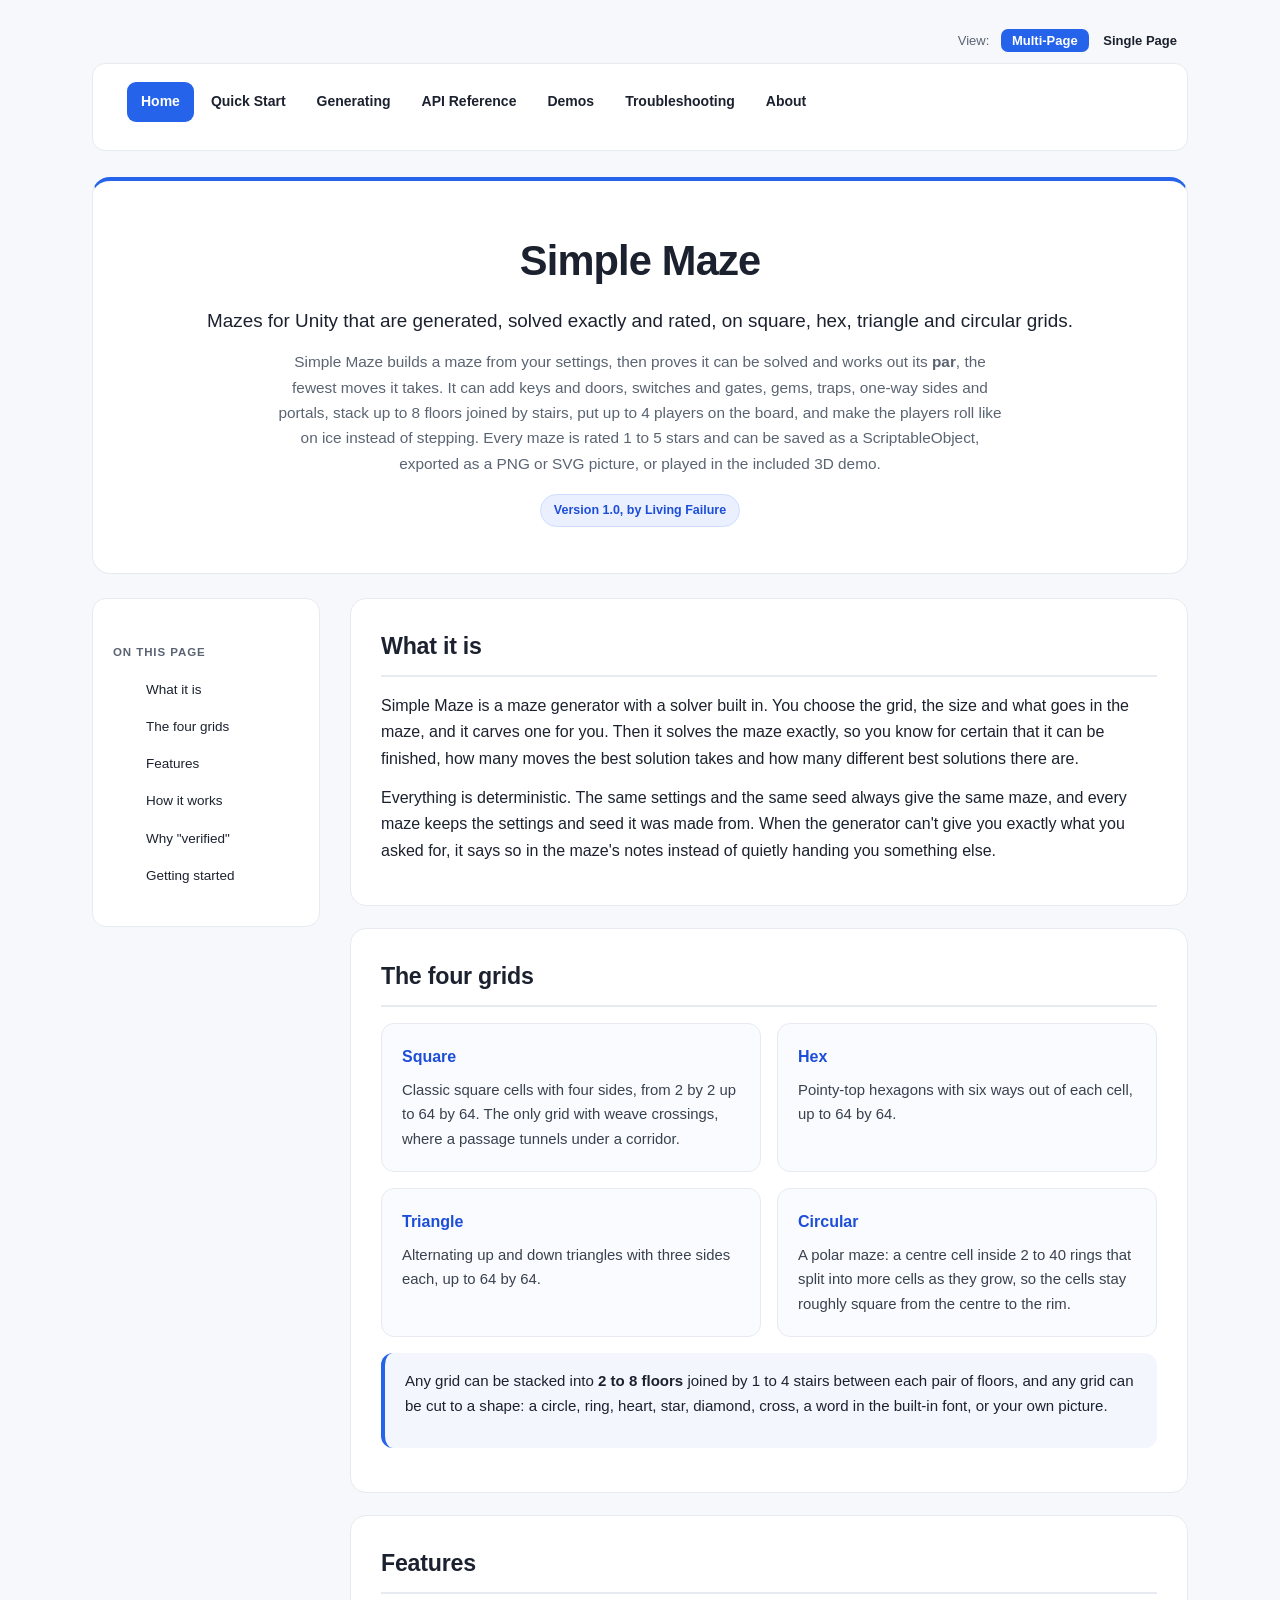
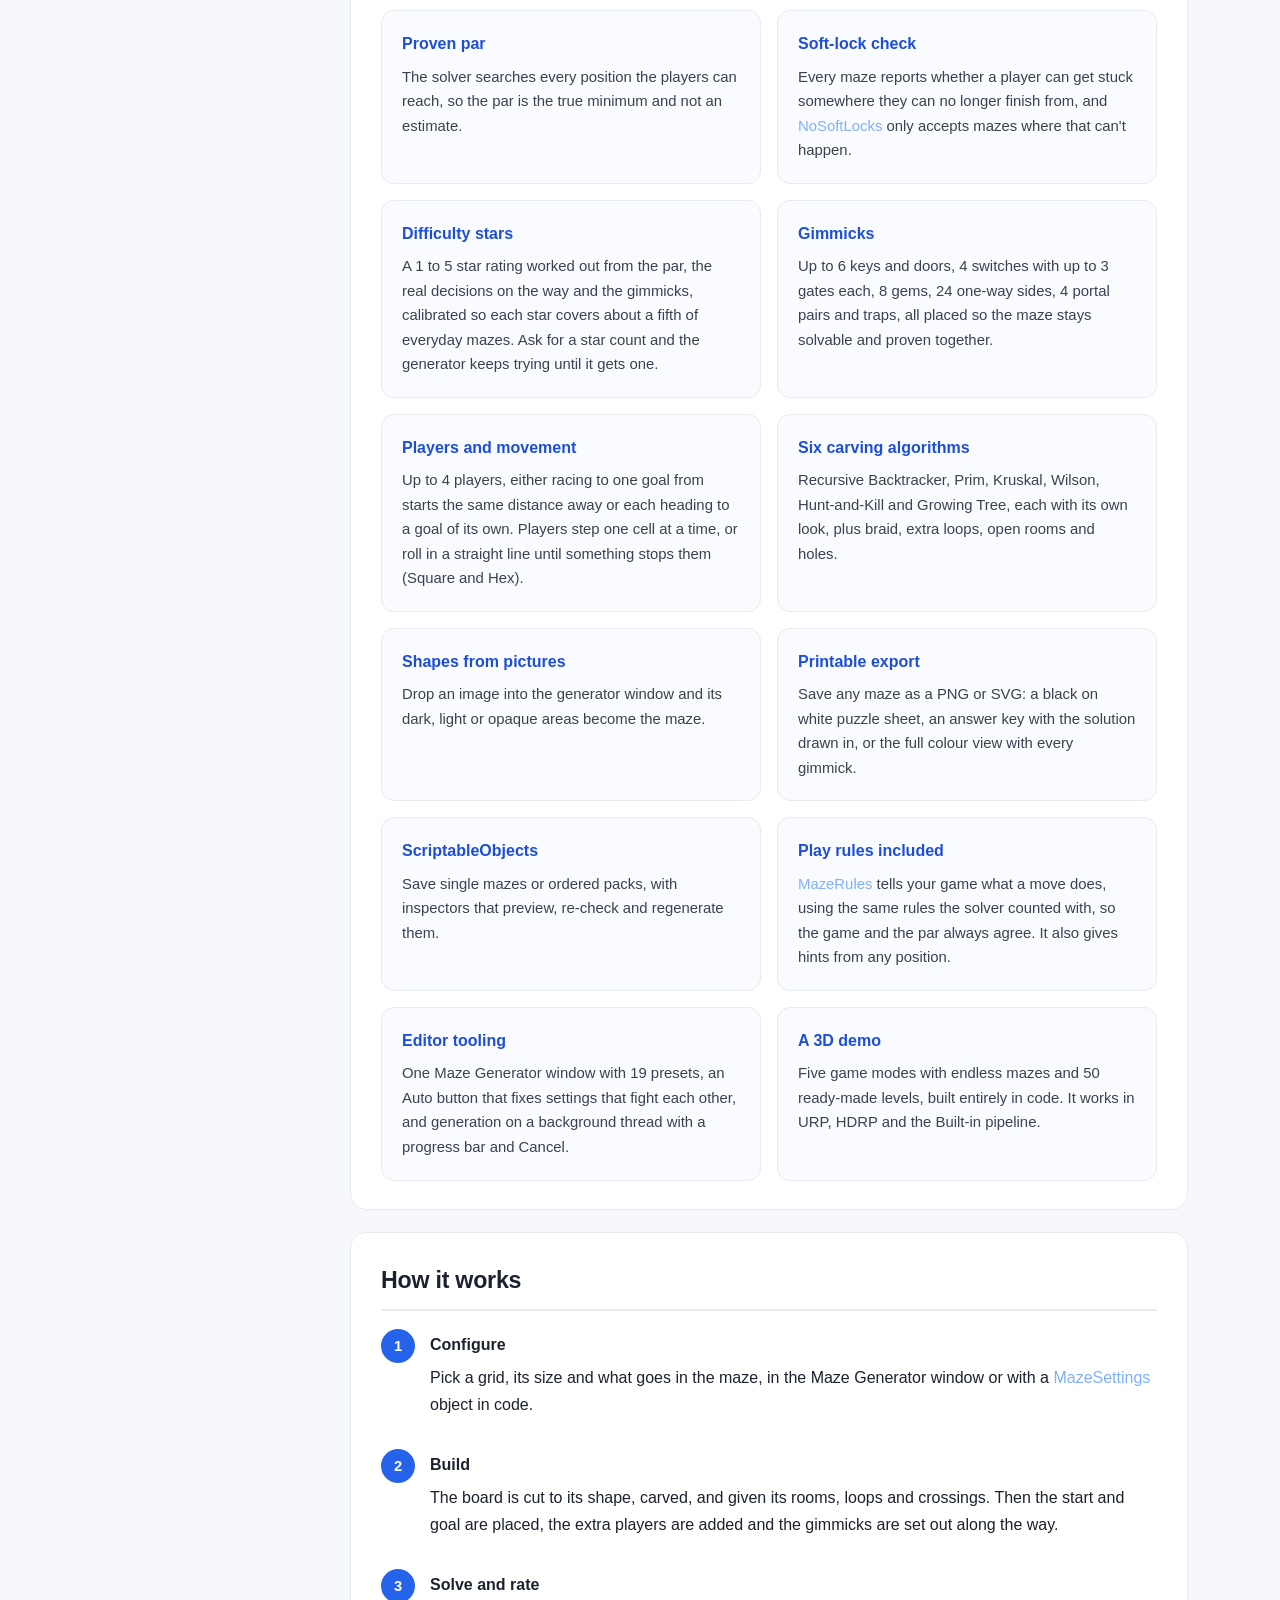
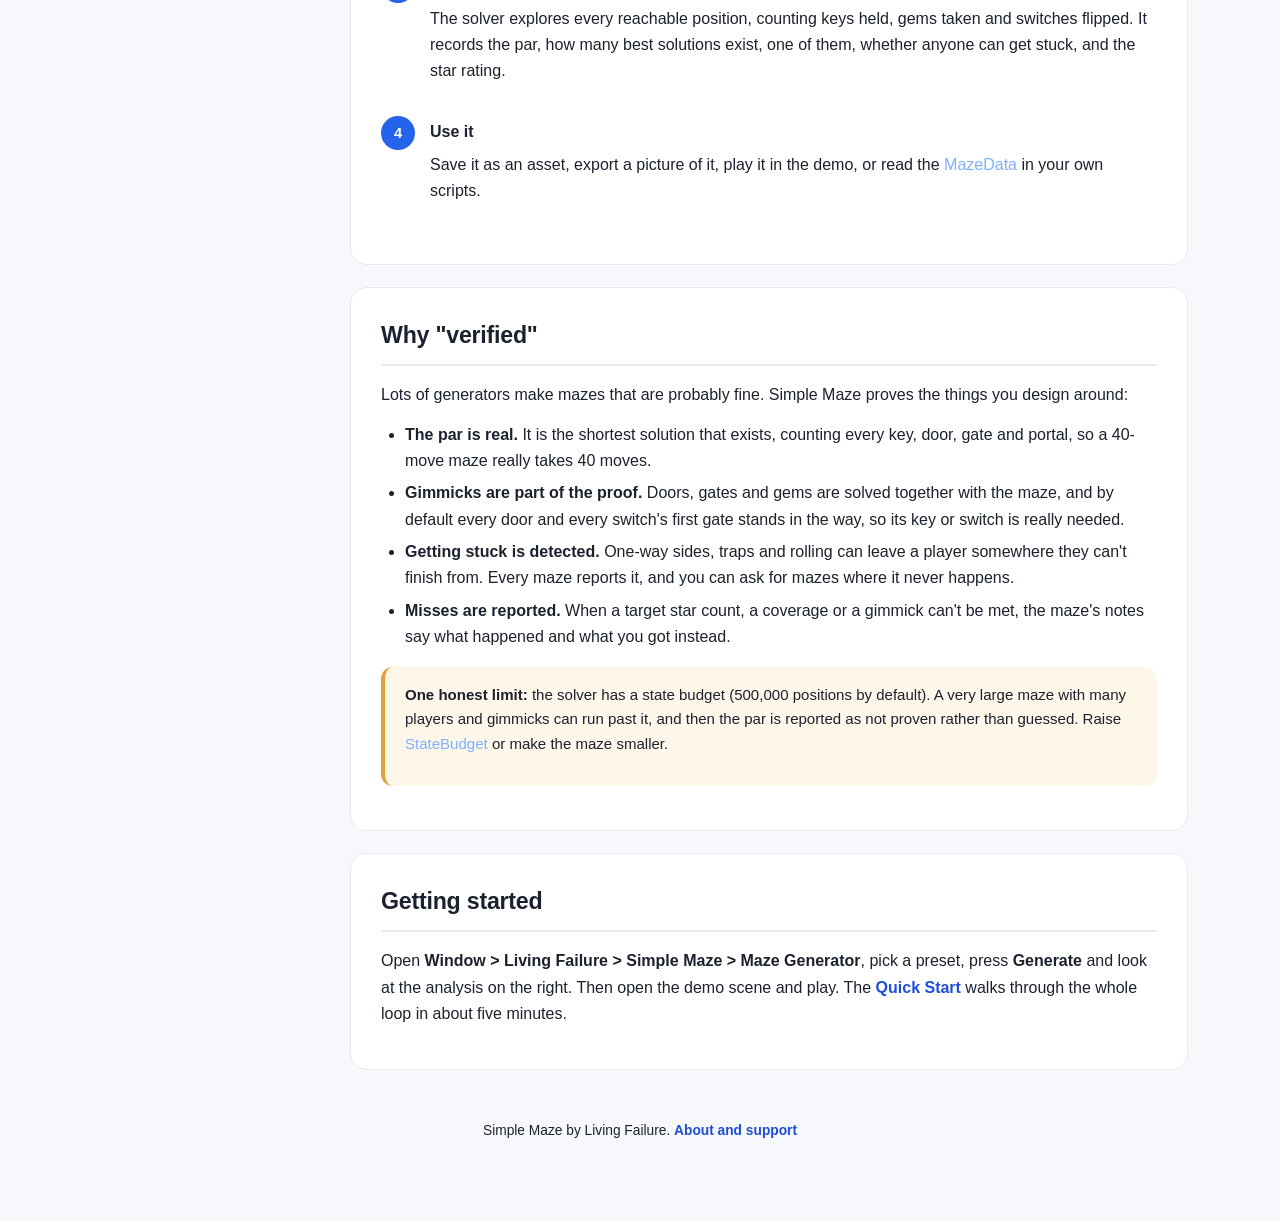
<file: index.html>
<!DOCTYPE html>
<html lang="en">
<head>
<meta charset="UTF-8">
<meta name="viewport" content="width=device-width, initial-scale=1.0">
<title>Simple Maze - Documentation</title>
<link rel="stylesheet" href="assets/styles.css">
</head>
<body>
<div class="page-wrap">

  <div class="format-selector" id="top">
    <span class="format-label">View:</span>
    <a href="index.html" class="format-link active">Multi-Page</a>
    <a href="single-page.html" class="format-link">Single Page</a>
  </div>

  <nav class="navbar"><ul>
    <li><a href="index.html" class="active">Home</a></li>
    <li><a href="quick-start.html">Quick Start</a></li>
    <li><a href="generating.html">Generating</a></li>
    <li><a href="api-reference.html">API Reference</a></li>
    <li><a href="demos.html">Demos</a></li>
    <li><a href="troubleshooting.html">Troubleshooting</a></li>
    <li><a href="about.html">About</a></li>
  </ul></nav>

  <div class="hero">
    <h1>Simple Maze</h1>
    <p class="tagline">Mazes for Unity that are generated, solved exactly and rated, on square, hex, triangle and circular grids.</p>
    <p class="sub-tagline">Simple Maze builds a maze from your settings, then proves it can be solved and works out its
      <strong>par</strong>, the fewest moves it takes. It can add keys and doors, switches and gates, gems, traps,
      one-way sides and portals, stack up to 8 floors joined by stairs, put up to 4 players on the board, and make
      the players roll like on ice instead of stepping. Every maze is rated 1 to 5 stars and can be saved as a
      ScriptableObject, exported as a PNG or SVG picture, or played in the included 3D demo.</p>
    <div class="pill">Version 1.0, by Living Failure</div>
  </div>

  <div class="page-layout">
    <aside class="toc">
      <h3>On this page</h3>
      <ul>
        <li><a href="#what">What it is</a></li>
        <li><a href="#grids">The four grids</a></li>
        <li><a href="#features">Features</a></li>
        <li><a href="#how">How it works</a></li>
        <li><a href="#verified">Why "verified"</a></li>
        <li><a href="#start">Getting started</a></li>
      </ul>
    </aside>
    <main class="content">

      <div class="section">
        <h2 id="what">What it is</h2>
        <p>Simple Maze is a maze generator with a solver built in. You choose the grid, the size and what goes in the
          maze, and it carves one for you. Then it solves the maze exactly, so you know for certain that it can be
          finished, how many moves the best solution takes and how many different best solutions there are.</p>
        <p>Everything is deterministic. The same settings and the same seed always give the same maze, and every
          maze keeps the settings and seed it was made from. When the generator can't give you exactly what you
          asked for, it says so in the maze's notes instead of quietly handing you something else.</p>
      </div>

      <div class="section">
        <h2 id="grids">The four grids</h2>
        <div class="feature-grid">
          <div class="feature-card"><h4>Square</h4><p>Classic square cells with four sides, from 2 by 2 up to
            64 by 64. The only grid with weave crossings, where a passage tunnels under a corridor.</p></div>
          <div class="feature-card"><h4>Hex</h4><p>Pointy-top hexagons with six ways out of each cell, up to
            64 by 64.</p></div>
          <div class="feature-card"><h4>Triangle</h4><p>Alternating up and down triangles with three sides
            each, up to 64 by 64.</p></div>
          <div class="feature-card"><h4>Circular</h4><p>A polar maze: a centre cell inside 2 to 40 rings that
            split into more cells as they grow, so the cells stay roughly square from the centre to the rim.</p></div>
        </div>
        <div class="callout info"><p>Any grid can be stacked into <strong>2 to 8 floors</strong> joined by 1 to 4
          stairs between each pair of floors, and any grid can be cut to a shape: a circle, ring, heart, star,
          diamond, cross, a word in the built-in font, or your own picture.</p></div>
      </div>

      <div class="section">
        <h2 id="features">Features</h2>
        <div class="feature-grid">
          <div class="feature-card"><h4>Proven par</h4><p>The solver searches every position the players can
            reach, so the par is the true minimum and not an estimate.</p></div>
          <div class="feature-card"><h4>Soft-lock check</h4><p>Every maze reports whether a player can get stuck
            somewhere they can no longer finish from, and <span class="k">NoSoftLocks</span> only accepts mazes
            where that can't happen.</p></div>
          <div class="feature-card"><h4>Difficulty stars</h4><p>A 1 to 5 star rating worked out from the par,
            the real decisions on the way and the gimmicks, calibrated so each star covers about a fifth of
            everyday mazes. Ask for a star count and the generator keeps trying until it gets one.</p></div>
          <div class="feature-card"><h4>Gimmicks</h4><p>Up to 6 keys and doors, 4 switches with up to 3 gates
            each, 8 gems, 24 one-way sides, 4 portal pairs and traps, all placed so the maze stays solvable and
            proven together.</p></div>
          <div class="feature-card"><h4>Players and movement</h4><p>Up to 4 players, either racing to one goal
            from starts the same distance away or each heading to a goal of its own. Players step one cell at a
            time, or roll in a straight line until something stops them (Square and Hex).</p></div>
          <div class="feature-card"><h4>Six carving algorithms</h4><p>Recursive Backtracker, Prim, Kruskal,
            Wilson, Hunt-and-Kill and Growing Tree, each with its own look, plus braid, extra loops, open rooms
            and holes.</p></div>
          <div class="feature-card"><h4>Shapes from pictures</h4><p>Drop an image into the generator window and
            its dark, light or opaque areas become the maze.</p></div>
          <div class="feature-card"><h4>Printable export</h4><p>Save any maze as a PNG or SVG: a black on white
            puzzle sheet, an answer key with the solution drawn in, or the full colour view with every
            gimmick.</p></div>
          <div class="feature-card"><h4>ScriptableObjects</h4><p>Save single mazes or ordered packs, with
            inspectors that preview, re-check and regenerate them.</p></div>
          <div class="feature-card"><h4>Play rules included</h4><p><span class="k">MazeRules</span> tells your
            game what a move does, using the same rules the solver counted with, so the game and the par always
            agree. It also gives hints from any position.</p></div>
          <div class="feature-card"><h4>Editor tooling</h4><p>One Maze Generator window with 19 presets, an Auto
            button that fixes settings that fight each other, and generation on a background thread with a
            progress bar and Cancel.</p></div>
          <div class="feature-card"><h4>A 3D demo</h4><p>Five game modes with endless mazes and 50 ready-made
            levels, built entirely in code. It works in URP, HDRP and the Built-in pipeline.</p></div>
        </div>
      </div>

      <div class="section">
        <h2 id="how">How it works</h2>
        <div class="step"><div class="step-number">1</div><div class="step-content">
          <h4>Configure</h4><p>Pick a grid, its size and what goes in the maze, in the Maze Generator window or
          with a <span class="k">MazeSettings</span> object in code.</p></div></div>
        <div class="step"><div class="step-number">2</div><div class="step-content">
          <h4>Build</h4><p>The board is cut to its shape, carved, and given its rooms, loops and crossings. Then
          the start and goal are placed, the extra players are added and the gimmicks are set out along the
          way.</p></div></div>
        <div class="step"><div class="step-number">3</div><div class="step-content">
          <h4>Solve and rate</h4><p>The solver explores every reachable position, counting keys held, gems taken
          and switches flipped. It records the par, how many best solutions exist, one of them, whether anyone can
          get stuck, and the star rating.</p></div></div>
        <div class="step"><div class="step-number">4</div><div class="step-content">
          <h4>Use it</h4><p>Save it as an asset, export a picture of it, play it in the demo, or read the
          <span class="k">MazeData</span> in your own scripts.</p></div></div>
      </div>

      <div class="section">
        <h2 id="verified">Why "verified"</h2>
        <p>Lots of generators make mazes that are probably fine. Simple Maze proves the things you design
          around:</p>
        <ul>
          <li><strong>The par is real.</strong> It is the shortest solution that exists, counting every key, door,
            gate and portal, so a 40-move maze really takes 40 moves.</li>
          <li><strong>Gimmicks are part of the proof.</strong> Doors, gates and gems are solved together with the
            maze, and by default every door and every switch's first gate stands in the way, so its key or switch
            is really needed.</li>
          <li><strong>Getting stuck is detected.</strong> One-way sides, traps and rolling can leave a player
            somewhere they can't finish from. Every maze reports it, and you can ask for mazes where it never
            happens.</li>
          <li><strong>Misses are reported.</strong> When a target star count, a coverage or a gimmick can't be
            met, the maze's notes say what happened and what you got instead.</li>
        </ul>
        <div class="callout warning"><p><strong>One honest limit:</strong> the solver has a state budget (500,000
          positions by default). A very large maze with many players and gimmicks can run past it, and then the
          par is reported as not proven rather than guessed. Raise <span class="k">StateBudget</span> or make the
          maze smaller.</p></div>
      </div>

      <div class="section">
        <h2 id="start">Getting started</h2>
        <p>Open <strong>Window &gt; Living Failure &gt; Simple Maze &gt; Maze Generator</strong>, pick a preset,
          press <strong>Generate</strong> and look at the analysis on the right. Then open the demo scene and play.
          The <a href="quick-start.html">Quick Start</a> walks through the whole loop in about five minutes.</p>
      </div>

    </main>
  </div>

  <div class="footer">
    <p>Simple Maze by Living Failure. <a href="about.html">About and support</a></p>
  </div>

</div>
</body>
</html>
</file>
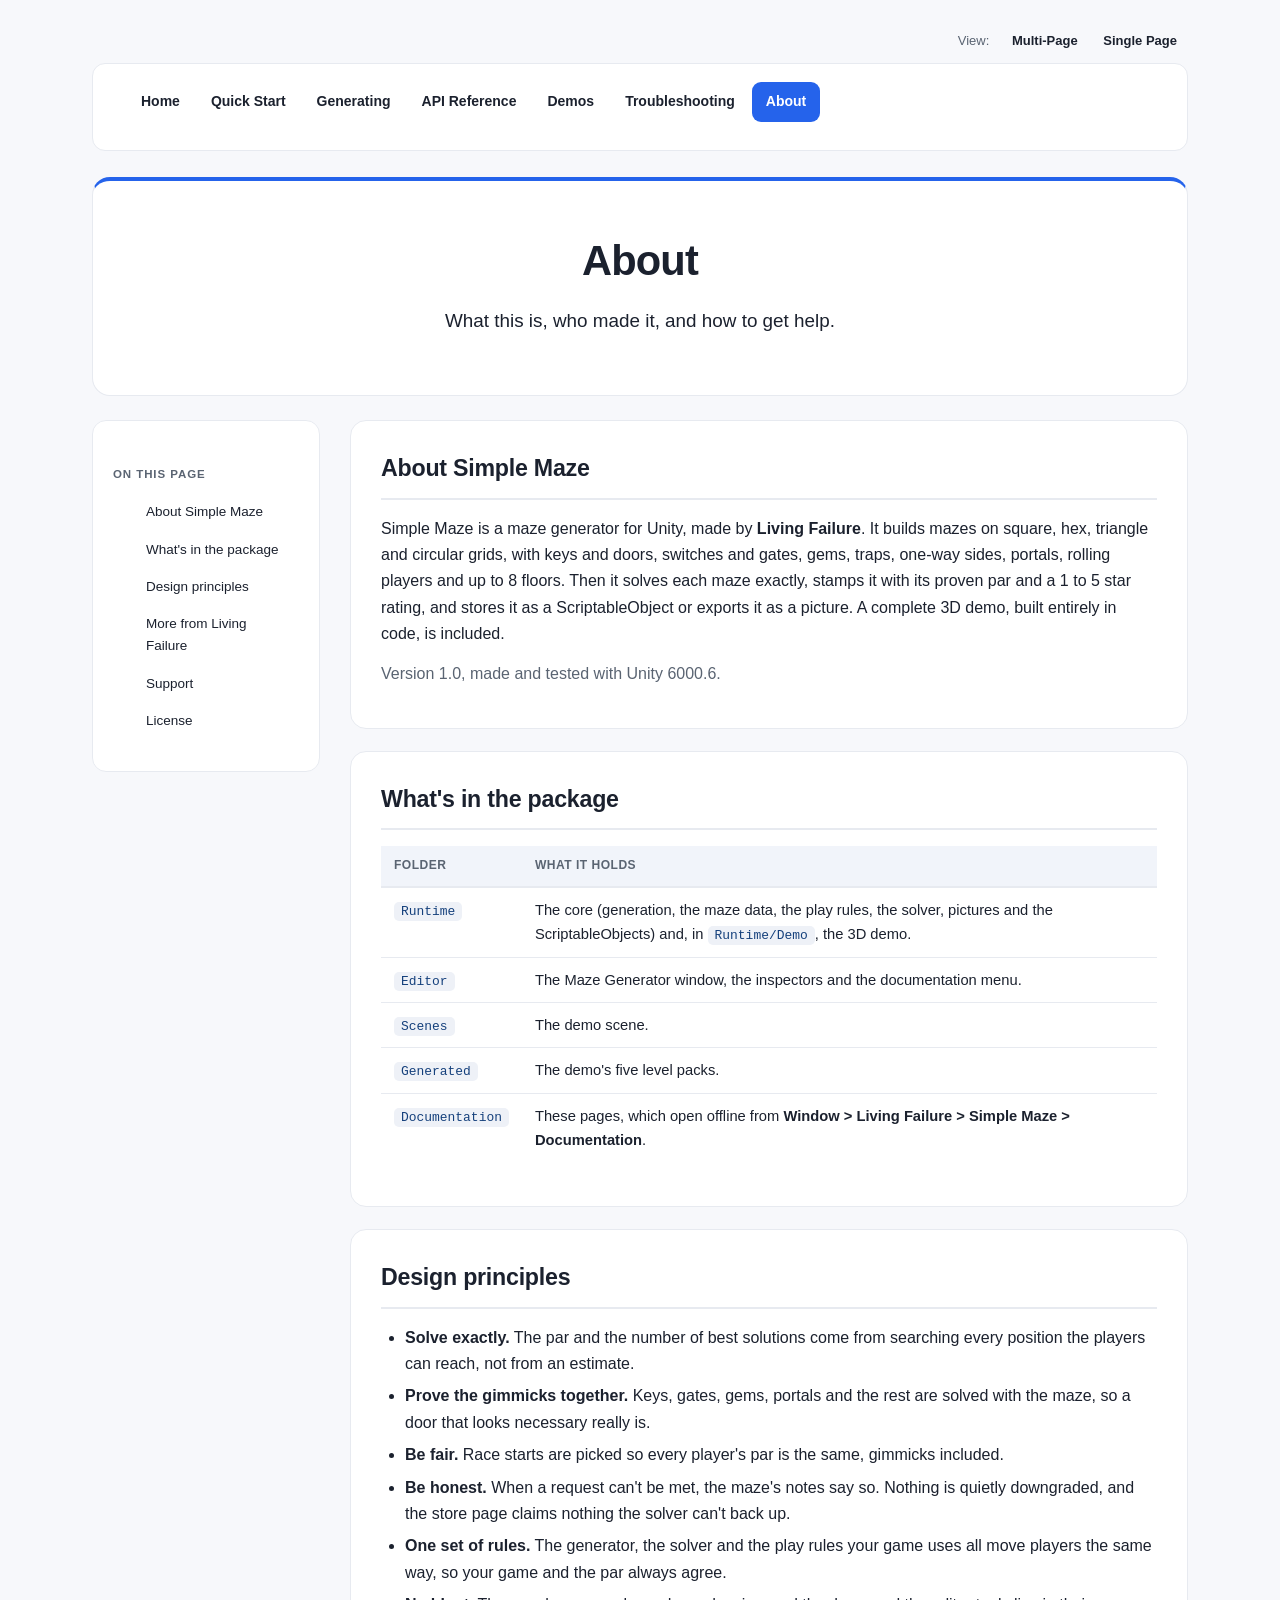
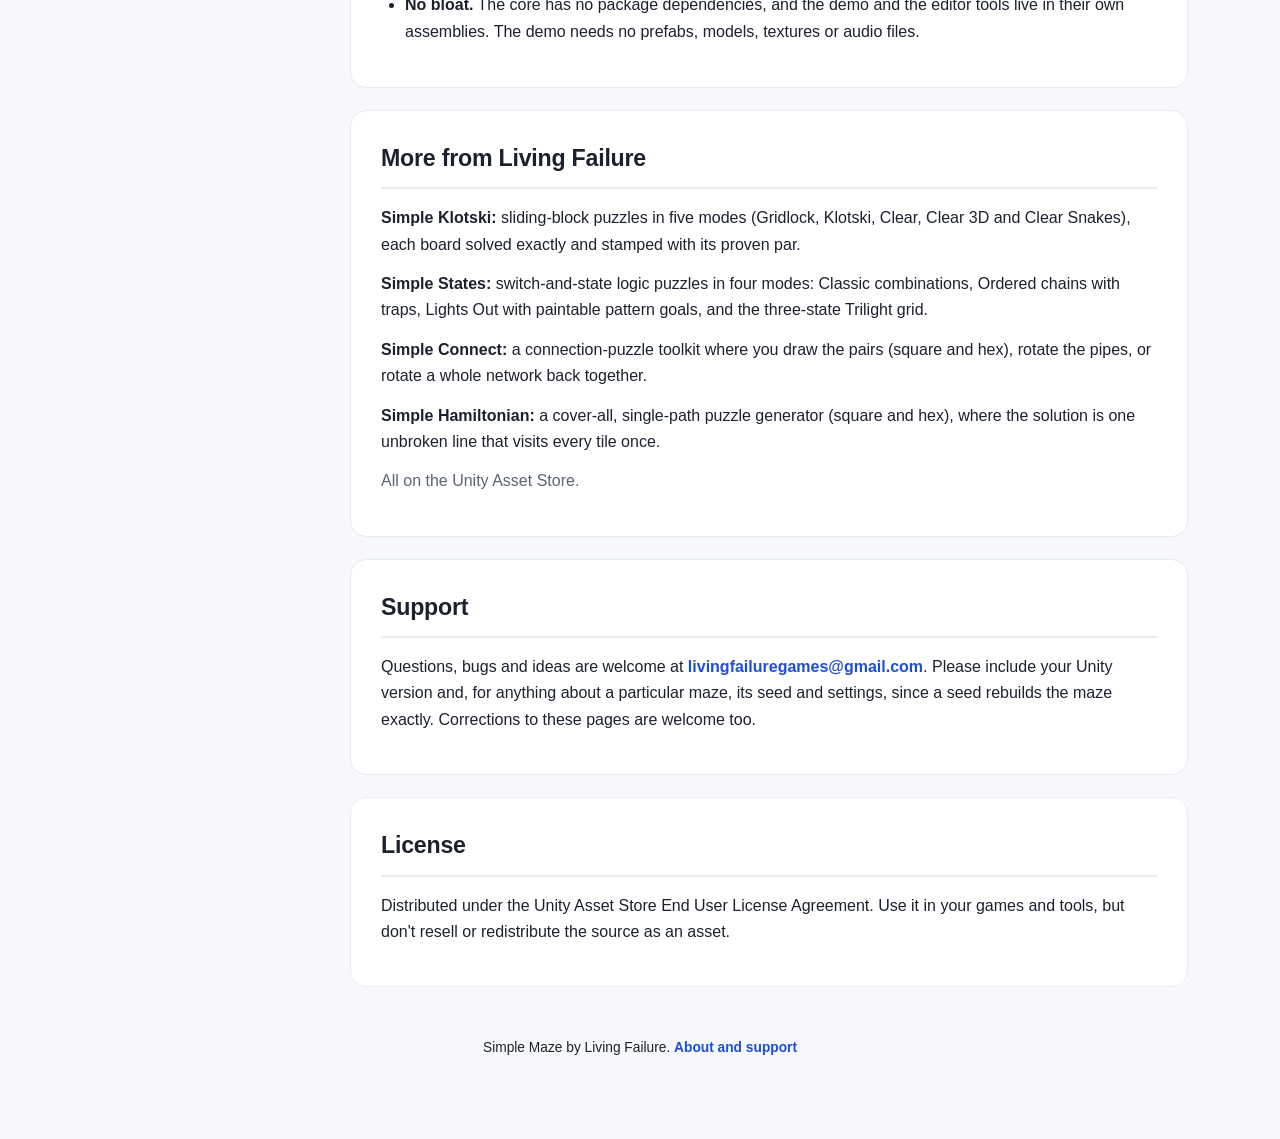
<file: about.html>
<!DOCTYPE html>
<html lang="en">
<head>
<meta charset="UTF-8">
<meta name="viewport" content="width=device-width, initial-scale=1.0">
<title>Simple Maze - About</title>
<link rel="stylesheet" href="assets/styles.css">
</head>
<body>
<div class="page-wrap">

  <div class="format-selector" id="top">
    <span class="format-label">View:</span>
    <a href="index.html" class="format-link">Multi-Page</a>
    <a href="single-page.html" class="format-link">Single Page</a>
  </div>

  <nav class="navbar"><ul>
    <li><a href="index.html">Home</a></li>
    <li><a href="quick-start.html">Quick Start</a></li>
    <li><a href="generating.html">Generating</a></li>
    <li><a href="api-reference.html">API Reference</a></li>
    <li><a href="demos.html">Demos</a></li>
    <li><a href="troubleshooting.html">Troubleshooting</a></li>
    <li><a href="about.html" class="active">About</a></li>
  </ul></nav>

  <div class="hero">
    <h1>About</h1>
    <p class="tagline">What this is, who made it, and how to get help.</p>
  </div>

  <div class="page-layout">
    <aside class="toc">
      <h3>On this page</h3>
      <ul>
        <li><a href="#about">About Simple Maze</a></li>
        <li><a href="#inside">What's in the package</a></li>
        <li><a href="#design">Design principles</a></li>
        <li><a href="#more">More from Living Failure</a></li>
        <li><a href="#support">Support</a></li>
        <li><a href="#license">License</a></li>
      </ul>
    </aside>
    <main class="content">

      <div class="section">
        <h2 id="about">About Simple Maze</h2>
        <p>Simple Maze is a maze generator for Unity, made by <strong>Living Failure</strong>. It builds mazes on square,
          hex, triangle and circular grids, with keys and doors, switches and gates, gems, traps, one-way sides, portals,
          rolling players and up to 8 floors. Then it solves each maze exactly, stamps it with its proven par and a 1 to 5
          star rating, and stores it as a ScriptableObject or exports it as a picture. A complete 3D demo, built entirely
          in code, is included.</p>
        <p class="muted">Version 1.0, made and tested with Unity 6000.6.</p>
      </div>

      <div class="section">
        <h2 id="inside">What's in the package</h2>
        <table>
          <tr><th>Folder</th><th>What it holds</th></tr>
          <tr><td><code>Runtime</code></td><td>The core (generation, the maze data, the play rules, the solver, pictures and
            the ScriptableObjects) and, in <code>Runtime/Demo</code>, the 3D demo.</td></tr>
          <tr><td><code>Editor</code></td><td>The Maze Generator window, the inspectors and the documentation
            menu.</td></tr>
          <tr><td><code>Scenes</code></td><td>The demo scene.</td></tr>
          <tr><td><code>Generated</code></td><td>The demo's five level packs.</td></tr>
          <tr><td><code>Documentation</code></td><td>These pages, which open offline from <strong>Window &gt; Living
            Failure &gt; Simple Maze &gt; Documentation</strong>.</td></tr>
        </table>
      </div>

      <div class="section">
        <h2 id="design">Design principles</h2>
        <ul>
          <li><strong>Solve exactly.</strong> The par and the number of best solutions come from searching every position
            the players can reach, not from an estimate.</li>
          <li><strong>Prove the gimmicks together.</strong> Keys, gates, gems, portals and the rest are solved with the
            maze, so a door that looks necessary really is.</li>
          <li><strong>Be fair.</strong> Race starts are picked so every player's par is the same, gimmicks
            included.</li>
          <li><strong>Be honest.</strong> When a request can't be met, the maze's notes say so. Nothing is quietly
            downgraded, and the store page claims nothing the solver can't back up.</li>
          <li><strong>One set of rules.</strong> The generator, the solver and the play rules your game uses all move
            players the same way, so your game and the par always agree.</li>
          <li><strong>No bloat.</strong> The core has no package dependencies, and the demo and the editor tools live in
            their own assemblies. The demo needs no prefabs, models, textures or audio files.</li>
        </ul>
      </div>

      <div class="section">
        <h2 id="more">More from Living Failure</h2>
        <p><strong>Simple Klotski:</strong> sliding-block puzzles in five modes (Gridlock, Klotski, Clear, Clear 3D and
          Clear Snakes), each board solved exactly and stamped with its proven par.</p>
        <p><strong>Simple States:</strong> switch-and-state logic puzzles in four modes: Classic combinations, Ordered
          chains with traps, Lights Out with paintable pattern goals, and the three-state Trilight grid.</p>
        <p><strong>Simple Connect:</strong> a connection-puzzle toolkit where you draw the pairs (square and hex), rotate
          the pipes, or rotate a whole network back together.</p>
        <p><strong>Simple Hamiltonian:</strong> a cover-all, single-path puzzle generator (square and hex), where the
          solution is one unbroken line that visits every tile once.</p>
        <p class="muted">All on the Unity Asset Store.</p>
      </div>

      <div class="section">
        <h2 id="support">Support</h2>
        <p>Questions, bugs and ideas are welcome at
          <a href="mailto:livingfailuregames@gmail.com">livingfailuregames@gmail.com</a>. Please include your Unity version
          and, for anything about a particular maze, its seed and settings, since a seed rebuilds the maze exactly.
          Corrections to these pages are welcome too.</p>
      </div>

      <div class="section">
        <h2 id="license">License</h2>
        <p>Distributed under the Unity Asset Store End User License Agreement. Use it in your games and tools, but don't
          resell or redistribute the source as an asset.</p>
      </div>

    </main>
  </div>

  <div class="footer">
    <p>Simple Maze by Living Failure. <a href="about.html">About and support</a></p>
  </div>

</div>
</body>
</html>
</file>
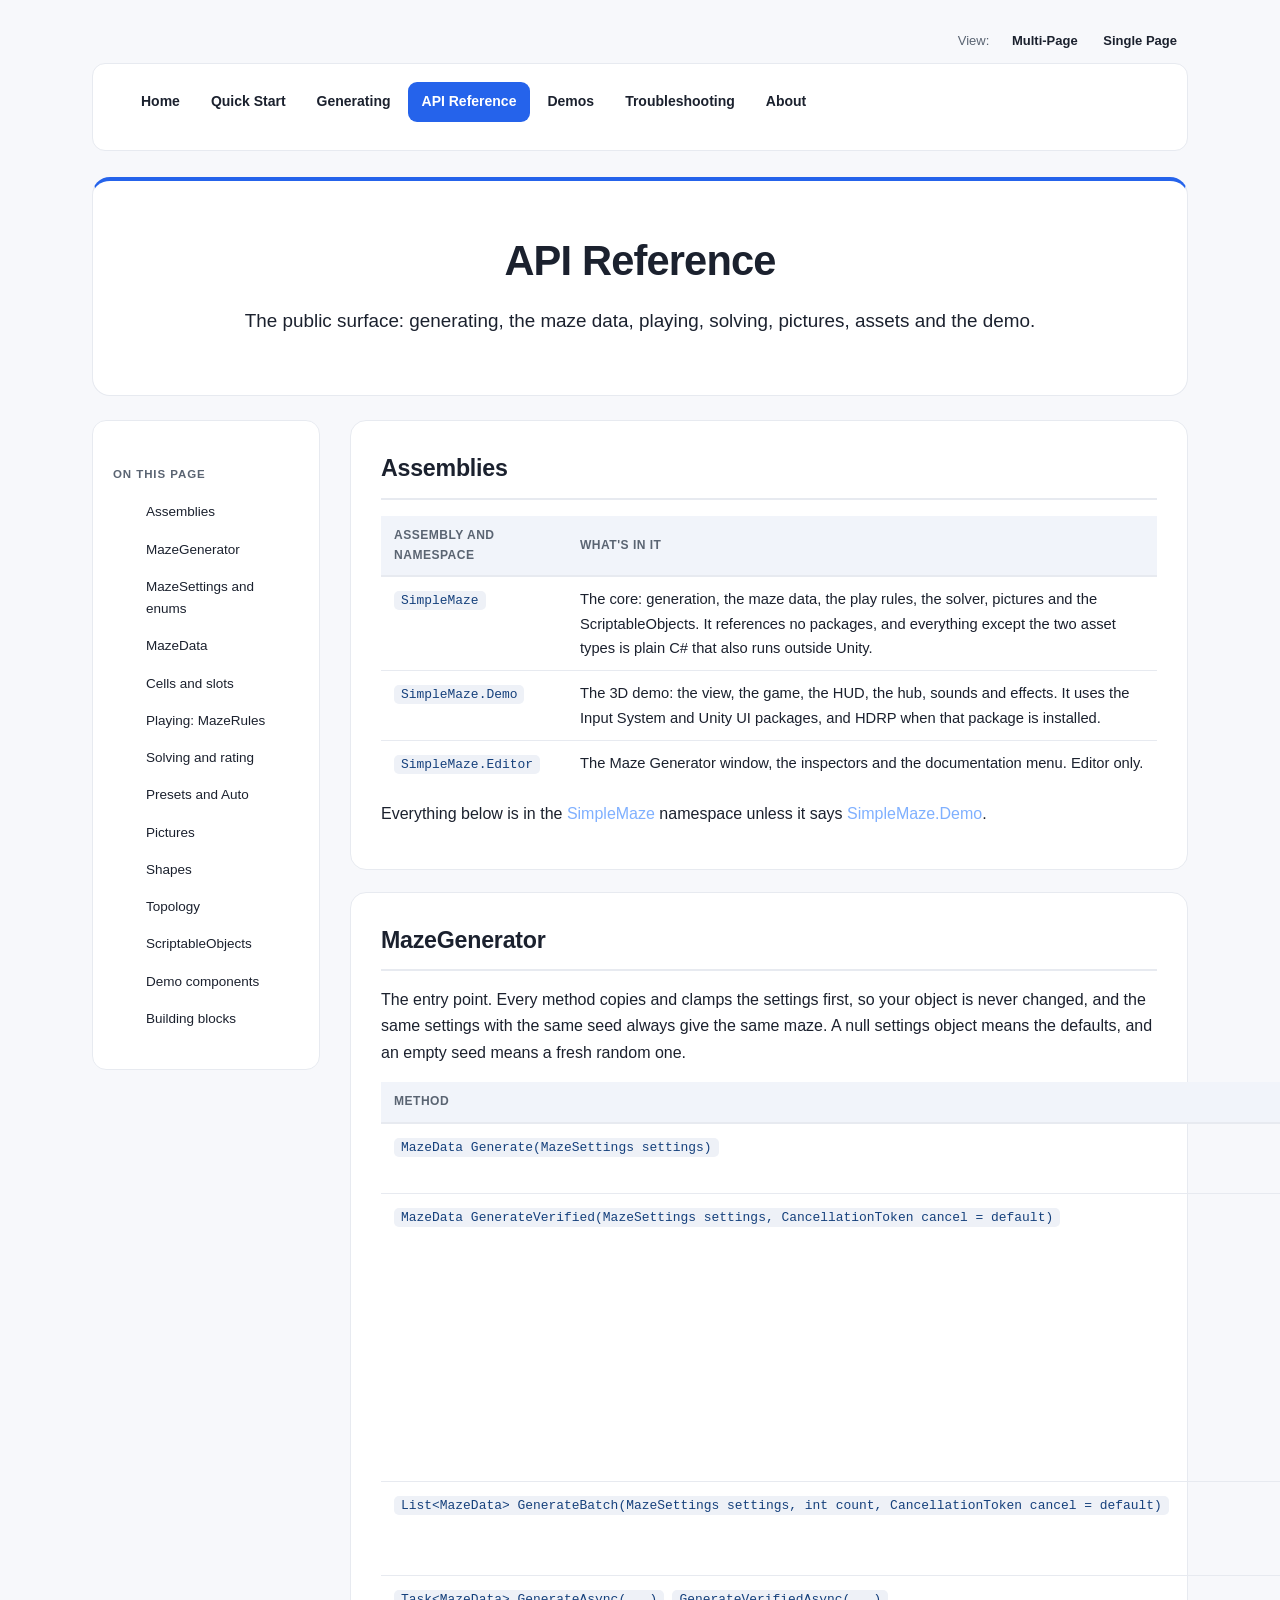
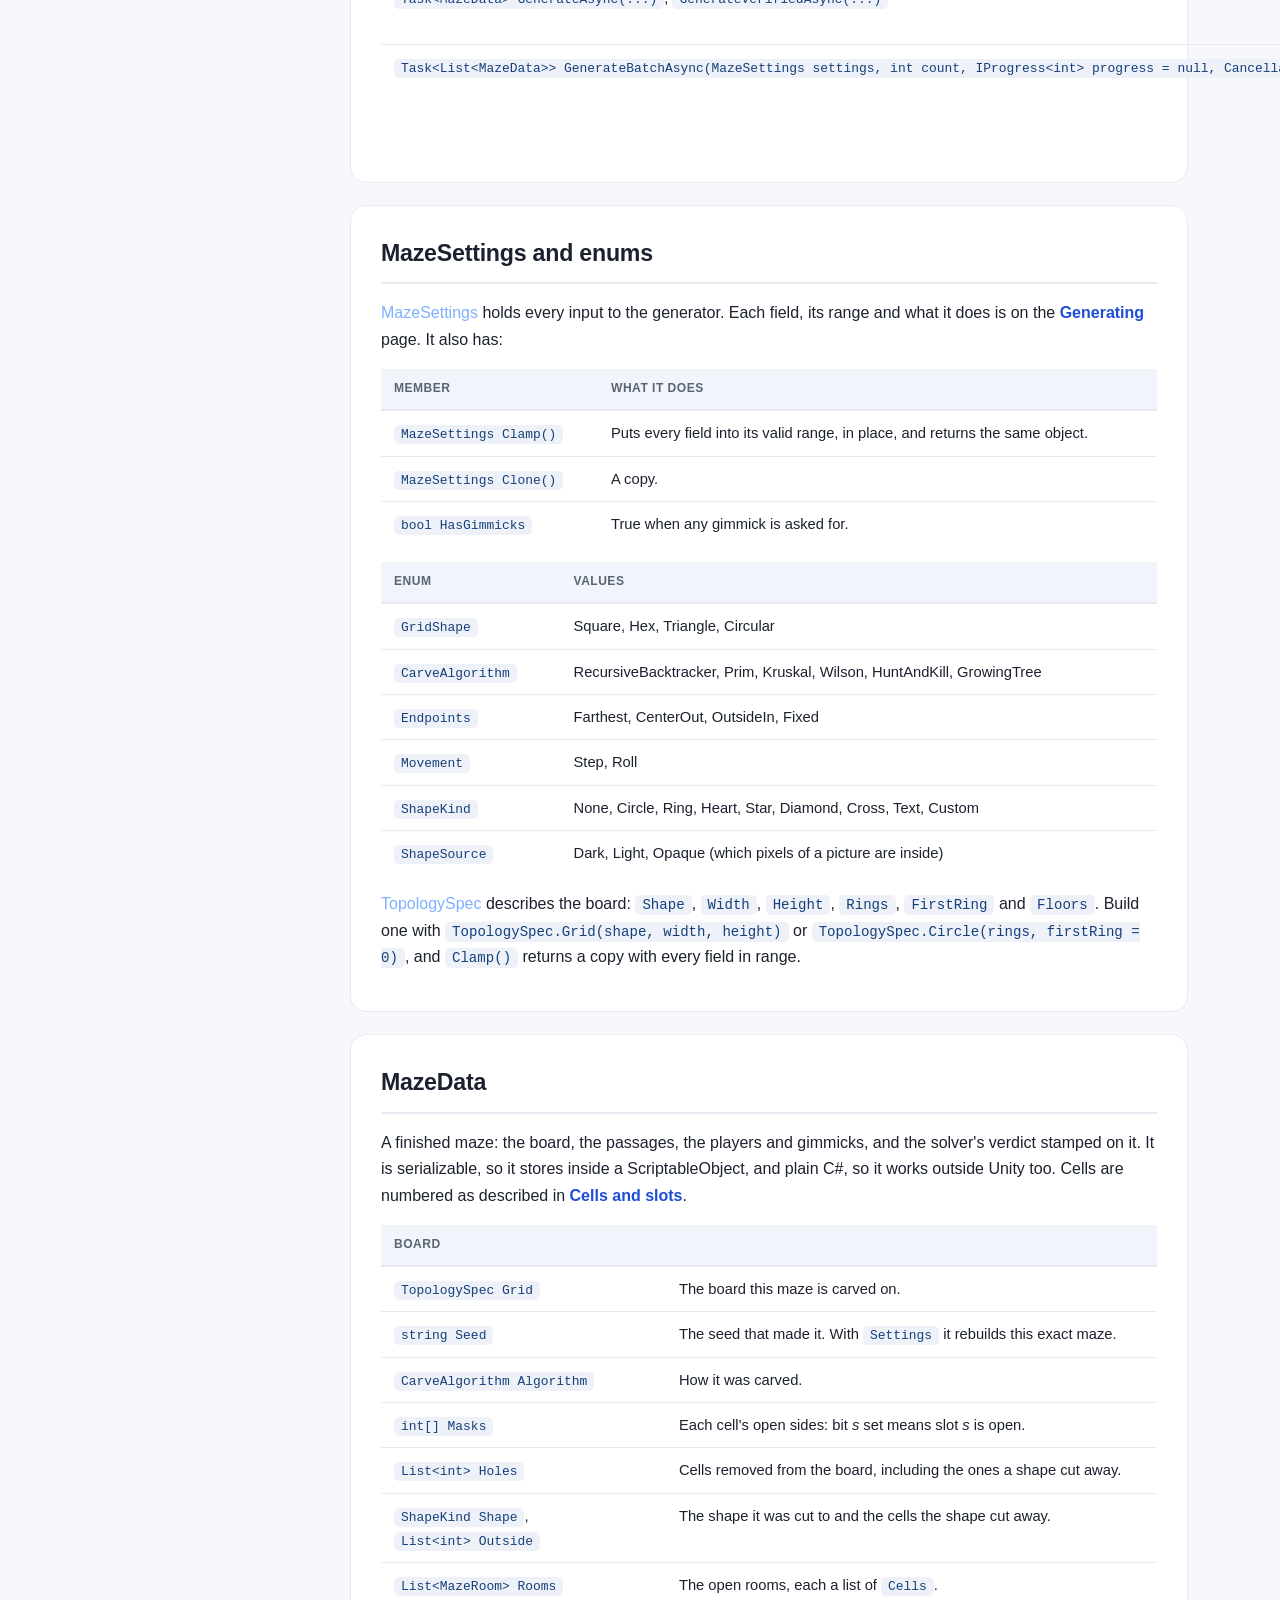
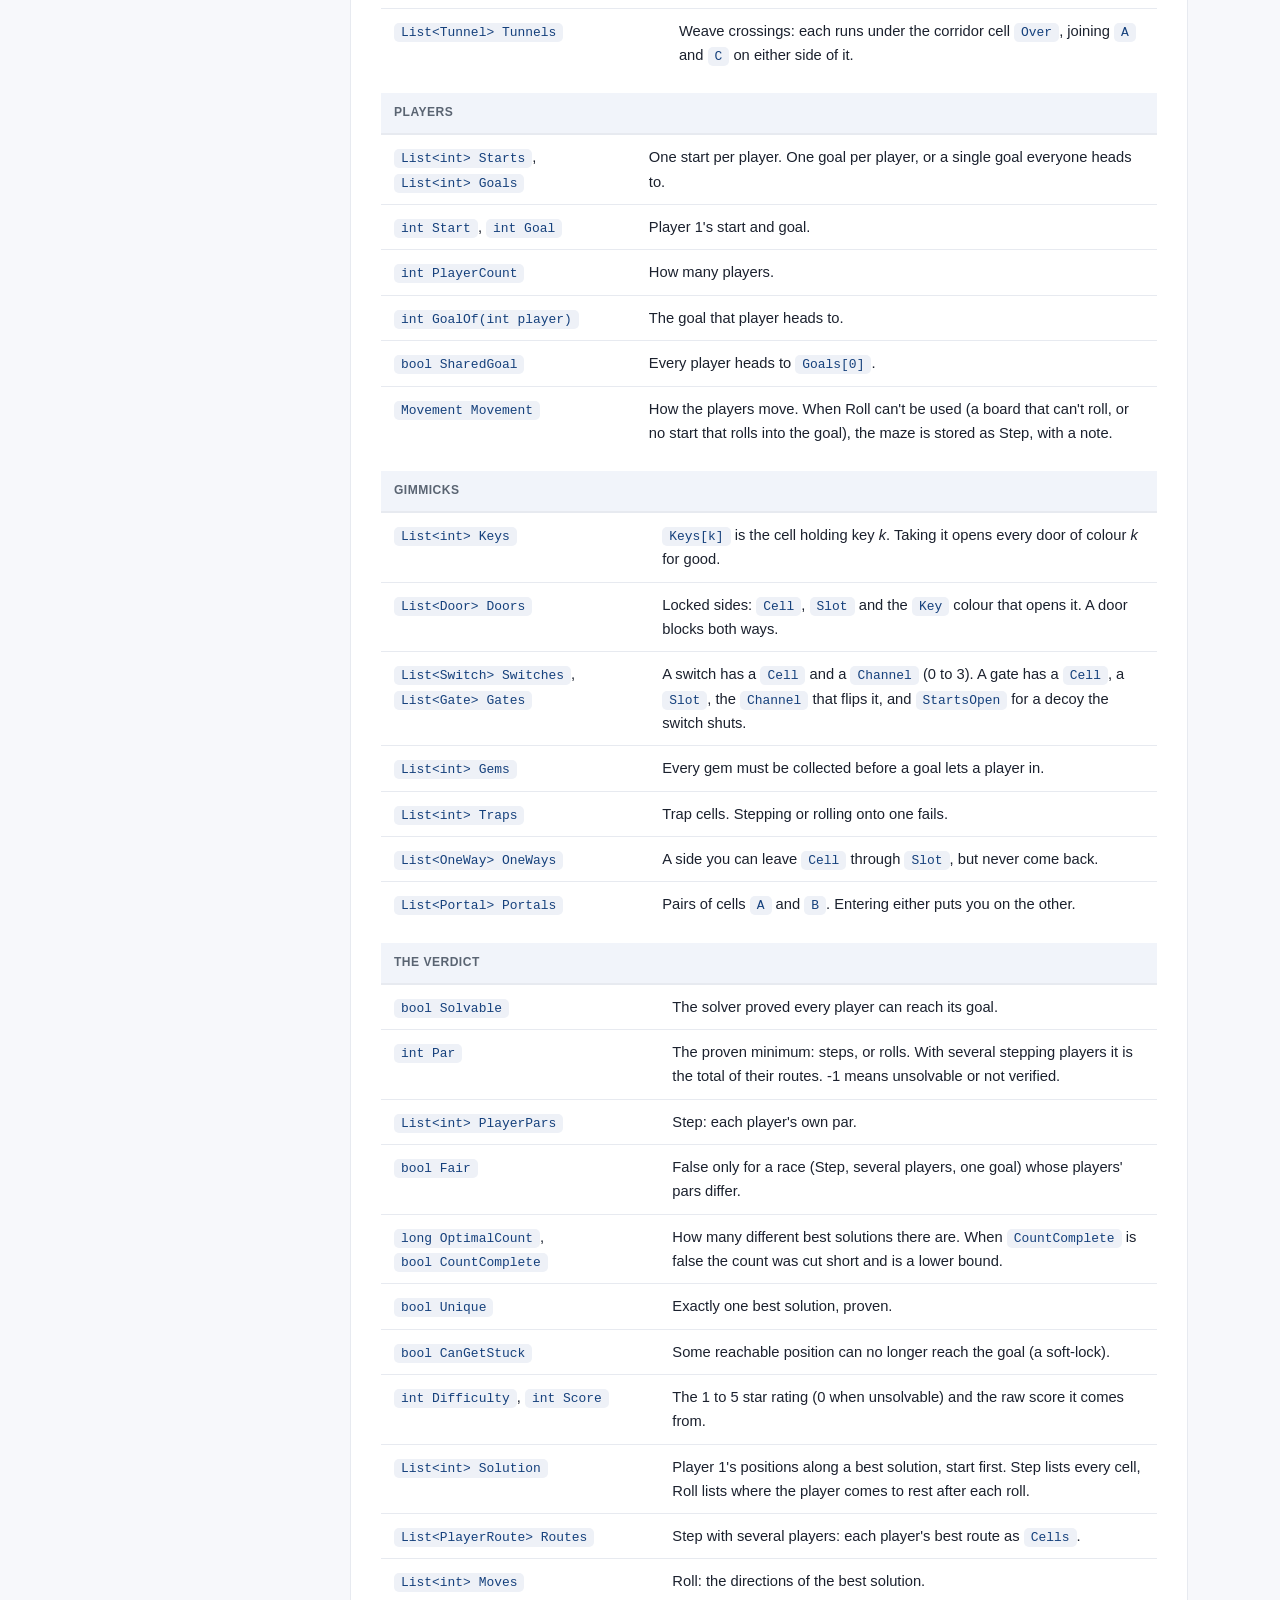
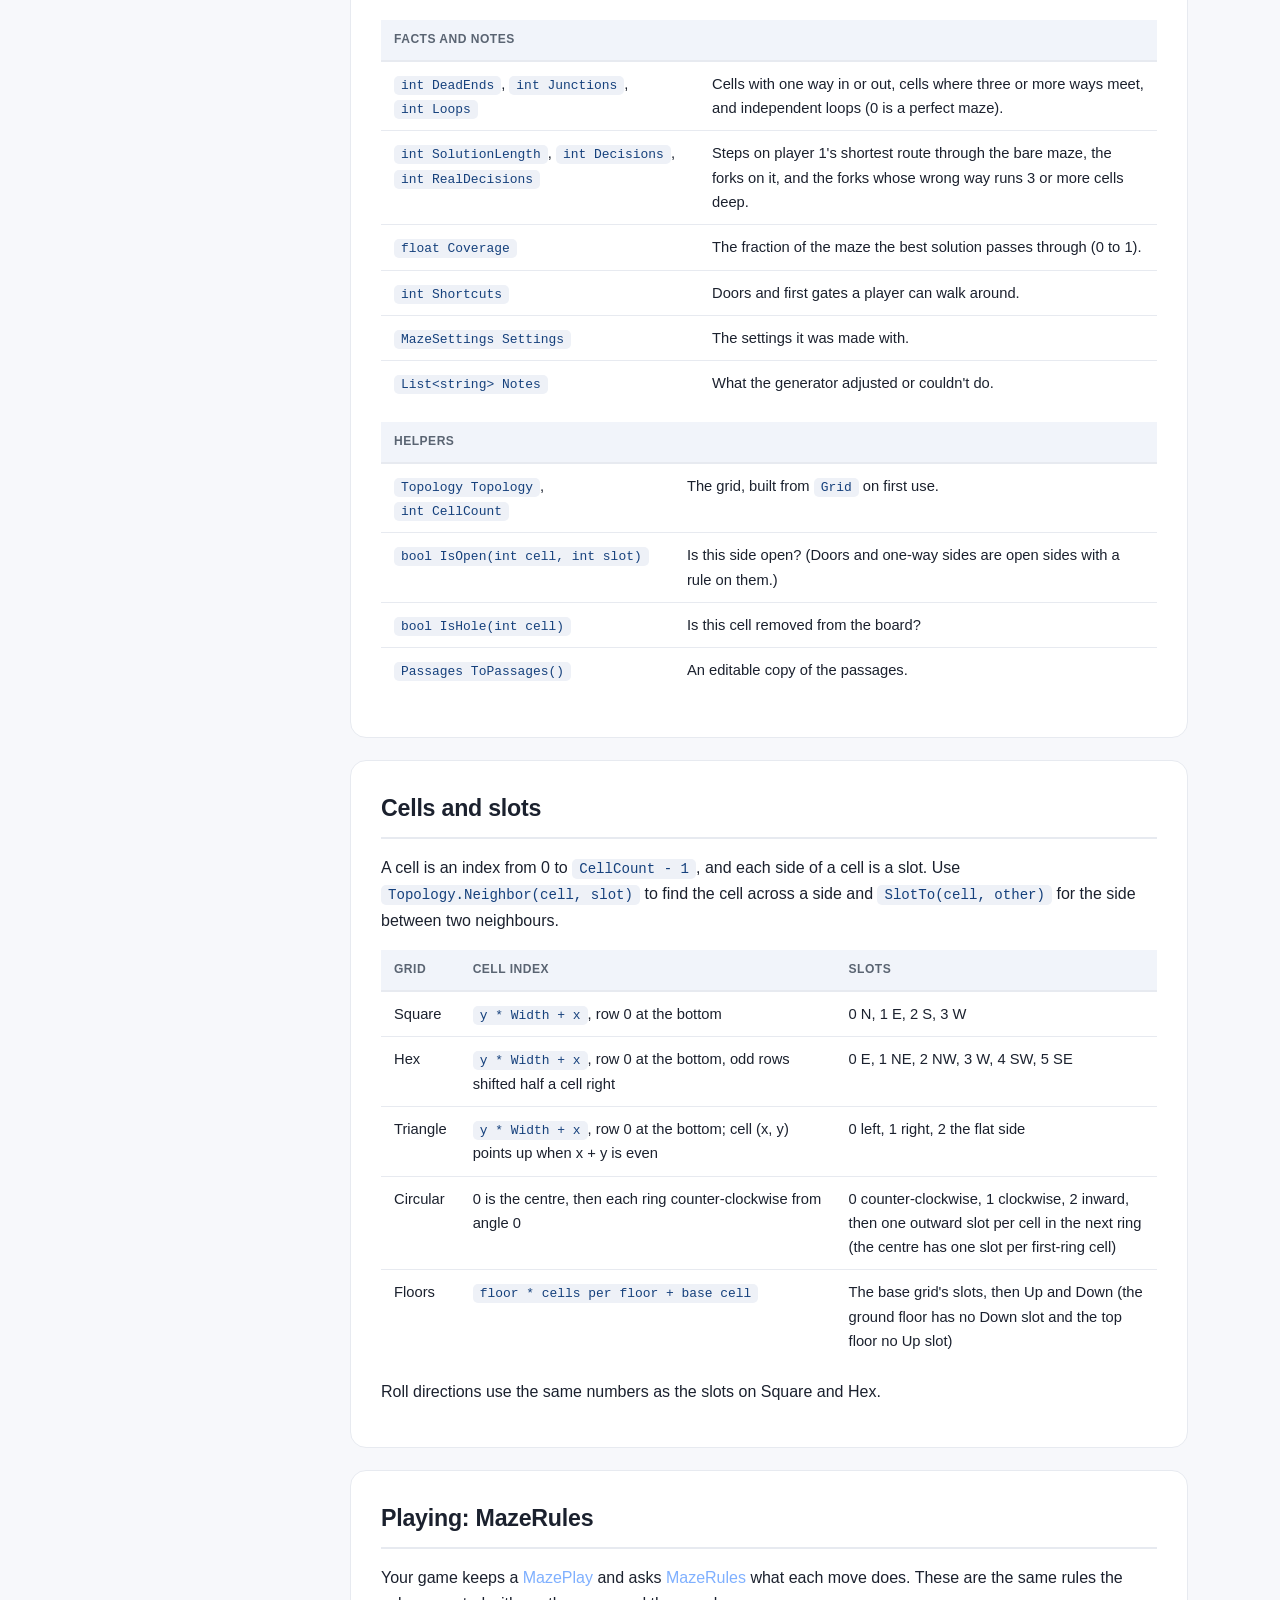
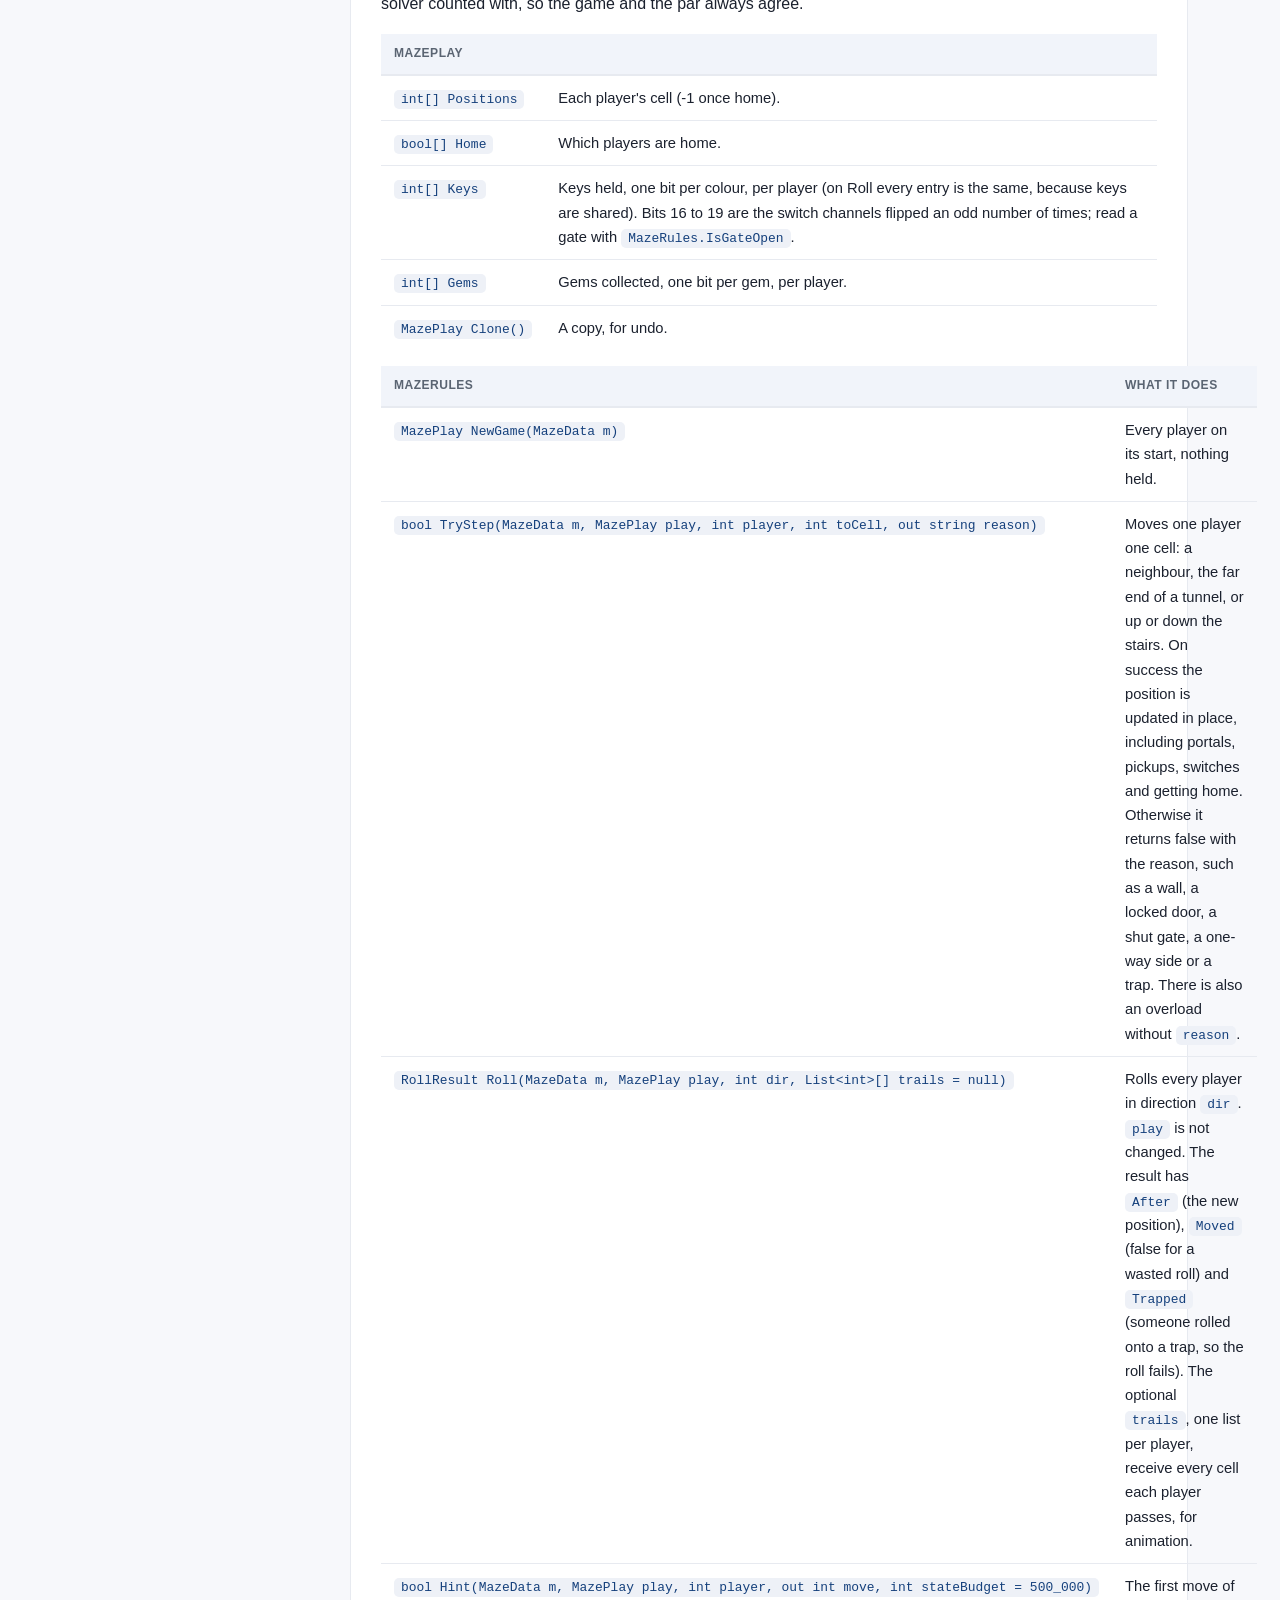
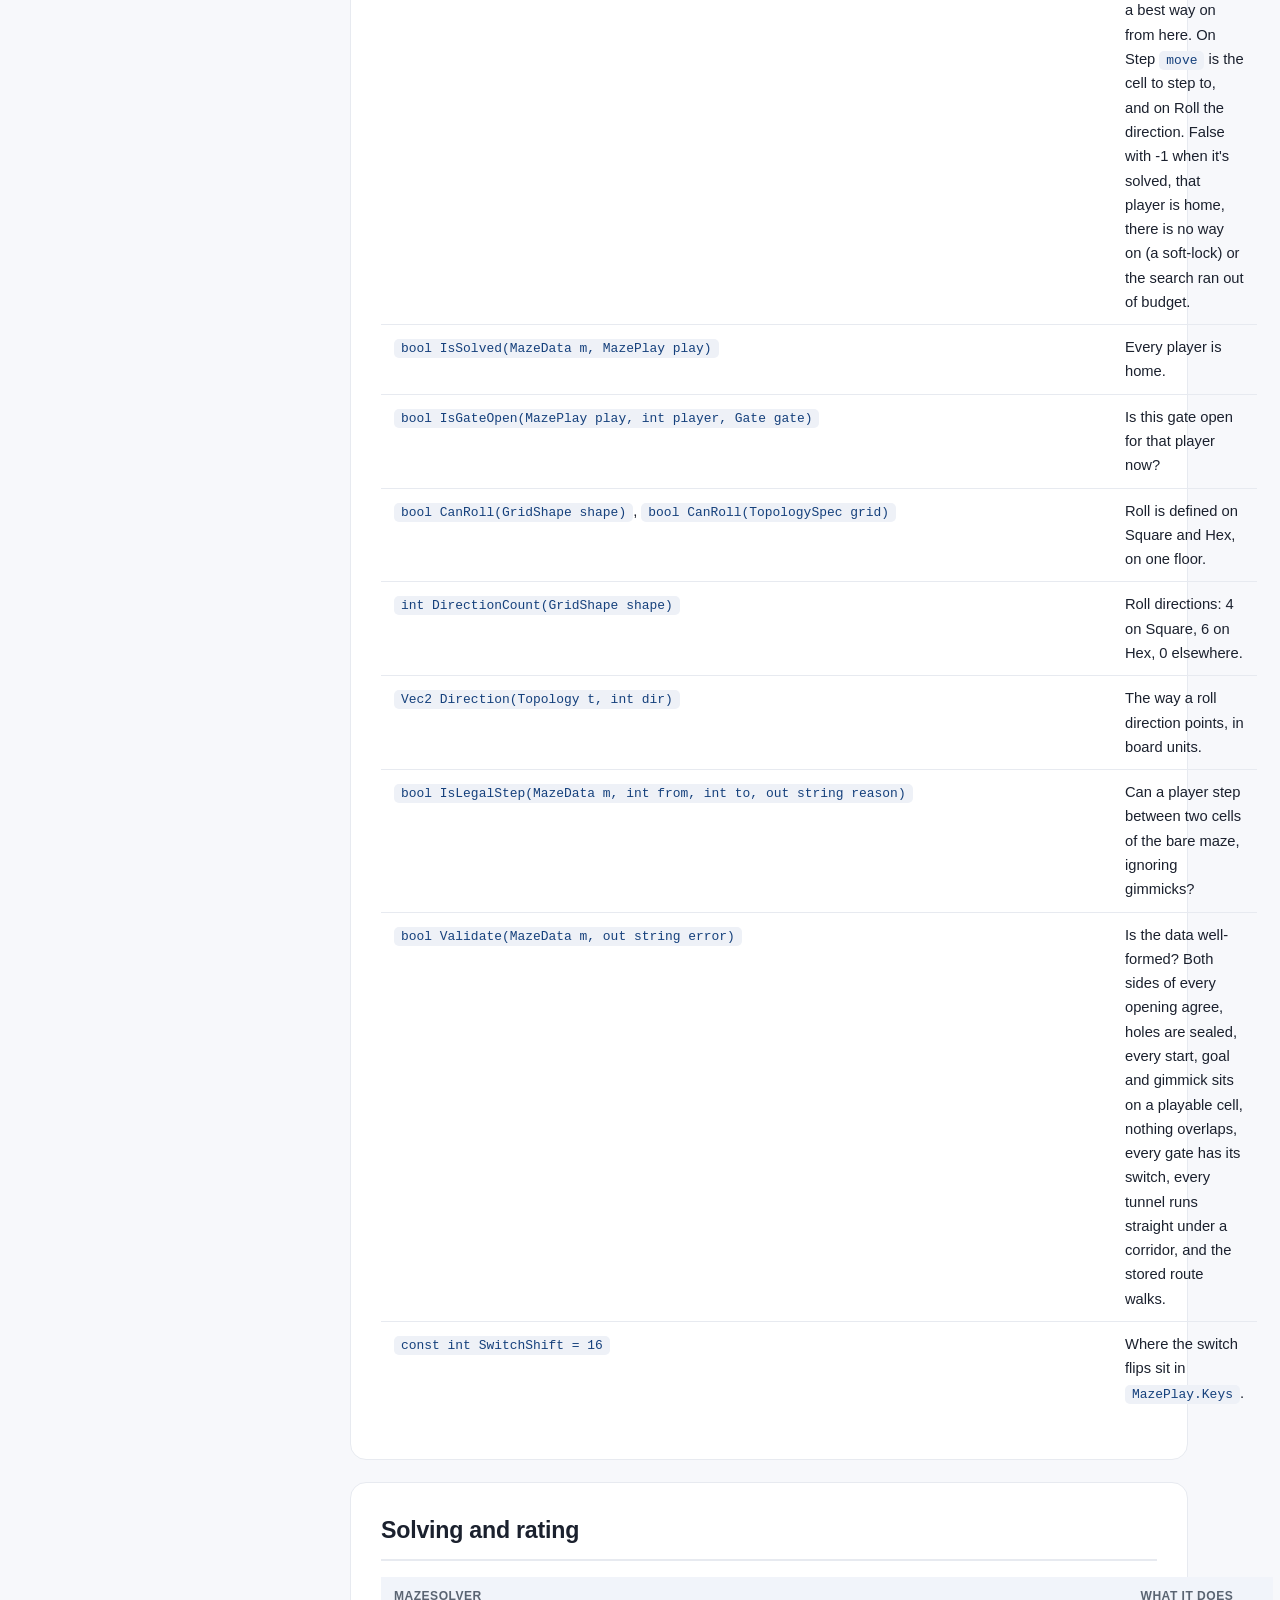
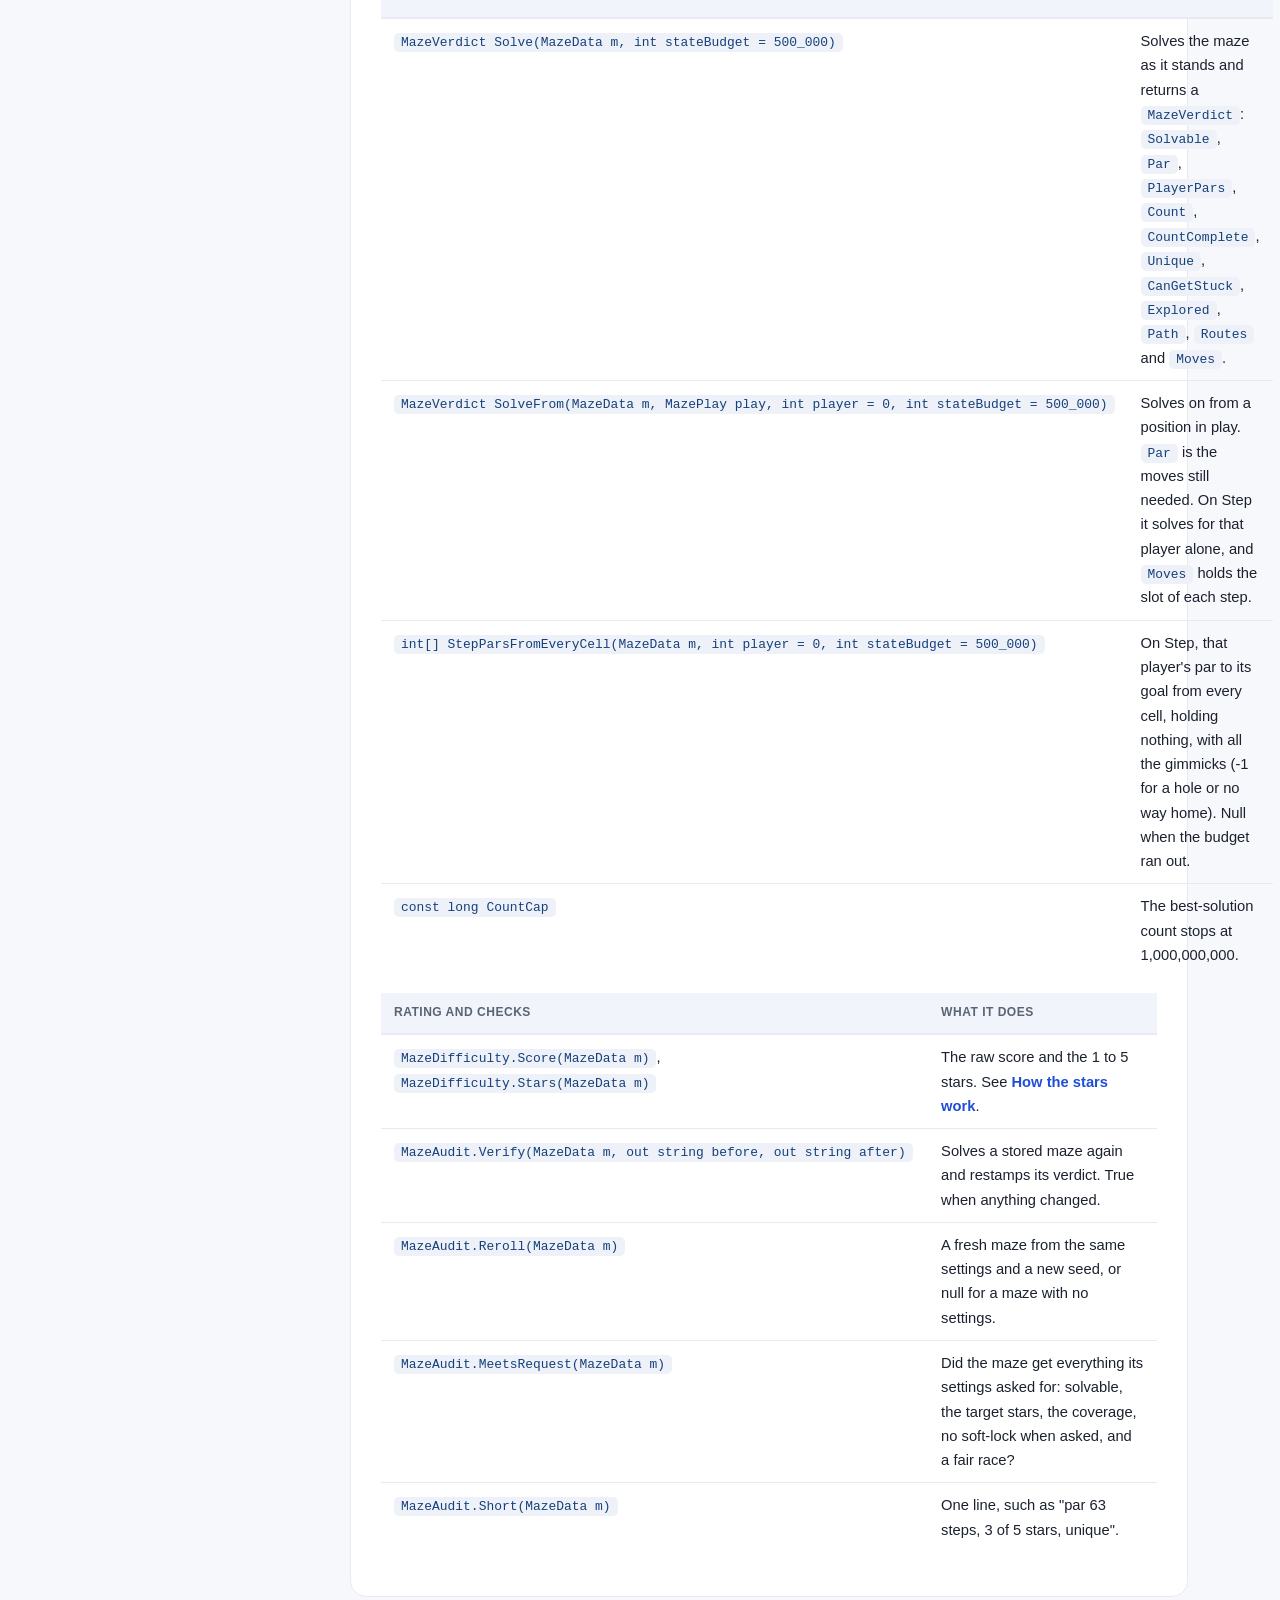
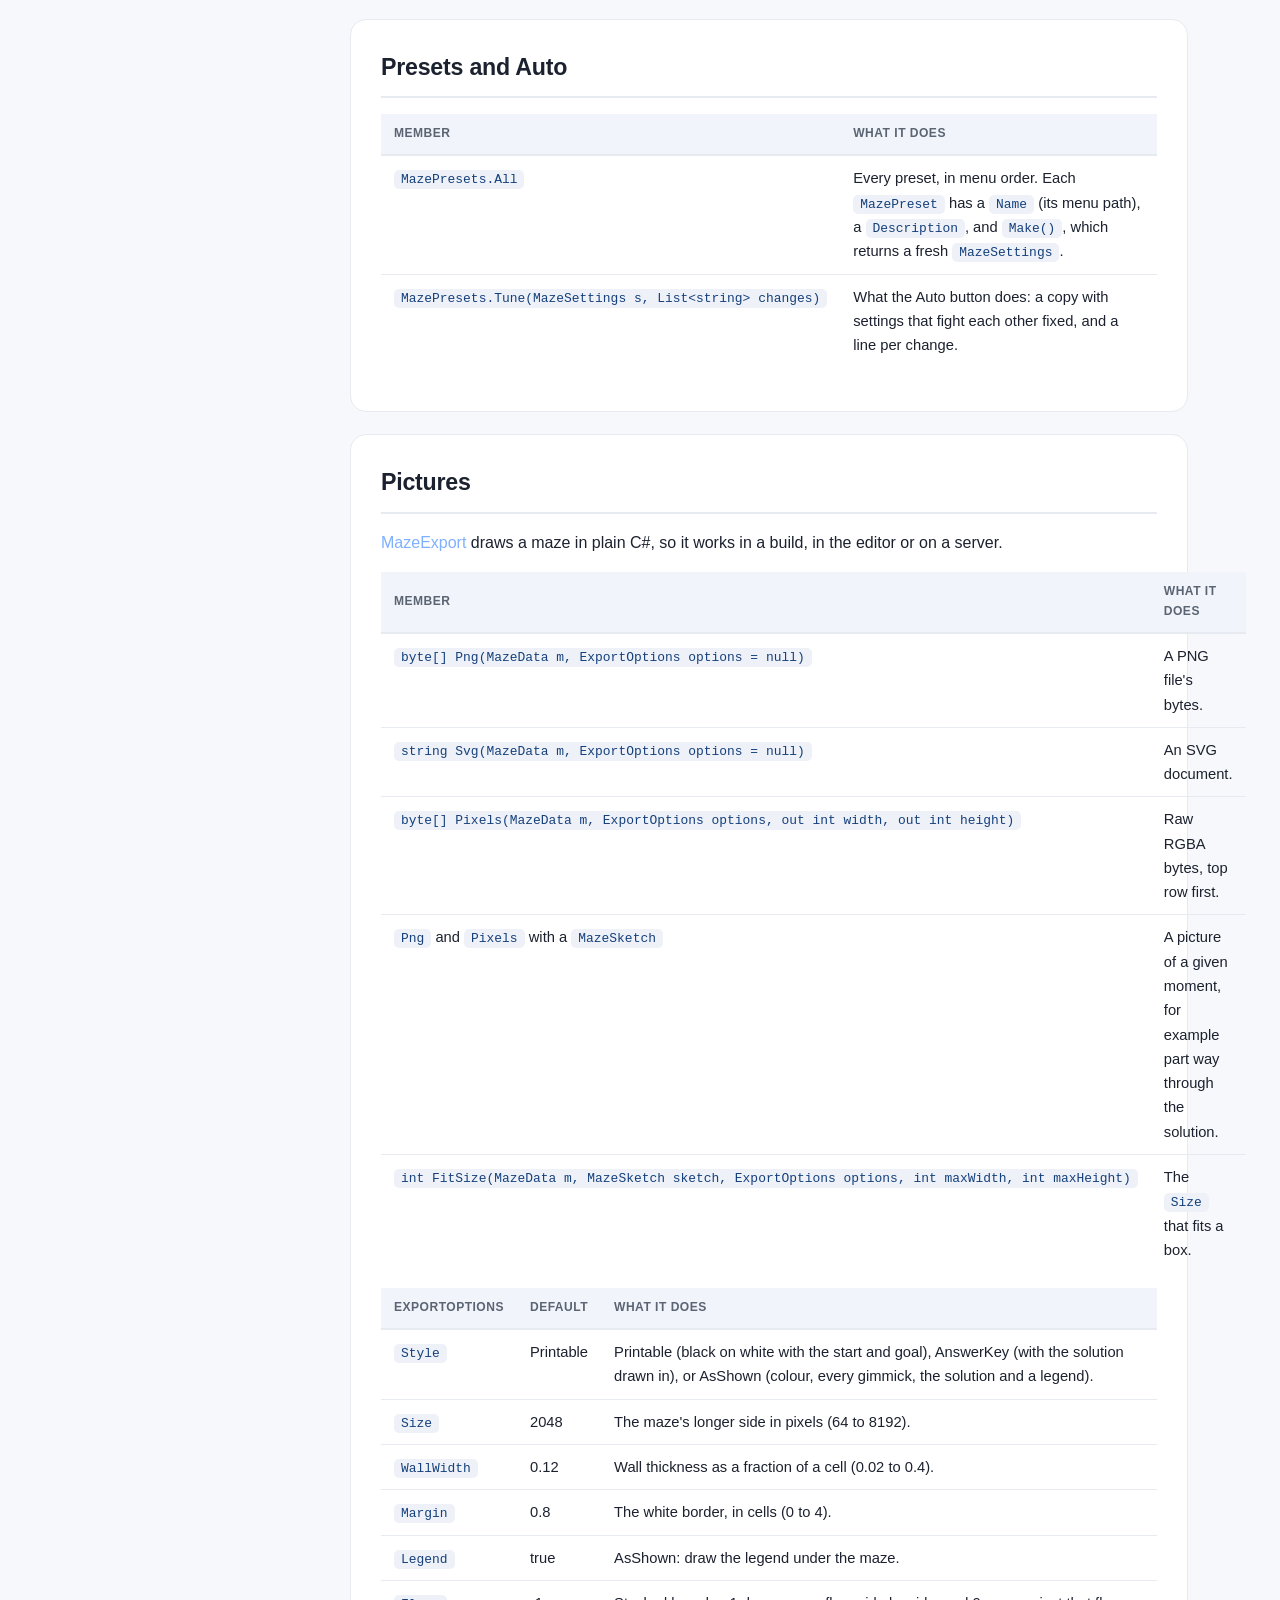
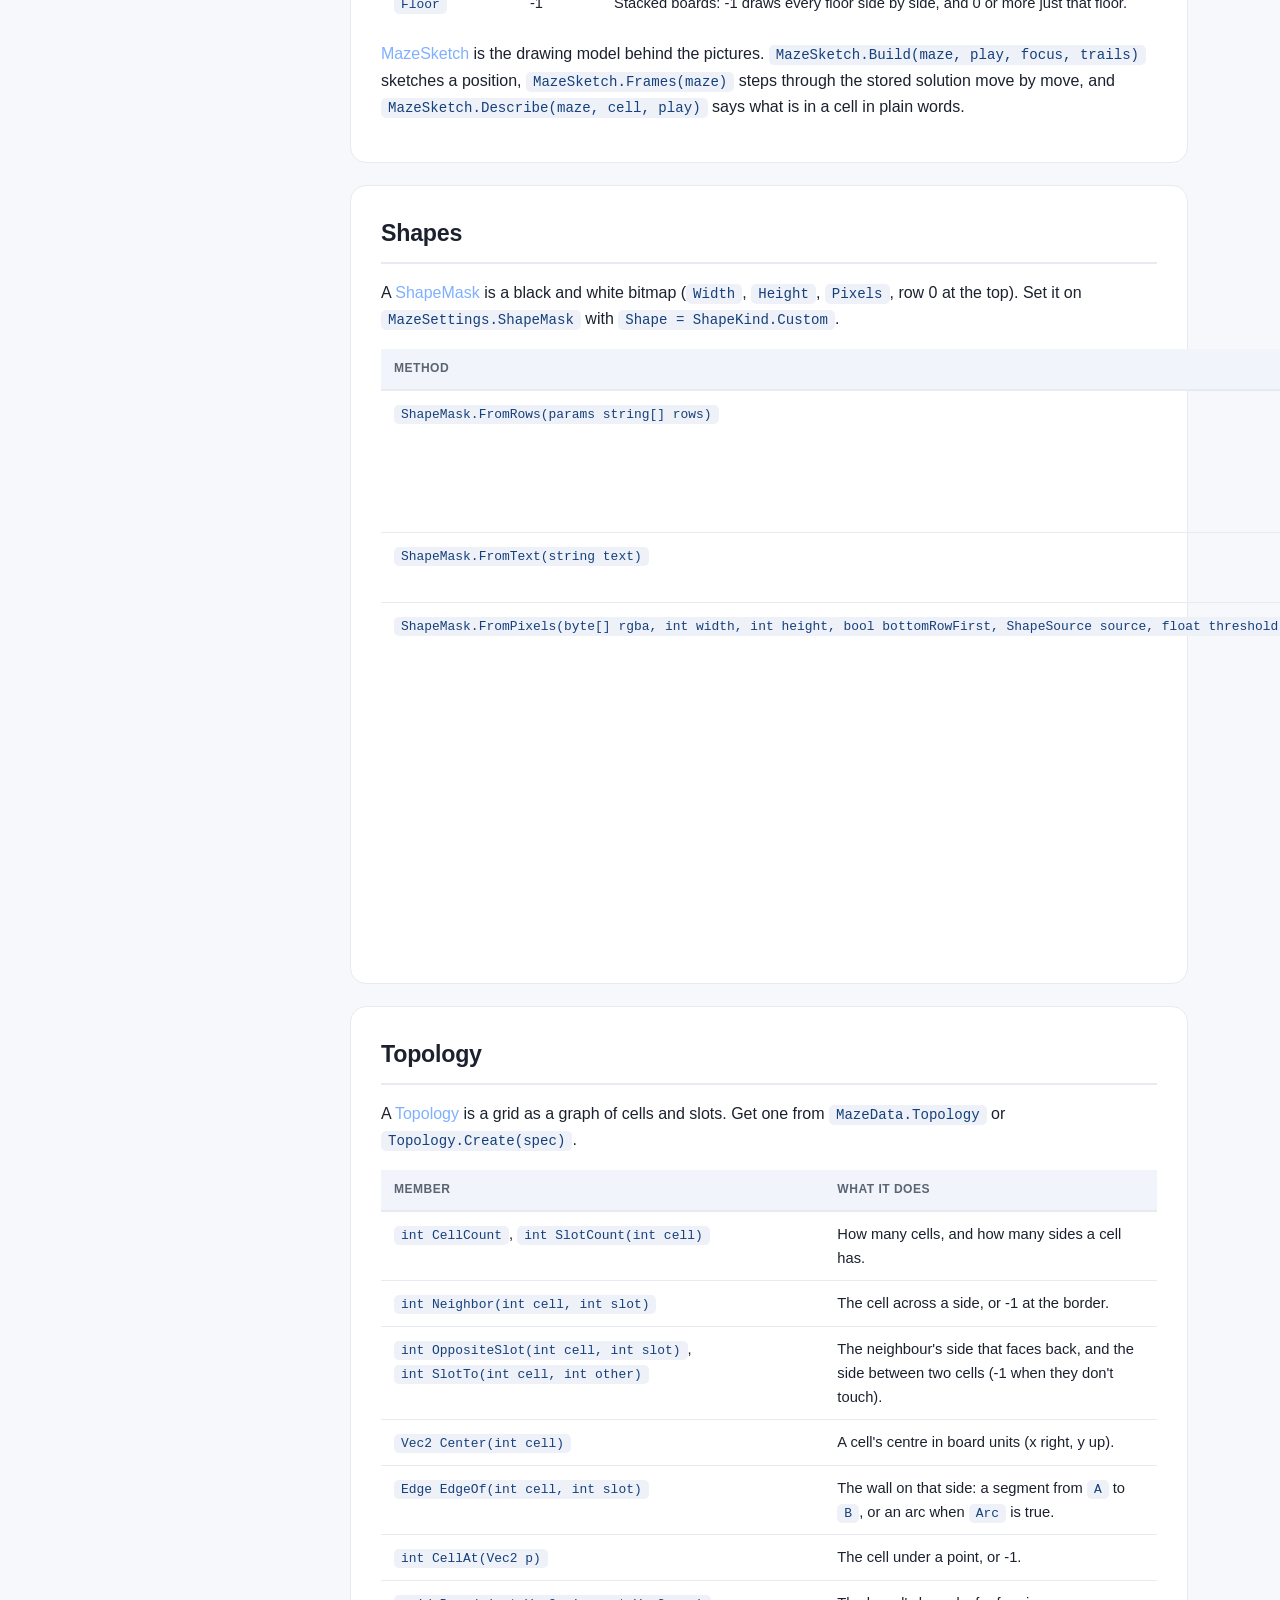
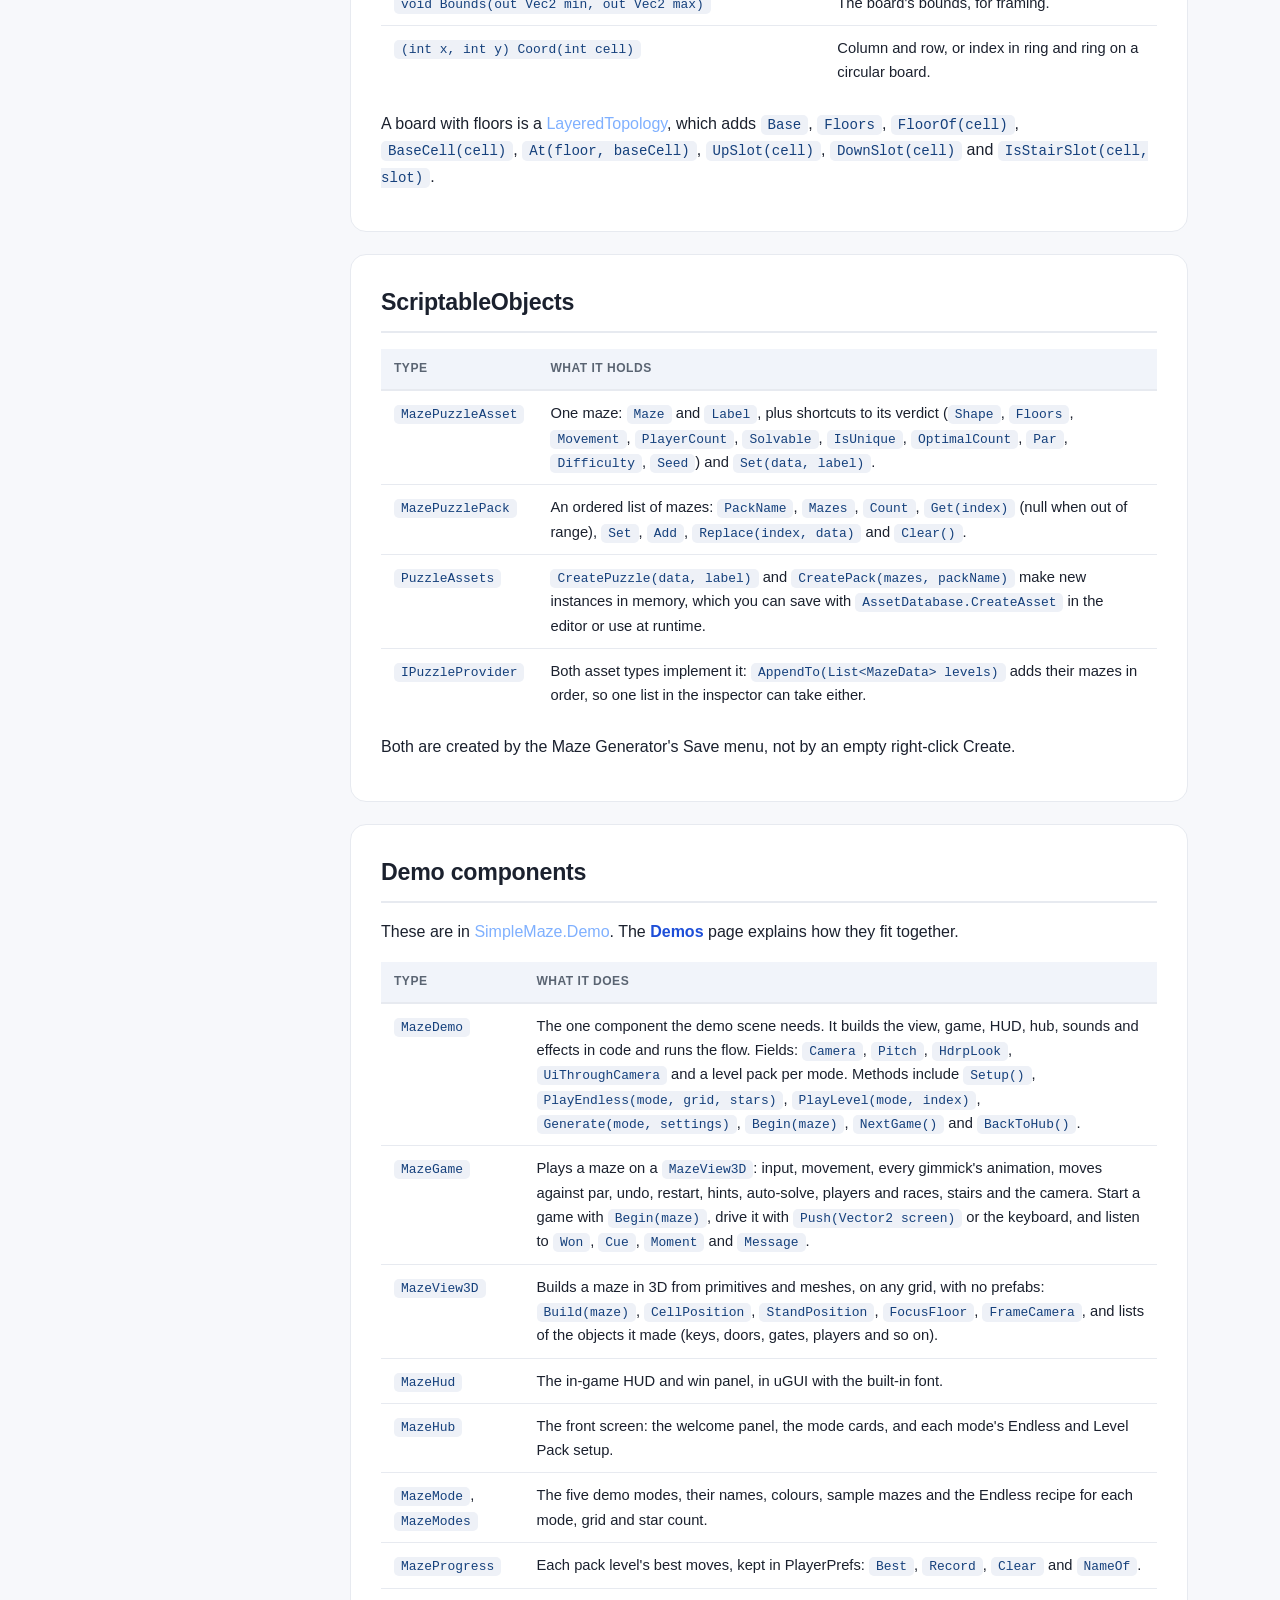
<file: api-reference.html>
<!DOCTYPE html>
<html lang="en">
<head>
<meta charset="UTF-8">
<meta name="viewport" content="width=device-width, initial-scale=1.0">
<title>Simple Maze - API Reference</title>
<link rel="stylesheet" href="assets/styles.css">
</head>
<body>
<div class="page-wrap">

  <div class="format-selector" id="top">
    <span class="format-label">View:</span>
    <a href="index.html" class="format-link">Multi-Page</a>
    <a href="single-page.html" class="format-link">Single Page</a>
  </div>

  <nav class="navbar"><ul>
    <li><a href="index.html">Home</a></li>
    <li><a href="quick-start.html">Quick Start</a></li>
    <li><a href="generating.html">Generating</a></li>
    <li><a href="api-reference.html" class="active">API Reference</a></li>
    <li><a href="demos.html">Demos</a></li>
    <li><a href="troubleshooting.html">Troubleshooting</a></li>
    <li><a href="about.html">About</a></li>
  </ul></nav>

  <div class="hero">
    <h1>API Reference</h1>
    <p class="tagline">The public surface: generating, the maze data, playing, solving, pictures, assets and the demo.</p>
  </div>

  <div class="page-layout">
    <aside class="toc">
      <h3>On this page</h3>
      <ul>
        <li><a href="#layout">Assemblies</a></li>
        <li><a href="#generator">MazeGenerator</a></li>
        <li><a href="#settings">MazeSettings and enums</a></li>
        <li><a href="#data">MazeData</a></li>
        <li><a href="#cells">Cells and slots</a></li>
        <li><a href="#play">Playing: MazeRules</a></li>
        <li><a href="#solver">Solving and rating</a></li>
        <li><a href="#presets">Presets and Auto</a></li>
        <li><a href="#pictures">Pictures</a></li>
        <li><a href="#shapes">Shapes</a></li>
        <li><a href="#topology">Topology</a></li>
        <li><a href="#assets">ScriptableObjects</a></li>
        <li><a href="#demo">Demo components</a></li>
        <li><a href="#blocks">Building blocks</a></li>
      </ul>
    </aside>
    <main class="content">

      <div class="section">
        <h2 id="layout">Assemblies</h2>
        <table>
          <tr><th>Assembly and namespace</th><th>What's in it</th></tr>
          <tr><td><code>SimpleMaze</code></td><td>The core: generation, the maze data, the play rules, the solver, pictures
            and the ScriptableObjects. It references no packages, and everything except the two asset types is plain C#
            that also runs outside Unity.</td></tr>
          <tr><td><code>SimpleMaze.Demo</code></td><td>The 3D demo: the view, the game, the HUD, the hub, sounds and
            effects. It uses the Input System and Unity UI packages, and HDRP when that package is installed.</td></tr>
          <tr><td><code>SimpleMaze.Editor</code></td><td>The Maze Generator window, the inspectors and the documentation
            menu. Editor only.</td></tr>
        </table>
        <p>Everything below is in the <span class="k">SimpleMaze</span> namespace unless it says
          <span class="k">SimpleMaze.Demo</span>.</p>
      </div>

      <div class="section">
        <h2 id="generator">MazeGenerator</h2>
        <p>The entry point. Every method copies and clamps the settings first, so your object is never changed, and the
          same settings with the same seed always give the same maze. A null settings object means the defaults, and an
          empty seed means a fresh random one.</p>
        <table>
          <tr><th>Method</th><th>What it does</th></tr>
          <tr><td><code>MazeData Generate(MazeSettings settings)</code></td><td>One maze from this exact seed, solved and
            rated.</td></tr>
          <tr><td><code>MazeData GenerateVerified(MazeSettings settings, CancellationToken cancel = default)</code></td>
            <td>Tries the seed, then the seed with <code>#1</code>, <code>#2</code> and so on, up to
            <code>MaxAttempts</code>, until a maze is sound: solvable, a fair race, no soft-lock and enough coverage when
            asked for, and the target stars. On a miss it returns the closest maze with a note. If it is cancelled before
            the first maze, it throws <code>OperationCanceledException</code>.</td></tr>
          <tr><td><code>List&lt;MazeData&gt; GenerateBatch(MazeSettings settings, int count, CancellationToken cancel = default)</code></td>
            <td>A pack of verified mazes with seeds <code>root-0</code>, <code>root-1</code> and so on.</td></tr>
          <tr><td><code>Task&lt;MazeData&gt; GenerateAsync(...)</code>, <code>GenerateVerifiedAsync(...)</code></td><td>The same
            on a background thread.</td></tr>
          <tr><td><code>Task&lt;List&lt;MazeData&gt;&gt; GenerateBatchAsync(MazeSettings settings, int count, IProgress&lt;int&gt; progress = null, CancellationToken cancel = default)</code></td>
            <td>A batch on a background thread, reporting how many are done (1 to count).</td></tr>
        </table>
      </div>

      <div class="section">
        <h2 id="settings">MazeSettings and enums</h2>
        <p><span class="k">MazeSettings</span> holds every input to the generator. Each field, its range and what it
          does is on the <a href="generating.html">Generating</a> page. It also has:</p>
        <table>
          <tr><th>Member</th><th>What it does</th></tr>
          <tr><td><code>MazeSettings Clamp()</code></td><td>Puts every field into its valid range, in place, and returns
            the same object.</td></tr>
          <tr><td><code>MazeSettings Clone()</code></td><td>A copy.</td></tr>
          <tr><td><code>bool HasGimmicks</code></td><td>True when any gimmick is asked for.</td></tr>
        </table>
        <table>
          <tr><th>Enum</th><th>Values</th></tr>
          <tr><td><code>GridShape</code></td><td>Square, Hex, Triangle, Circular</td></tr>
          <tr><td><code>CarveAlgorithm</code></td><td>RecursiveBacktracker, Prim, Kruskal, Wilson, HuntAndKill,
            GrowingTree</td></tr>
          <tr><td><code>Endpoints</code></td><td>Farthest, CenterOut, OutsideIn, Fixed</td></tr>
          <tr><td><code>Movement</code></td><td>Step, Roll</td></tr>
          <tr><td><code>ShapeKind</code></td><td>None, Circle, Ring, Heart, Star, Diamond, Cross, Text, Custom</td></tr>
          <tr><td><code>ShapeSource</code></td><td>Dark, Light, Opaque (which pixels of a picture are inside)</td></tr>
        </table>
        <p><span class="k">TopologySpec</span> describes the board: <code>Shape</code>, <code>Width</code>,
          <code>Height</code>, <code>Rings</code>, <code>FirstRing</code> and <code>Floors</code>. Build one with
          <code>TopologySpec.Grid(shape, width, height)</code> or <code>TopologySpec.Circle(rings, firstRing = 0)</code>,
          and <code>Clamp()</code> returns a copy with every field in range.</p>
      </div>

      <div class="section">
        <h2 id="data">MazeData</h2>
        <p>A finished maze: the board, the passages, the players and gimmicks, and the solver's verdict stamped on it.
          It is serializable, so it stores inside a ScriptableObject, and plain C#, so it works outside Unity too. Cells
          are numbered as described in <a href="#cells">Cells and slots</a>.</p>
        <table>
          <tr><th>Board</th><th></th></tr>
          <tr><td><code>TopologySpec Grid</code></td><td>The board this maze is carved on.</td></tr>
          <tr><td><code>string Seed</code></td><td>The seed that made it. With <code>Settings</code> it rebuilds this exact
            maze.</td></tr>
          <tr><td><code>CarveAlgorithm Algorithm</code></td><td>How it was carved.</td></tr>
          <tr><td><code>int[] Masks</code></td><td>Each cell's open sides: bit <i>s</i> set means slot <i>s</i> is
            open.</td></tr>
          <tr><td><code>List&lt;int&gt; Holes</code></td><td>Cells removed from the board, including the ones a shape cut
            away.</td></tr>
          <tr><td><code>ShapeKind Shape</code>, <code>List&lt;int&gt; Outside</code></td><td>The shape it was cut to and
            the cells the shape cut away.</td></tr>
          <tr><td><code>List&lt;MazeRoom&gt; Rooms</code></td><td>The open rooms, each a list of
            <code>Cells</code>.</td></tr>
          <tr><td><code>List&lt;Tunnel&gt; Tunnels</code></td><td>Weave crossings: each runs under the corridor cell
            <code>Over</code>, joining <code>A</code> and <code>C</code> on either side of it.</td></tr>
        </table>
        <table>
          <tr><th>Players</th><th></th></tr>
          <tr><td><code>List&lt;int&gt; Starts</code>, <code>List&lt;int&gt; Goals</code></td><td>One start per player.
            One goal per player, or a single goal everyone heads to.</td></tr>
          <tr><td><code>int Start</code>, <code>int Goal</code></td><td>Player 1's start and goal.</td></tr>
          <tr><td><code>int PlayerCount</code></td><td>How many players.</td></tr>
          <tr><td><code>int GoalOf(int player)</code></td><td>The goal that player heads to.</td></tr>
          <tr><td><code>bool SharedGoal</code></td><td>Every player heads to <code>Goals[0]</code>.</td></tr>
          <tr><td><code>Movement Movement</code></td><td>How the players move. When Roll can't be used (a board that can't
            roll, or no start that rolls into the goal), the maze is stored as Step, with a note.</td></tr>
        </table>
        <table>
          <tr><th>Gimmicks</th><th></th></tr>
          <tr><td><code>List&lt;int&gt; Keys</code></td><td><code>Keys[k]</code> is the cell holding key <i>k</i>. Taking
            it opens every door of colour <i>k</i> for good.</td></tr>
          <tr><td><code>List&lt;Door&gt; Doors</code></td><td>Locked sides: <code>Cell</code>, <code>Slot</code> and the
            <code>Key</code> colour that opens it. A door blocks both ways.</td></tr>
          <tr><td><code>List&lt;Switch&gt; Switches</code>, <code>List&lt;Gate&gt; Gates</code></td><td>A switch has a
            <code>Cell</code> and a <code>Channel</code> (0 to 3). A gate has a <code>Cell</code>, a <code>Slot</code>,
            the <code>Channel</code> that flips it, and <code>StartsOpen</code> for a decoy the switch shuts.</td></tr>
          <tr><td><code>List&lt;int&gt; Gems</code></td><td>Every gem must be collected before a goal lets a player
            in.</td></tr>
          <tr><td><code>List&lt;int&gt; Traps</code></td><td>Trap cells. Stepping or rolling onto one fails.</td></tr>
          <tr><td><code>List&lt;OneWay&gt; OneWays</code></td><td>A side you can leave <code>Cell</code> through
            <code>Slot</code>, but never come back.</td></tr>
          <tr><td><code>List&lt;Portal&gt; Portals</code></td><td>Pairs of cells <code>A</code> and <code>B</code>.
            Entering either puts you on the other.</td></tr>
        </table>
        <table>
          <tr><th>The verdict</th><th></th></tr>
          <tr><td><code>bool Solvable</code></td><td>The solver proved every player can reach its goal.</td></tr>
          <tr><td><code>int Par</code></td><td>The proven minimum: steps, or rolls. With several stepping players it is the
            total of their routes. -1 means unsolvable or not verified.</td></tr>
          <tr><td><code>List&lt;int&gt; PlayerPars</code></td><td>Step: each player's own par.</td></tr>
          <tr><td><code>bool Fair</code></td><td>False only for a race (Step, several players, one goal) whose players'
            pars differ.</td></tr>
          <tr><td><code>long OptimalCount</code>, <code>bool CountComplete</code></td><td>How many different best solutions
            there are. When <code>CountComplete</code> is false the count was cut short and is a lower bound.</td></tr>
          <tr><td><code>bool Unique</code></td><td>Exactly one best solution, proven.</td></tr>
          <tr><td><code>bool CanGetStuck</code></td><td>Some reachable position can no longer reach the goal (a
            soft-lock).</td></tr>
          <tr><td><code>int Difficulty</code>, <code>int Score</code></td><td>The 1 to 5 star rating (0 when unsolvable)
            and the raw score it comes from.</td></tr>
          <tr><td><code>List&lt;int&gt; Solution</code></td><td>Player 1's positions along a best solution, start first.
            Step lists every cell, Roll lists where the player comes to rest after each roll.</td></tr>
          <tr><td><code>List&lt;PlayerRoute&gt; Routes</code></td><td>Step with several players: each player's best route
            as <code>Cells</code>.</td></tr>
          <tr><td><code>List&lt;int&gt; Moves</code></td><td>Roll: the directions of the best solution.</td></tr>
        </table>
        <table>
          <tr><th>Facts and notes</th><th></th></tr>
          <tr><td><code>int DeadEnds</code>, <code>int Junctions</code>, <code>int Loops</code></td><td>Cells with one way
            in or out, cells where three or more ways meet, and independent loops (0 is a perfect maze).</td></tr>
          <tr><td><code>int SolutionLength</code>, <code>int Decisions</code>, <code>int RealDecisions</code></td><td>Steps
            on player 1's shortest route through the bare maze, the forks on it, and the forks whose wrong way runs 3 or
            more cells deep.</td></tr>
          <tr><td><code>float Coverage</code></td><td>The fraction of the maze the best solution passes through (0 to
            1).</td></tr>
          <tr><td><code>int Shortcuts</code></td><td>Doors and first gates a player can walk around.</td></tr>
          <tr><td><code>MazeSettings Settings</code></td><td>The settings it was made with.</td></tr>
          <tr><td><code>List&lt;string&gt; Notes</code></td><td>What the generator adjusted or couldn't do.</td></tr>
        </table>
        <table>
          <tr><th>Helpers</th><th></th></tr>
          <tr><td><code>Topology Topology</code>, <code>int CellCount</code></td><td>The grid, built from
            <code>Grid</code> on first use.</td></tr>
          <tr><td><code>bool IsOpen(int cell, int slot)</code></td><td>Is this side open? (Doors and one-way sides are open
            sides with a rule on them.)</td></tr>
          <tr><td><code>bool IsHole(int cell)</code></td><td>Is this cell removed from the board?</td></tr>
          <tr><td><code>Passages ToPassages()</code></td><td>An editable copy of the passages.</td></tr>
        </table>
      </div>

      <div class="section">
        <h2 id="cells">Cells and slots</h2>
        <p>A cell is an index from 0 to <code>CellCount - 1</code>, and each side of a cell is a slot. Use
          <code>Topology.Neighbor(cell, slot)</code> to find the cell across a side and <code>SlotTo(cell, other)</code>
          for the side between two neighbours.</p>
        <table>
          <tr><th>Grid</th><th>Cell index</th><th>Slots</th></tr>
          <tr><td>Square</td><td><code>y * Width + x</code>, row 0 at the bottom</td><td>0 N, 1 E, 2 S, 3 W</td></tr>
          <tr><td>Hex</td><td><code>y * Width + x</code>, row 0 at the bottom, odd rows shifted half a cell right</td>
            <td>0 E, 1 NE, 2 NW, 3 W, 4 SW, 5 SE</td></tr>
          <tr><td>Triangle</td><td><code>y * Width + x</code>, row 0 at the bottom; cell (x, y) points up when x + y is
            even</td><td>0 left, 1 right, 2 the flat side</td></tr>
          <tr><td>Circular</td><td>0 is the centre, then each ring counter-clockwise from angle 0</td><td>0
            counter-clockwise, 1 clockwise, 2 inward, then one outward slot per cell in the next ring (the centre has one
            slot per first-ring cell)</td></tr>
          <tr><td>Floors</td><td><code>floor * cells per floor + base cell</code></td><td>The base grid's slots, then Up
            and Down (the ground floor has no Down slot and the top floor no Up slot)</td></tr>
        </table>
        <p>Roll directions use the same numbers as the slots on Square and Hex.</p>
      </div>

      <div class="section">
        <h2 id="play">Playing: MazeRules</h2>
        <p>Your game keeps a <span class="k">MazePlay</span> and asks <span class="k">MazeRules</span> what each move does.
          These are the same rules the solver counted with, so the game and the par always agree.</p>
        <table>
          <tr><th>MazePlay</th><th></th></tr>
          <tr><td><code>int[] Positions</code></td><td>Each player's cell (-1 once home).</td></tr>
          <tr><td><code>bool[] Home</code></td><td>Which players are home.</td></tr>
          <tr><td><code>int[] Keys</code></td><td>Keys held, one bit per colour, per player (on Roll every entry is the
            same, because keys are shared). Bits 16 to 19 are the switch channels flipped an odd number of times; read a
            gate with <code>MazeRules.IsGateOpen</code>.</td></tr>
          <tr><td><code>int[] Gems</code></td><td>Gems collected, one bit per gem, per player.</td></tr>
          <tr><td><code>MazePlay Clone()</code></td><td>A copy, for undo.</td></tr>
        </table>
        <table>
          <tr><th>MazeRules</th><th>What it does</th></tr>
          <tr><td><code>MazePlay NewGame(MazeData m)</code></td><td>Every player on its start, nothing held.</td></tr>
          <tr><td><code>bool TryStep(MazeData m, MazePlay play, int player, int toCell, out string reason)</code></td>
            <td>Moves one player one cell: a neighbour, the far end of a tunnel, or up or down the stairs. On success the
            position is updated in place, including portals, pickups, switches and getting home. Otherwise it returns
            false with the reason, such as a wall, a locked door, a shut gate, a one-way side or a trap. There is also an
            overload without <code>reason</code>.</td></tr>
          <tr><td><code>RollResult Roll(MazeData m, MazePlay play, int dir, List&lt;int&gt;[] trails = null)</code></td>
            <td>Rolls every player in direction <code>dir</code>. <code>play</code> is not changed. The result has
            <code>After</code> (the new position), <code>Moved</code> (false for a wasted roll) and
            <code>Trapped</code> (someone rolled onto a trap, so the roll fails). The optional <code>trails</code>, one
            list per player, receive every cell each player passes, for animation.</td></tr>
          <tr><td><code>bool Hint(MazeData m, MazePlay play, int player, out int move, int stateBudget = 500_000)</code></td>
            <td>The first move of a best way on from here. On Step <code>move</code> is the cell to step to, and on Roll
            the direction. False with -1 when it's solved, that player is home, there is no way on (a soft-lock) or the
            search ran out of budget.</td></tr>
          <tr><td><code>bool IsSolved(MazeData m, MazePlay play)</code></td><td>Every player is home.</td></tr>
          <tr><td><code>bool IsGateOpen(MazePlay play, int player, Gate gate)</code></td><td>Is this gate open for that
            player now?</td></tr>
          <tr><td><code>bool CanRoll(GridShape shape)</code>, <code>bool CanRoll(TopologySpec grid)</code></td><td>Roll is
            defined on Square and Hex, on one floor.</td></tr>
          <tr><td><code>int DirectionCount(GridShape shape)</code></td><td>Roll directions: 4 on Square, 6 on Hex, 0
            elsewhere.</td></tr>
          <tr><td><code>Vec2 Direction(Topology t, int dir)</code></td><td>The way a roll direction points, in board
            units.</td></tr>
          <tr><td><code>bool IsLegalStep(MazeData m, int from, int to, out string reason)</code></td><td>Can a player step
            between two cells of the bare maze, ignoring gimmicks?</td></tr>
          <tr><td><code>bool Validate(MazeData m, out string error)</code></td><td>Is the data well-formed? Both sides of
            every opening agree, holes are sealed, every start, goal and gimmick sits on a playable cell, nothing
            overlaps, every gate has its switch, every tunnel runs straight under a corridor, and the stored route
            walks.</td></tr>
          <tr><td><code>const int SwitchShift = 16</code></td><td>Where the switch flips sit in
            <code>MazePlay.Keys</code>.</td></tr>
        </table>
      </div>

      <div class="section">
        <h2 id="solver">Solving and rating</h2>
        <table>
          <tr><th>MazeSolver</th><th>What it does</th></tr>
          <tr><td><code>MazeVerdict Solve(MazeData m, int stateBudget = 500_000)</code></td><td>Solves the maze as it stands
            and returns a <code>MazeVerdict</code>: <code>Solvable</code>, <code>Par</code>, <code>PlayerPars</code>,
            <code>Count</code>, <code>CountComplete</code>, <code>Unique</code>, <code>CanGetStuck</code>,
            <code>Explored</code>, <code>Path</code>, <code>Routes</code> and <code>Moves</code>.</td></tr>
          <tr><td><code>MazeVerdict SolveFrom(MazeData m, MazePlay play, int player = 0, int stateBudget = 500_000)</code></td>
            <td>Solves on from a position in play. <code>Par</code> is the moves still needed. On Step it solves for that
            player alone, and <code>Moves</code> holds the slot of each step.</td></tr>
          <tr><td><code>int[] StepParsFromEveryCell(MazeData m, int player = 0, int stateBudget = 500_000)</code></td>
            <td>On Step, that player's par to its goal from every cell, holding nothing, with all the gimmicks (-1 for a
            hole or no way home). Null when the budget ran out.</td></tr>
          <tr><td><code>const long CountCap</code></td><td>The best-solution count stops at 1,000,000,000.</td></tr>
        </table>
        <table>
          <tr><th>Rating and checks</th><th>What it does</th></tr>
          <tr><td><code>MazeDifficulty.Score(MazeData m)</code>, <code>MazeDifficulty.Stars(MazeData m)</code></td><td>The
            raw score and the 1 to 5 stars. See <a href="generating.html#stars">How the stars work</a>.</td></tr>
          <tr><td><code>MazeAudit.Verify(MazeData m, out string before, out string after)</code></td><td>Solves a stored
            maze again and restamps its verdict. True when anything changed.</td></tr>
          <tr><td><code>MazeAudit.Reroll(MazeData m)</code></td><td>A fresh maze from the same settings and a new seed, or
            null for a maze with no settings.</td></tr>
          <tr><td><code>MazeAudit.MeetsRequest(MazeData m)</code></td><td>Did the maze get everything its settings asked
            for: solvable, the target stars, the coverage, no soft-lock when asked, and a fair race?</td></tr>
          <tr><td><code>MazeAudit.Short(MazeData m)</code></td><td>One line, such as "par 63 steps, 3 of 5 stars,
            unique".</td></tr>
        </table>
      </div>

      <div class="section">
        <h2 id="presets">Presets and Auto</h2>
        <table>
          <tr><th>Member</th><th>What it does</th></tr>
          <tr><td><code>MazePresets.All</code></td><td>Every preset, in menu order. Each <code>MazePreset</code> has a
            <code>Name</code> (its menu path), a <code>Description</code>, and <code>Make()</code>, which returns a fresh
            <code>MazeSettings</code>.</td></tr>
          <tr><td><code>MazePresets.Tune(MazeSettings s, List&lt;string&gt; changes)</code></td><td>What the Auto button
            does: a copy with settings that fight each other fixed, and a line per change.</td></tr>
        </table>
      </div>

      <div class="section">
        <h2 id="pictures">Pictures</h2>
        <p><span class="k">MazeExport</span> draws a maze in plain C#, so it works in a build, in the editor or on a
          server.</p>
        <table>
          <tr><th>Member</th><th>What it does</th></tr>
          <tr><td><code>byte[] Png(MazeData m, ExportOptions options = null)</code></td><td>A PNG file's bytes.</td></tr>
          <tr><td><code>string Svg(MazeData m, ExportOptions options = null)</code></td><td>An SVG document.</td></tr>
          <tr><td><code>byte[] Pixels(MazeData m, ExportOptions options, out int width, out int height)</code></td><td>Raw
            RGBA bytes, top row first.</td></tr>
          <tr><td><code>Png</code> and <code>Pixels</code> with a <code>MazeSketch</code></td><td>A picture of a given
            moment, for example part way through the solution.</td></tr>
          <tr><td><code>int FitSize(MazeData m, MazeSketch sketch, ExportOptions options, int maxWidth, int maxHeight)</code></td>
            <td>The <code>Size</code> that fits a box.</td></tr>
        </table>
        <table>
          <tr><th>ExportOptions</th><th>Default</th><th>What it does</th></tr>
          <tr><td><code>Style</code></td><td>Printable</td><td>Printable (black on white with the start and goal),
            AnswerKey (with the solution drawn in), or AsShown (colour, every gimmick, the solution and a
            legend).</td></tr>
          <tr><td><code>Size</code></td><td>2048</td><td>The maze's longer side in pixels (64 to 8192).</td></tr>
          <tr><td><code>WallWidth</code></td><td>0.12</td><td>Wall thickness as a fraction of a cell (0.02 to
            0.4).</td></tr>
          <tr><td><code>Margin</code></td><td>0.8</td><td>The white border, in cells (0 to 4).</td></tr>
          <tr><td><code>Legend</code></td><td>true</td><td>AsShown: draw the legend under the maze.</td></tr>
          <tr><td><code>Floor</code></td><td>-1</td><td>Stacked boards: -1 draws every floor side by side, and 0 or more
            just that floor.</td></tr>
        </table>
        <p><span class="k">MazeSketch</span> is the drawing model behind the pictures. <code>MazeSketch.Build(maze, play,
          focus, trails)</code> sketches a position, <code>MazeSketch.Frames(maze)</code> steps through the stored solution
          move by move, and <code>MazeSketch.Describe(maze, cell, play)</code> says what is in a cell in plain words.</p>
      </div>

      <div class="section">
        <h2 id="shapes">Shapes</h2>
        <p>A <span class="k">ShapeMask</span> is a black and white bitmap (<code>Width</code>, <code>Height</code>,
          <code>Pixels</code>, row 0 at the top). Set it on <code>MazeSettings.ShapeMask</code> with
          <code>Shape = ShapeKind.Custom</code>.</p>
        <table>
          <tr><th>Method</th><th>What it does</th></tr>
          <tr><td><code>ShapeMask.FromRows(params string[] rows)</code></td><td>From rows of text: <code>#</code> (or any
            character other than a space or <code>.</code>) is inside.</td></tr>
          <tr><td><code>ShapeMask.FromText(string text)</code></td><td>Text in the built-in 5 by 7 font.</td></tr>
          <tr><td><code>ShapeMask.FromPixels(byte[] rgba, int width, int height, bool bottomRowFirst, ShapeSource source, float threshold = 0.5f, int maxSide = 128)</code></td>
            <td>From a picture's RGBA bytes. Pass <code>bottomRowFirst</code> true for Unity's
            <code>GetPixels32</code>. The result is cropped to the shape and shrunk to at most <code>maxSide</code>
            across, and is null when nothing counts as inside.</td></tr>
        </table>
      </div>

      <div class="section">
        <h2 id="topology">Topology</h2>
        <p>A <span class="k">Topology</span> is a grid as a graph of cells and slots. Get one from
          <code>MazeData.Topology</code> or <code>Topology.Create(spec)</code>.</p>
        <table>
          <tr><th>Member</th><th>What it does</th></tr>
          <tr><td><code>int CellCount</code>, <code>int SlotCount(int cell)</code></td><td>How many cells, and how many
            sides a cell has.</td></tr>
          <tr><td><code>int Neighbor(int cell, int slot)</code></td><td>The cell across a side, or -1 at the
            border.</td></tr>
          <tr><td><code>int OppositeSlot(int cell, int slot)</code>, <code>int SlotTo(int cell, int other)</code></td><td>The
            neighbour's side that faces back, and the side between two cells (-1 when they don't touch).</td></tr>
          <tr><td><code>Vec2 Center(int cell)</code></td><td>A cell's centre in board units (x right, y up).</td></tr>
          <tr><td><code>Edge EdgeOf(int cell, int slot)</code></td><td>The wall on that side: a segment from
            <code>A</code> to <code>B</code>, or an arc when <code>Arc</code> is true.</td></tr>
          <tr><td><code>int CellAt(Vec2 p)</code></td><td>The cell under a point, or -1.</td></tr>
          <tr><td><code>void Bounds(out Vec2 min, out Vec2 max)</code></td><td>The board's bounds, for framing.</td></tr>
          <tr><td><code>(int x, int y) Coord(int cell)</code></td><td>Column and row, or index in ring and ring on a
            circular board.</td></tr>
        </table>
        <p>A board with floors is a <span class="k">LayeredTopology</span>, which adds <code>Base</code>,
          <code>Floors</code>, <code>FloorOf(cell)</code>, <code>BaseCell(cell)</code>, <code>At(floor, baseCell)</code>,
          <code>UpSlot(cell)</code>, <code>DownSlot(cell)</code> and <code>IsStairSlot(cell, slot)</code>.</p>
      </div>

      <div class="section">
        <h2 id="assets">ScriptableObjects</h2>
        <table>
          <tr><th>Type</th><th>What it holds</th></tr>
          <tr><td><code>MazePuzzleAsset</code></td><td>One maze: <code>Maze</code> and <code>Label</code>, plus
            shortcuts to its verdict (<code>Shape</code>, <code>Floors</code>, <code>Movement</code>,
            <code>PlayerCount</code>, <code>Solvable</code>, <code>IsUnique</code>, <code>OptimalCount</code>,
            <code>Par</code>, <code>Difficulty</code>, <code>Seed</code>) and <code>Set(data, label)</code>.</td></tr>
          <tr><td><code>MazePuzzlePack</code></td><td>An ordered list of mazes: <code>PackName</code>,
            <code>Mazes</code>, <code>Count</code>, <code>Get(index)</code> (null when out of range),
            <code>Set</code>, <code>Add</code>, <code>Replace(index, data)</code> and <code>Clear()</code>.</td></tr>
          <tr><td><code>PuzzleAssets</code></td><td><code>CreatePuzzle(data, label)</code> and
            <code>CreatePack(mazes, packName)</code> make new instances in memory, which you can save with
            <code>AssetDatabase.CreateAsset</code> in the editor or use at runtime.</td></tr>
          <tr><td><code>IPuzzleProvider</code></td><td>Both asset types implement it: <code>AppendTo(List&lt;MazeData&gt;
            levels)</code> adds their mazes in order, so one list in the inspector can take either.</td></tr>
        </table>
        <p>Both are created by the Maze Generator's Save menu, not by an empty right-click Create.</p>
      </div>

      <div class="section">
        <h2 id="demo">Demo components</h2>
        <p>These are in <span class="k">SimpleMaze.Demo</span>. The <a href="demos.html">Demos</a> page explains how
          they fit together.</p>
        <table>
          <tr><th>Type</th><th>What it does</th></tr>
          <tr><td><code>MazeDemo</code></td><td>The one component the demo scene needs. It builds the view, game, HUD,
            hub, sounds and effects in code and runs the flow. Fields: <code>Camera</code>, <code>Pitch</code>,
            <code>HdrpLook</code>, <code>UiThroughCamera</code> and a level pack per mode. Methods include
            <code>Setup()</code>, <code>PlayEndless(mode, grid, stars)</code>, <code>PlayLevel(mode, index)</code>,
            <code>Generate(mode, settings)</code>, <code>Begin(maze)</code>, <code>NextGame()</code> and
            <code>BackToHub()</code>.</td></tr>
          <tr><td><code>MazeGame</code></td><td>Plays a maze on a <code>MazeView3D</code>: input, movement, every gimmick's
            animation, moves against par, undo, restart, hints, auto-solve, players and races, stairs and the camera.
            Start a game with <code>Begin(maze)</code>, drive it with <code>Push(Vector2 screen)</code> or the keyboard,
            and listen to <code>Won</code>, <code>Cue</code>, <code>Moment</code> and <code>Message</code>.</td></tr>
          <tr><td><code>MazeView3D</code></td><td>Builds a maze in 3D from primitives and meshes, on any grid, with no
            prefabs: <code>Build(maze)</code>, <code>CellPosition</code>, <code>StandPosition</code>,
            <code>FocusFloor</code>, <code>FrameCamera</code>, and lists of the objects it made (keys, doors, gates,
            players and so on).</td></tr>
          <tr><td><code>MazeHud</code></td><td>The in-game HUD and win panel, in uGUI with the built-in font.</td></tr>
          <tr><td><code>MazeHub</code></td><td>The front screen: the welcome panel, the mode cards, and each mode's Endless
            and Level Pack setup.</td></tr>
          <tr><td><code>MazeMode</code>, <code>MazeModes</code></td><td>The five demo modes, their names, colours, sample
            mazes and the Endless recipe for each mode, grid and star count.</td></tr>
          <tr><td><code>MazeProgress</code></td><td>Each pack level's best moves, kept in PlayerPrefs:
            <code>Best</code>, <code>Record</code>, <code>Clear</code> and <code>NameOf</code>.</td></tr>
          <tr><td><code>MazeBeeper</code></td><td>Sounds made in code for every <code>MazeCue</code>, with no audio
            files.</td></tr>
          <tr><td><code>MazeEffects</code></td><td>Small effects (sparkles, dust, confetti) from a pool of primitives, for
            every <code>MazeMoment</code>.</td></tr>
          <tr><td><code>DemoLook</code>, <code>DemoHdrp</code></td><td>The demo's colours and materials for the active
            render pipeline, and the HDRP volume that gives it the same look.</td></tr>
        </table>
      </div>

      <div class="section">
        <h2 id="blocks">Building blocks</h2>
        <p>The pieces the generator is made of are public too, for anyone who wants to build their own pipeline. Most
          projects never need them.</p>
        <table>
          <tr><th>Type</th><th>What it does</th></tr>
          <tr><td><code>MazeBuilder</code></td><td><code>Build(settings, seed)</code> makes one maze from clamped settings
            and an exact seed, which is what every <code>MazeGenerator</code> method calls.</td></tr>
          <tr><td><code>Passages</code></td><td>The open sides of every cell over a topology, plus holes, with
            <code>Open</code>, <code>Close</code>, <code>IsOpen</code>, <code>Degree</code> and
            <code>OnRim</code>.</td></tr>
          <tr><td><code>Carver</code></td><td>Carves a perfect maze through every playable cell with a
            <code>CarveAlgorithm</code>.</td></tr>
          <tr><td><code>HolePlacer</code>, <code>BoardShape</code>, <code>Weave</code>, <code>GimmickPlacer</code></td><td>Holes,
            shapes, crossings and gimmicks.</td></tr>
          <tr><td><code>GraphSearch</code></td><td>Breadth-first search, shortest paths and connectivity over
            passages.</td></tr>
          <tr><td><code>Rng</code></td><td>The small deterministic random generator, seeded from a string.</td></tr>
        </table>
      </div>

    </main>
  </div>

  <div class="footer">
    <p>Simple Maze by Living Failure. <a href="about.html">About and support</a></p>
  </div>

</div>
</body>
</html>
</file>
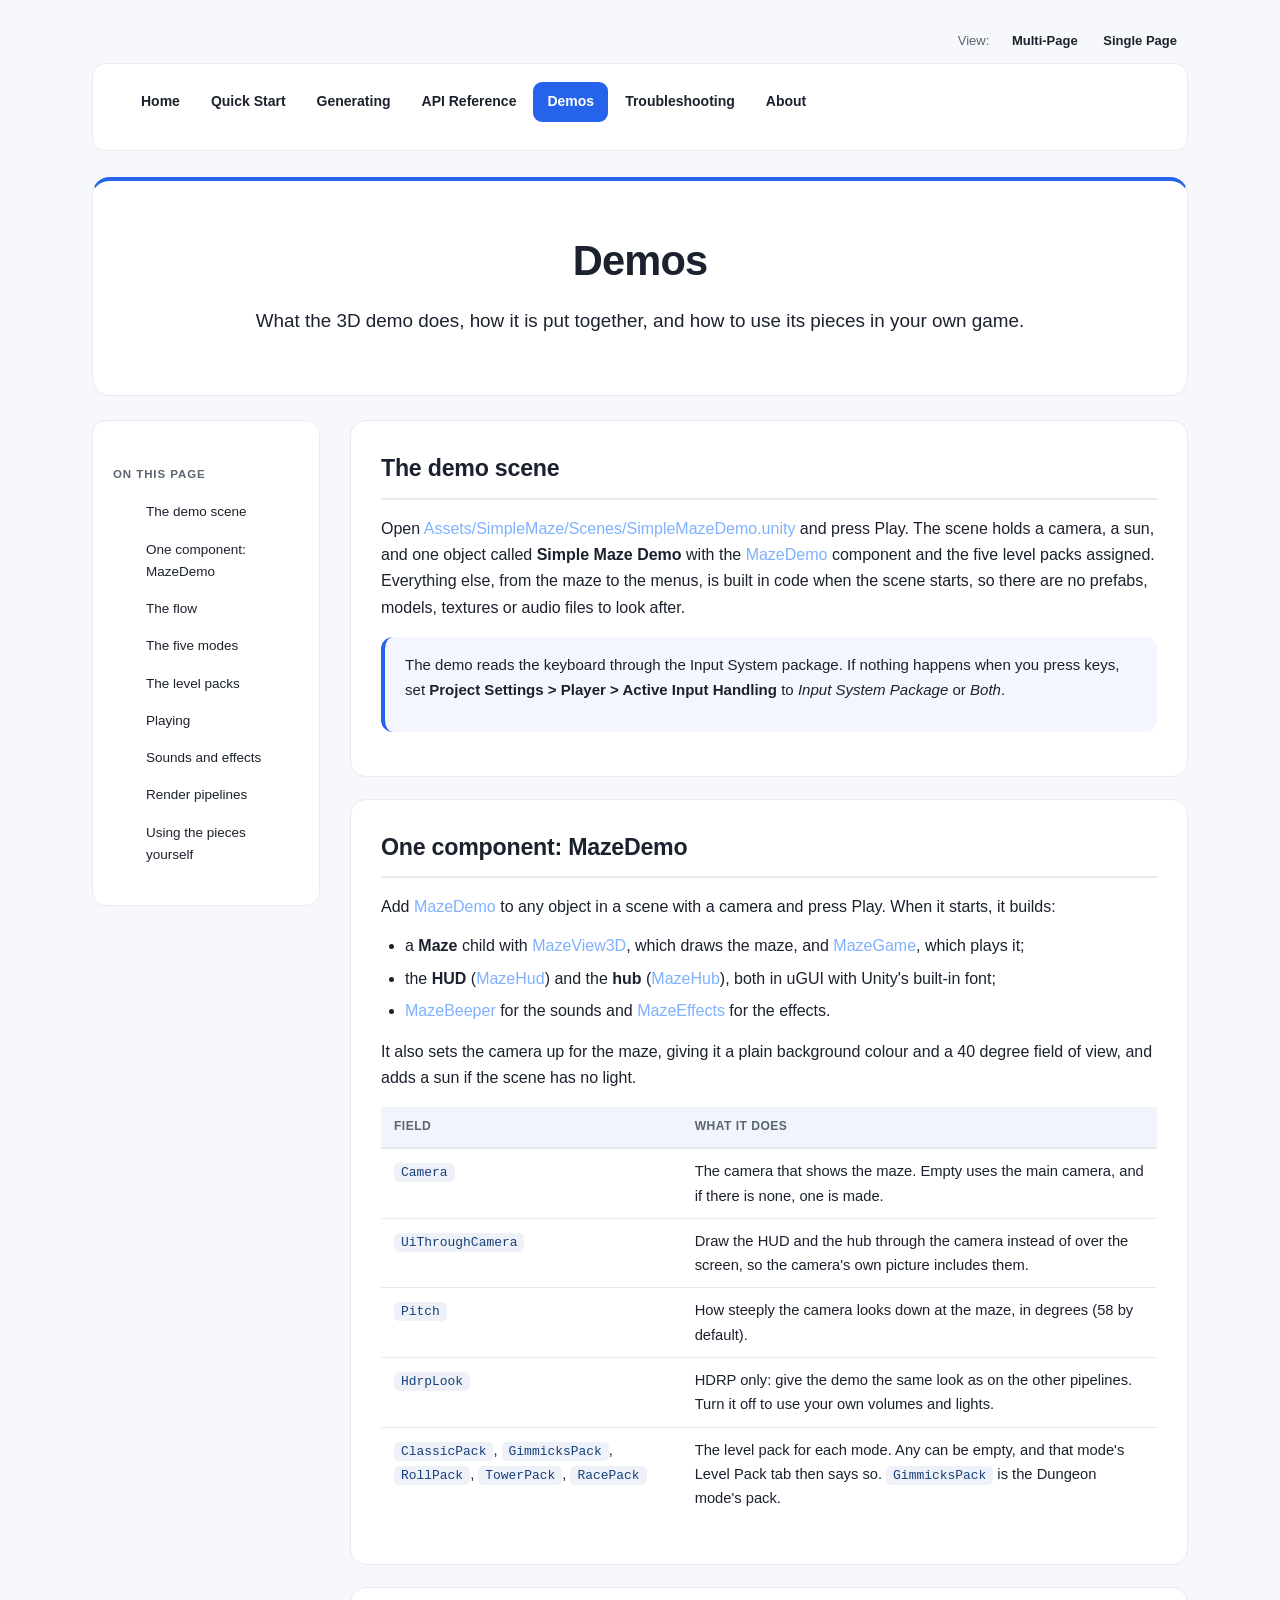
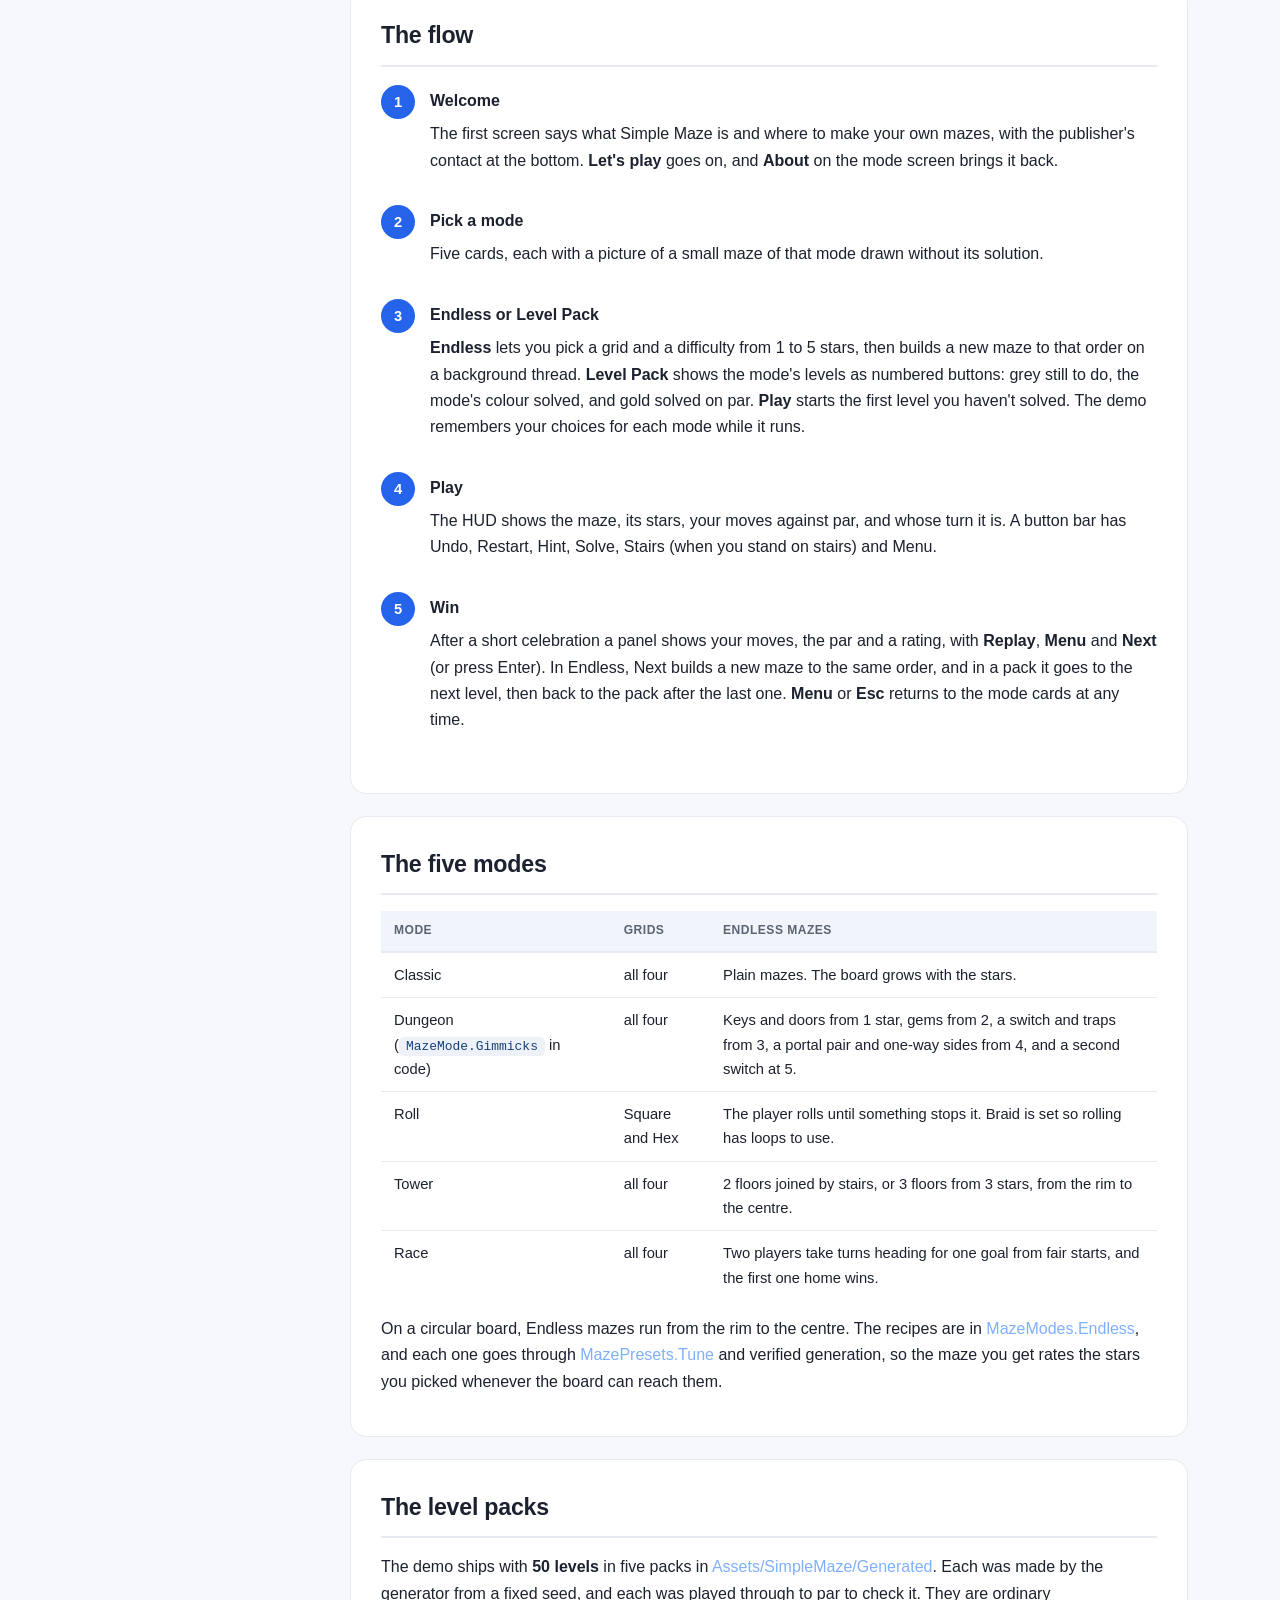
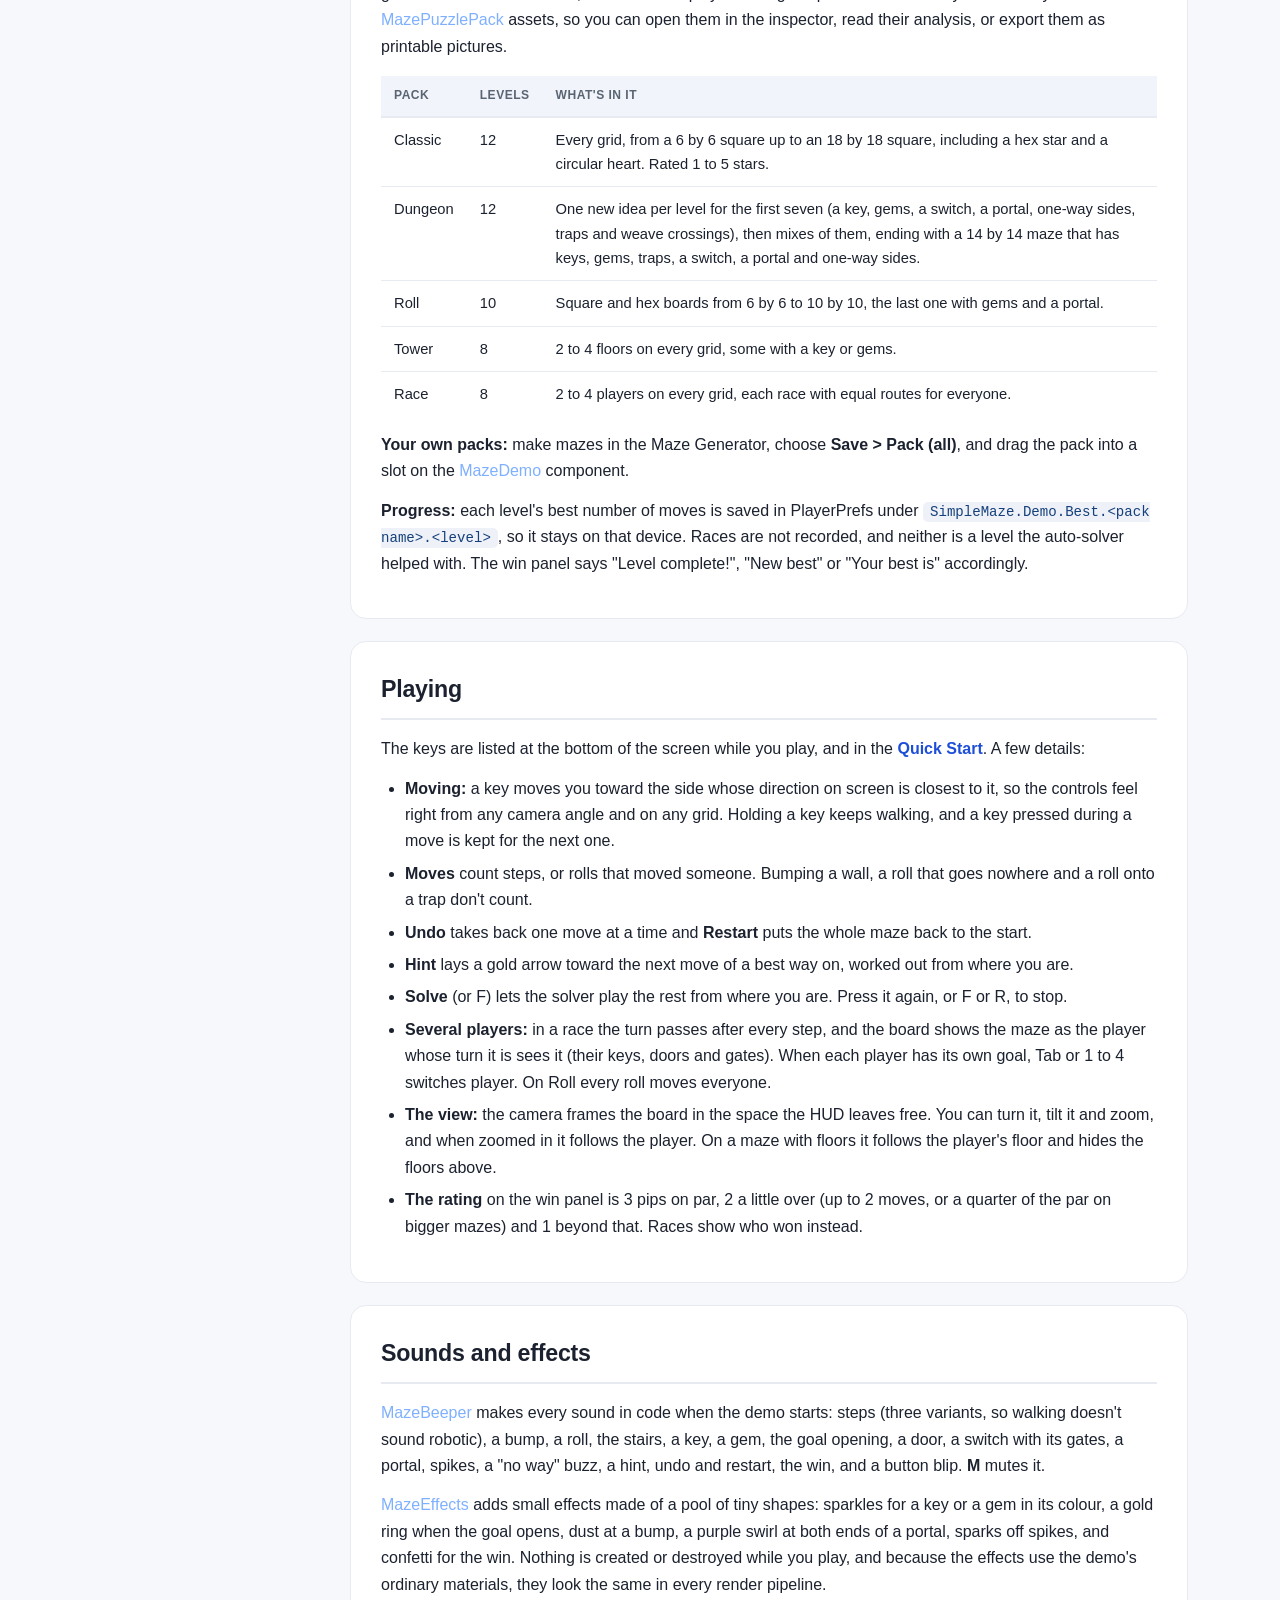
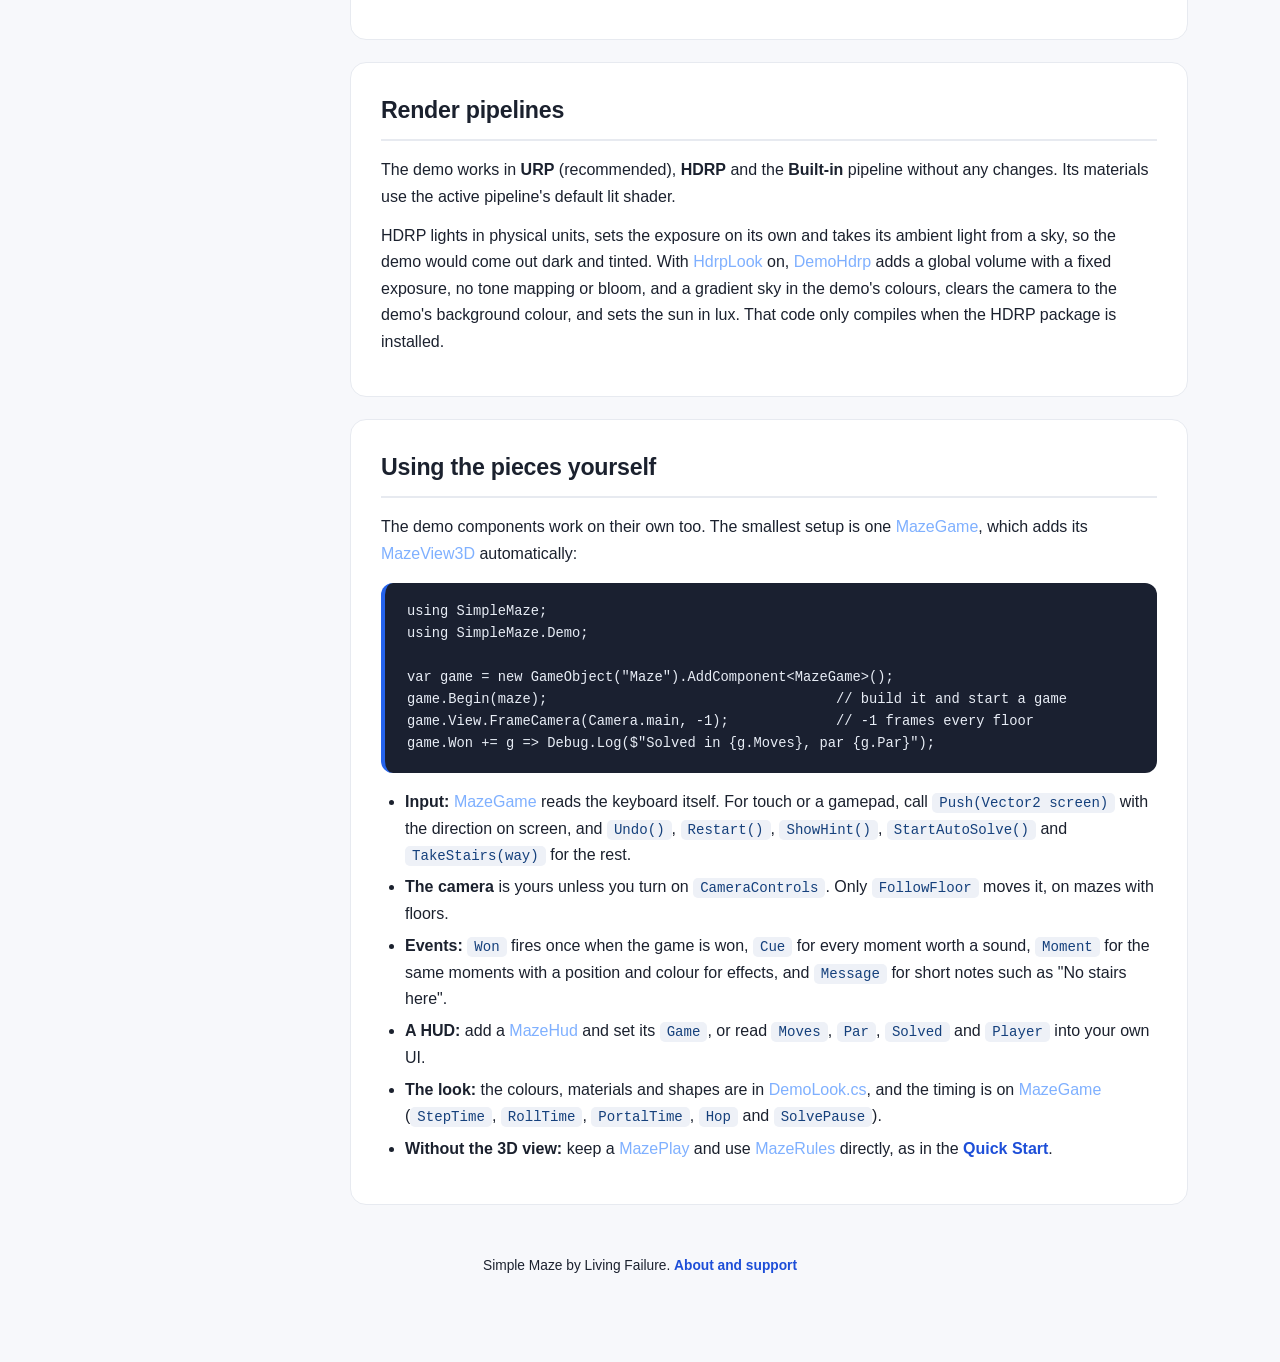
<file: demos.html>
<!DOCTYPE html>
<html lang="en">
<head>
<meta charset="UTF-8">
<meta name="viewport" content="width=device-width, initial-scale=1.0">
<title>Simple Maze - Demos</title>
<link rel="stylesheet" href="assets/styles.css">
</head>
<body>
<div class="page-wrap">

  <div class="format-selector" id="top">
    <span class="format-label">View:</span>
    <a href="index.html" class="format-link">Multi-Page</a>
    <a href="single-page.html" class="format-link">Single Page</a>
  </div>

  <nav class="navbar"><ul>
    <li><a href="index.html">Home</a></li>
    <li><a href="quick-start.html">Quick Start</a></li>
    <li><a href="generating.html">Generating</a></li>
    <li><a href="api-reference.html">API Reference</a></li>
    <li><a href="demos.html" class="active">Demos</a></li>
    <li><a href="troubleshooting.html">Troubleshooting</a></li>
    <li><a href="about.html">About</a></li>
  </ul></nav>

  <div class="hero">
    <h1>Demos</h1>
    <p class="tagline">What the 3D demo does, how it is put together, and how to use its pieces in your own game.</p>
  </div>

  <div class="page-layout">
    <aside class="toc">
      <h3>On this page</h3>
      <ul>
        <li><a href="#scene">The demo scene</a></li>
        <li><a href="#component">One component: MazeDemo</a></li>
        <li><a href="#flow">The flow</a></li>
        <li><a href="#modes">The five modes</a></li>
        <li><a href="#packs">The level packs</a></li>
        <li><a href="#playing">Playing</a></li>
        <li><a href="#sound">Sounds and effects</a></li>
        <li><a href="#pipelines">Render pipelines</a></li>
        <li><a href="#own">Using the pieces yourself</a></li>
      </ul>
    </aside>
    <main class="content">

      <div class="section">
        <h2 id="scene">The demo scene</h2>
        <p>Open <span class="k">Assets/SimpleMaze/Scenes/SimpleMazeDemo.unity</span> and press Play. The scene holds a
          camera, a sun, and one object called <strong>Simple Maze Demo</strong> with the <span class="k">MazeDemo</span>
          component and the five level packs assigned. Everything else, from the maze to the menus, is built in code when
          the scene starts, so there are no prefabs, models, textures or audio files to look after.</p>
        <div class="callout info"><p>The demo reads the keyboard through the Input System package. If nothing happens
          when you press keys, set <strong>Project Settings &gt; Player &gt; Active Input Handling</strong> to
          <em>Input System Package</em> or <em>Both</em>.</p></div>
      </div>

      <div class="section">
        <h2 id="component">One component: MazeDemo</h2>
        <p>Add <span class="k">MazeDemo</span> to any object in a scene with a camera and press Play. When it starts, it
          builds:</p>
        <ul>
          <li>a <strong>Maze</strong> child with <span class="k">MazeView3D</span>, which draws the maze, and
            <span class="k">MazeGame</span>, which plays it;</li>
          <li>the <strong>HUD</strong> (<span class="k">MazeHud</span>) and the <strong>hub</strong>
            (<span class="k">MazeHub</span>), both in uGUI with Unity's built-in font;</li>
          <li><span class="k">MazeBeeper</span> for the sounds and <span class="k">MazeEffects</span> for the
            effects.</li>
        </ul>
        <p>It also sets the camera up for the maze, giving it a plain background colour and a 40 degree field of view,
          and adds a sun if the scene has no light.</p>
        <table>
          <tr><th>Field</th><th>What it does</th></tr>
          <tr><td><code>Camera</code></td><td>The camera that shows the maze. Empty uses the main camera, and if there is
            none, one is made.</td></tr>
          <tr><td><code>UiThroughCamera</code></td><td>Draw the HUD and the hub through the camera instead of over the
            screen, so the camera's own picture includes them.</td></tr>
          <tr><td><code>Pitch</code></td><td>How steeply the camera looks down at the maze, in degrees (58 by
            default).</td></tr>
          <tr><td><code>HdrpLook</code></td><td>HDRP only: give the demo the same look as on the other pipelines. Turn it
            off to use your own volumes and lights.</td></tr>
          <tr><td><code>ClassicPack</code>, <code>GimmicksPack</code>, <code>RollPack</code>, <code>TowerPack</code>,
            <code>RacePack</code></td><td>The level pack for each mode. Any can be empty, and that mode's Level Pack tab
            then says so. <code>GimmicksPack</code> is the Dungeon mode's pack.</td></tr>
        </table>
      </div>

      <div class="section">
        <h2 id="flow">The flow</h2>
        <div class="step"><div class="step-number">1</div><div class="step-content">
          <h4>Welcome</h4><p>The first screen says what Simple Maze is and where to make your own mazes, with the
          publisher's contact at the bottom. <strong>Let's play</strong> goes on, and <strong>About</strong> on the mode
          screen brings it back.</p></div></div>
        <div class="step"><div class="step-number">2</div><div class="step-content">
          <h4>Pick a mode</h4><p>Five cards, each with a picture of a small maze of that mode drawn without its
          solution.</p></div></div>
        <div class="step"><div class="step-number">3</div><div class="step-content">
          <h4>Endless or Level Pack</h4><p><strong>Endless</strong> lets you pick a grid and a difficulty from 1 to 5
          stars, then builds a new maze to that order on a background thread. <strong>Level Pack</strong> shows the
          mode's levels as numbered buttons: grey still to do, the mode's colour solved, and gold solved on par.
          <strong>Play</strong> starts the first level you haven't solved. The demo remembers your choices for each mode
          while it runs.</p></div></div>
        <div class="step"><div class="step-number">4</div><div class="step-content">
          <h4>Play</h4><p>The HUD shows the maze, its stars, your moves against par, and whose turn it is. A button bar
          has Undo, Restart, Hint, Solve, Stairs (when you stand on stairs) and Menu.</p></div></div>
        <div class="step"><div class="step-number">5</div><div class="step-content">
          <h4>Win</h4><p>After a short celebration a panel shows your moves, the par and a rating, with
          <strong>Replay</strong>, <strong>Menu</strong> and <strong>Next</strong> (or press Enter). In Endless, Next
          builds a new maze to the same order, and in a pack it goes to the next level, then back to the pack after the
          last one. <strong>Menu</strong> or <strong>Esc</strong> returns to the mode cards at any time.</p></div></div>
      </div>

      <div class="section">
        <h2 id="modes">The five modes</h2>
        <table>
          <tr><th>Mode</th><th>Grids</th><th>Endless mazes</th></tr>
          <tr><td>Classic</td><td>all four</td><td>Plain mazes. The board grows with the stars.</td></tr>
          <tr><td>Dungeon (<code>MazeMode.Gimmicks</code> in code)</td><td>all four</td><td>Keys and doors from 1 star,
            gems from 2, a switch and traps from 3, a portal pair and one-way sides from 4, and a second switch at 5.</td></tr>
          <tr><td>Roll</td><td>Square and Hex</td><td>The player rolls until something stops it. Braid is set so rolling
            has loops to use.</td></tr>
          <tr><td>Tower</td><td>all four</td><td>2 floors joined by stairs, or 3 floors from 3 stars, from the rim to the
            centre.</td></tr>
          <tr><td>Race</td><td>all four</td><td>Two players take turns heading for one goal from fair starts, and the
            first one home wins.</td></tr>
        </table>
        <p>On a circular board, Endless mazes run from the rim to the centre. The recipes are in
          <span class="k">MazeModes.Endless</span>, and each one goes through <span class="k">MazePresets.Tune</span> and
          verified generation, so the maze you get rates the stars you picked whenever the board can reach them.</p>
      </div>

      <div class="section">
        <h2 id="packs">The level packs</h2>
        <p>The demo ships with <strong>50 levels</strong> in five packs in <span class="k">Assets/SimpleMaze/Generated</span>.
          Each was made by the generator from a fixed seed, and each was played through to par to check it. They are
          ordinary <span class="k">MazePuzzlePack</span> assets, so you can open them in the inspector, read their
          analysis, or export them as printable pictures.</p>
        <table>
          <tr><th>Pack</th><th>Levels</th><th>What's in it</th></tr>
          <tr><td>Classic</td><td>12</td><td>Every grid, from a 6 by 6 square up to an 18 by 18 square, including a hex
            star and a circular heart. Rated 1 to 5 stars.</td></tr>
          <tr><td>Dungeon</td><td>12</td><td>One new idea per level for the first seven (a key, gems, a switch, a portal,
            one-way sides, traps and weave crossings), then mixes of them, ending with a 14 by 14 maze that has keys,
            gems, traps, a switch, a portal and one-way sides.</td></tr>
          <tr><td>Roll</td><td>10</td><td>Square and hex boards from 6 by 6 to 10 by 10, the last one with gems and a
            portal.</td></tr>
          <tr><td>Tower</td><td>8</td><td>2 to 4 floors on every grid, some with a key or gems.</td></tr>
          <tr><td>Race</td><td>8</td><td>2 to 4 players on every grid, each race with equal routes for everyone.</td></tr>
        </table>
        <p><strong>Your own packs:</strong> make mazes in the Maze Generator, choose <strong>Save &gt; Pack (all)</strong>,
          and drag the pack into a slot on the <span class="k">MazeDemo</span> component.</p>
        <p><strong>Progress:</strong> each level's best number of moves is saved in PlayerPrefs under
          <code>SimpleMaze.Demo.Best.&lt;pack name&gt;.&lt;level&gt;</code>, so it stays on that device. Races are not
          recorded, and neither is a level the auto-solver helped with. The win panel says "Level complete!", "New best"
          or "Your best is" accordingly.</p>
      </div>

      <div class="section">
        <h2 id="playing">Playing</h2>
        <p>The keys are listed at the bottom of the screen while you play, and in the
          <a href="quick-start.html#play">Quick Start</a>. A few details:</p>
        <ul>
          <li><strong>Moving:</strong> a key moves you toward the side whose direction on screen is closest to it, so
            the controls feel right from any camera angle and on any grid. Holding a key keeps walking, and a key
            pressed during a move is kept for the next one.</li>
          <li><strong>Moves</strong> count steps, or rolls that moved someone. Bumping a wall, a roll that goes nowhere
            and a roll onto a trap don't count.</li>
          <li><strong>Undo</strong> takes back one move at a time and <strong>Restart</strong> puts the whole maze back
            to the start.</li>
          <li><strong>Hint</strong> lays a gold arrow toward the next move of a best way on, worked out from where you
            are.</li>
          <li><strong>Solve</strong> (or F) lets the solver play the rest from where you are. Press it again, or F or R,
            to stop.</li>
          <li><strong>Several players:</strong> in a race the turn passes after every step, and the board shows the maze
            as the player whose turn it is sees it (their keys, doors and gates). When each player has its own goal,
            Tab or 1 to 4 switches player. On Roll every roll moves everyone.</li>
          <li><strong>The view:</strong> the camera frames the board in the space the HUD leaves free. You can turn it,
            tilt it and zoom, and when zoomed in it follows the player. On a maze with floors it follows the player's
            floor and hides the floors above.</li>
          <li><strong>The rating</strong> on the win panel is 3 pips on par, 2 a little over (up to 2 moves, or a quarter
            of the par on bigger mazes) and 1 beyond that. Races show who won instead.</li>
        </ul>
      </div>

      <div class="section">
        <h2 id="sound">Sounds and effects</h2>
        <p><span class="k">MazeBeeper</span> makes every sound in code when the demo starts: steps (three variants, so
          walking doesn't sound robotic), a bump, a roll, the stairs, a key, a gem, the goal opening, a door, a switch
          with its gates, a portal, spikes, a "no way" buzz, a hint, undo and restart, the win, and a button blip.
          <strong>M</strong> mutes it.</p>
        <p><span class="k">MazeEffects</span> adds small effects made of a pool of tiny shapes: sparkles for a key or a
          gem in its colour, a gold ring when the goal opens, dust at a bump, a purple swirl at both ends of a portal,
          sparks off spikes, and confetti for the win. Nothing is created or destroyed while you play, and because the
          effects use the demo's ordinary materials, they look the same in every render pipeline.</p>
      </div>

      <div class="section">
        <h2 id="pipelines">Render pipelines</h2>
        <p>The demo works in <strong>URP</strong> (recommended), <strong>HDRP</strong> and the <strong>Built-in</strong>
          pipeline without any changes. Its materials use the active pipeline's default lit shader.</p>
        <p>HDRP lights in physical units, sets the exposure on its own and takes its ambient light from a sky, so the
          demo would come out dark and tinted. With <span class="k">HdrpLook</span> on, <span class="k">DemoHdrp</span>
          adds a global volume with a fixed exposure, no tone mapping or bloom, and a gradient sky in the demo's colours,
          clears the camera to the demo's background colour, and sets the sun in lux. That code only compiles when the
          HDRP package is installed.</p>
      </div>

      <div class="section">
        <h2 id="own">Using the pieces yourself</h2>
        <p>The demo components work on their own too. The smallest setup is one <span class="k">MazeGame</span>, which
          adds its <span class="k">MazeView3D</span> automatically:</p>
<pre><code>using SimpleMaze;
using SimpleMaze.Demo;

var game = new GameObject("Maze").AddComponent&lt;MazeGame&gt;();
game.Begin(maze);                                   // build it and start a game
game.View.FrameCamera(Camera.main, -1);             // -1 frames every floor
game.Won += g =&gt; Debug.Log($"Solved in {g.Moves}, par {g.Par}");</code></pre>
        <ul>
          <li><strong>Input:</strong> <span class="k">MazeGame</span> reads the keyboard itself. For touch or a gamepad,
            call <code>Push(Vector2 screen)</code> with the direction on screen, and <code>Undo()</code>,
            <code>Restart()</code>, <code>ShowHint()</code>, <code>StartAutoSolve()</code> and
            <code>TakeStairs(way)</code> for the rest.</li>
          <li><strong>The camera</strong> is yours unless you turn on <code>CameraControls</code>. Only
            <code>FollowFloor</code> moves it, on mazes with floors.</li>
          <li><strong>Events:</strong> <code>Won</code> fires once when the game is won, <code>Cue</code> for every moment
            worth a sound, <code>Moment</code> for the same moments with a position and colour for effects, and
            <code>Message</code> for short notes such as "No stairs here".</li>
          <li><strong>A HUD:</strong> add a <span class="k">MazeHud</span> and set its <code>Game</code>, or read
            <code>Moves</code>, <code>Par</code>, <code>Solved</code> and <code>Player</code> into your own UI.</li>
          <li><strong>The look:</strong> the colours, materials and shapes are in <span class="k">DemoLook.cs</span>, and
            the timing is on <span class="k">MazeGame</span> (<code>StepTime</code>, <code>RollTime</code>,
            <code>PortalTime</code>, <code>Hop</code> and <code>SolvePause</code>).</li>
          <li><strong>Without the 3D view:</strong> keep a <span class="k">MazePlay</span> and use
            <span class="k">MazeRules</span> directly, as in the <a href="quick-start.html#own">Quick Start</a>.</li>
        </ul>
      </div>

    </main>
  </div>

  <div class="footer">
    <p>Simple Maze by Living Failure. <a href="about.html">About and support</a></p>
  </div>

</div>
</body>
</html>
</file>
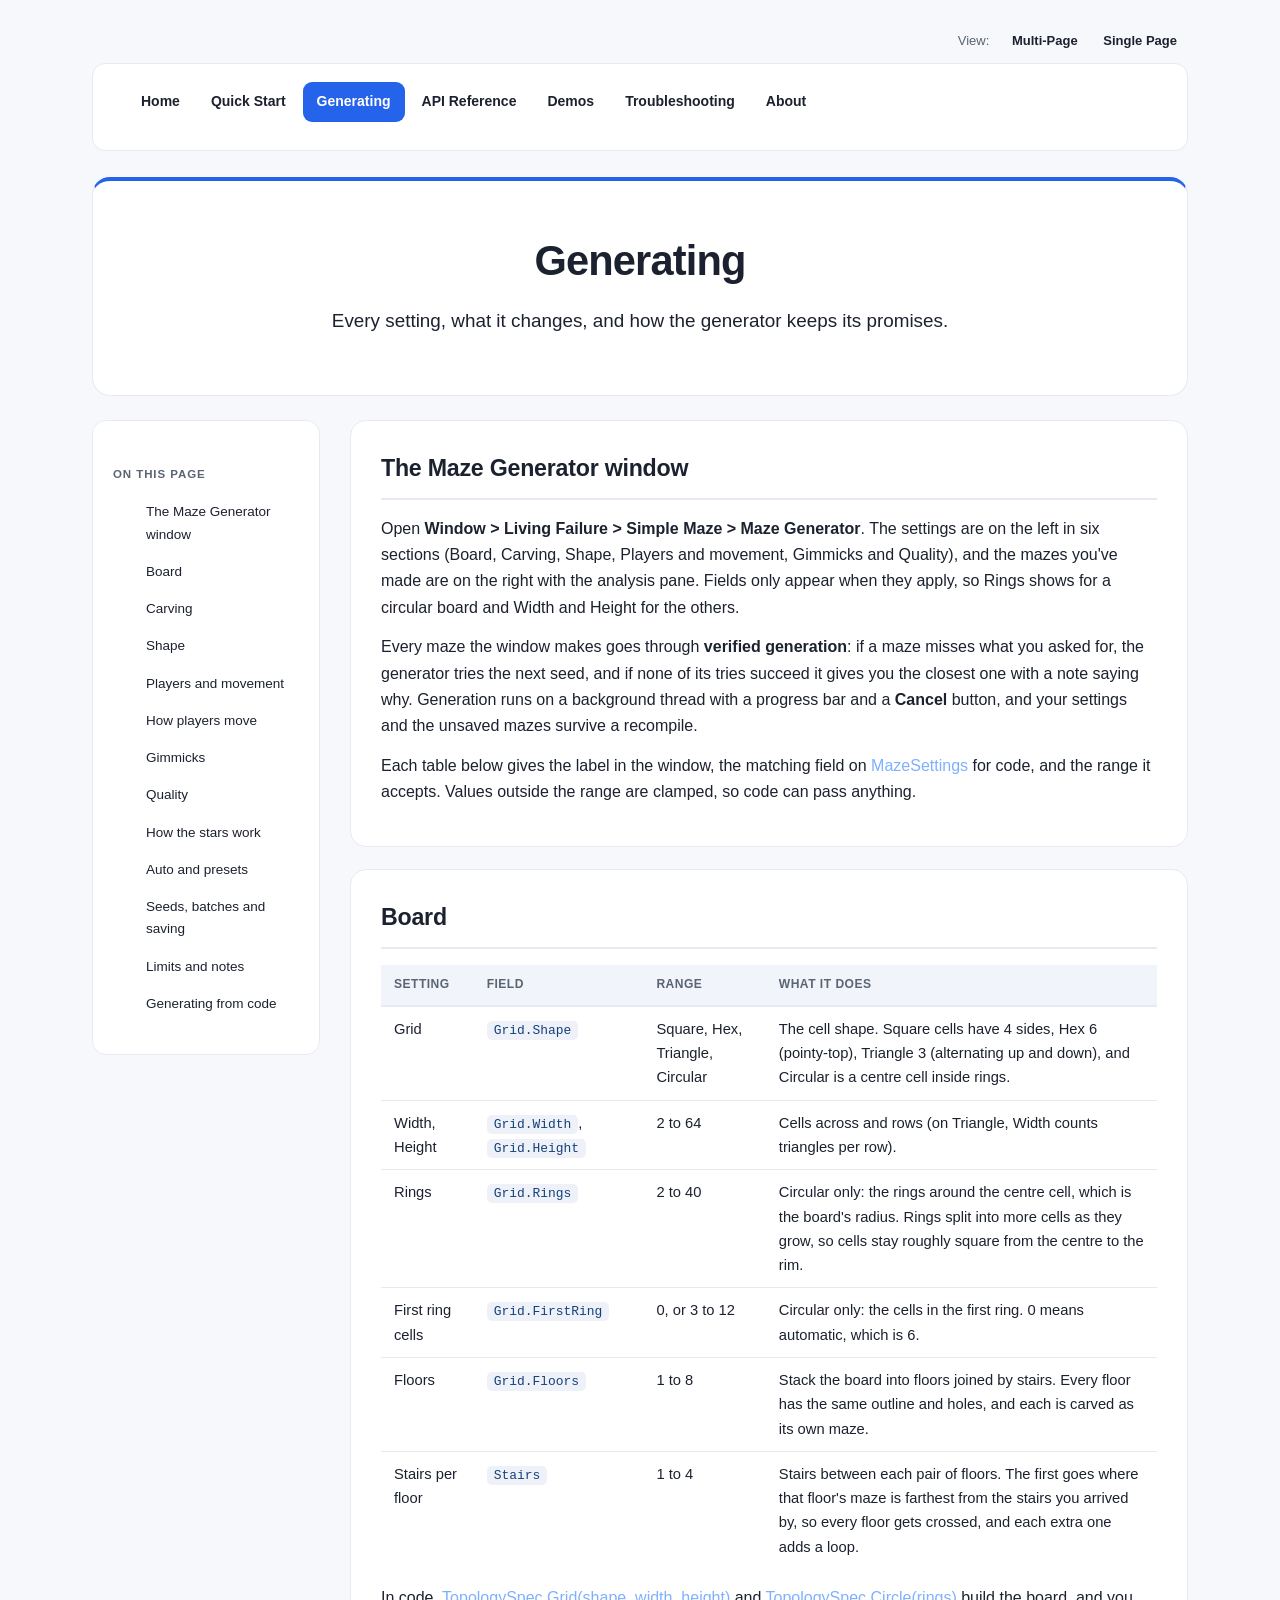
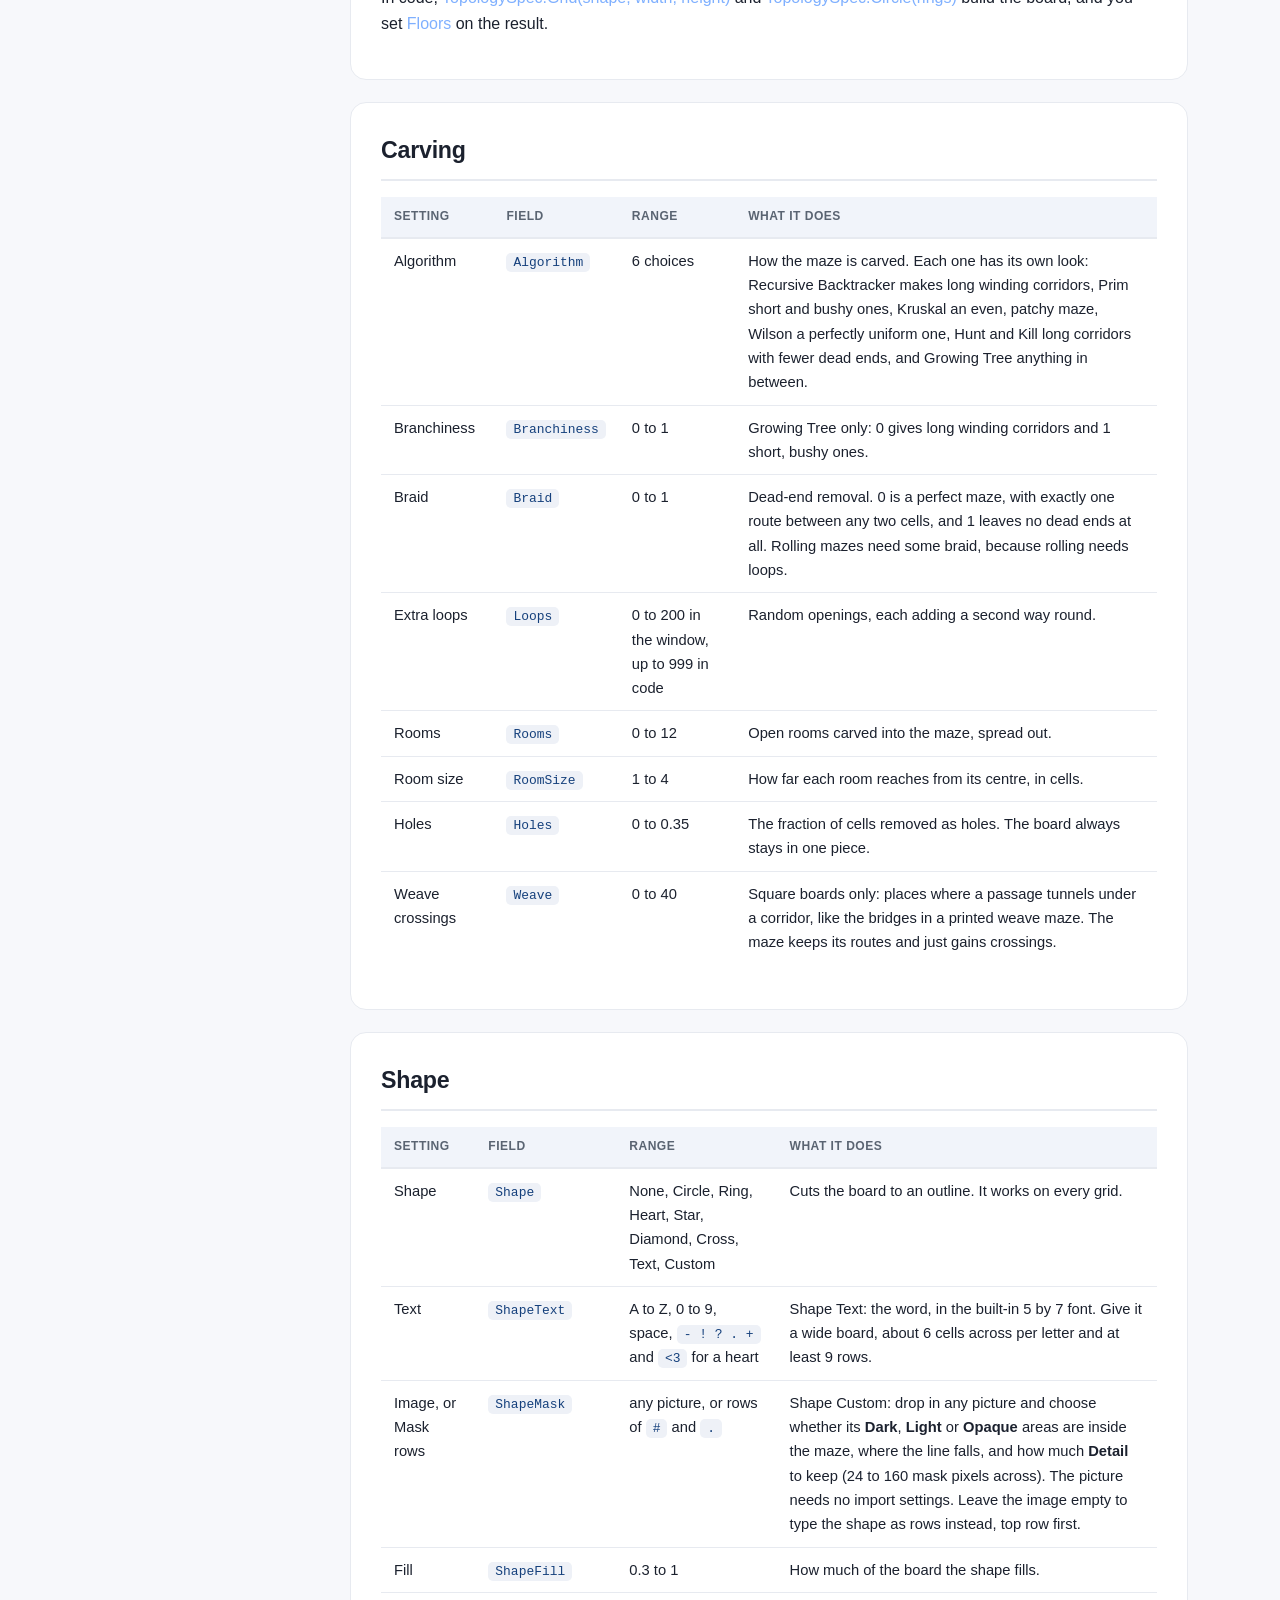
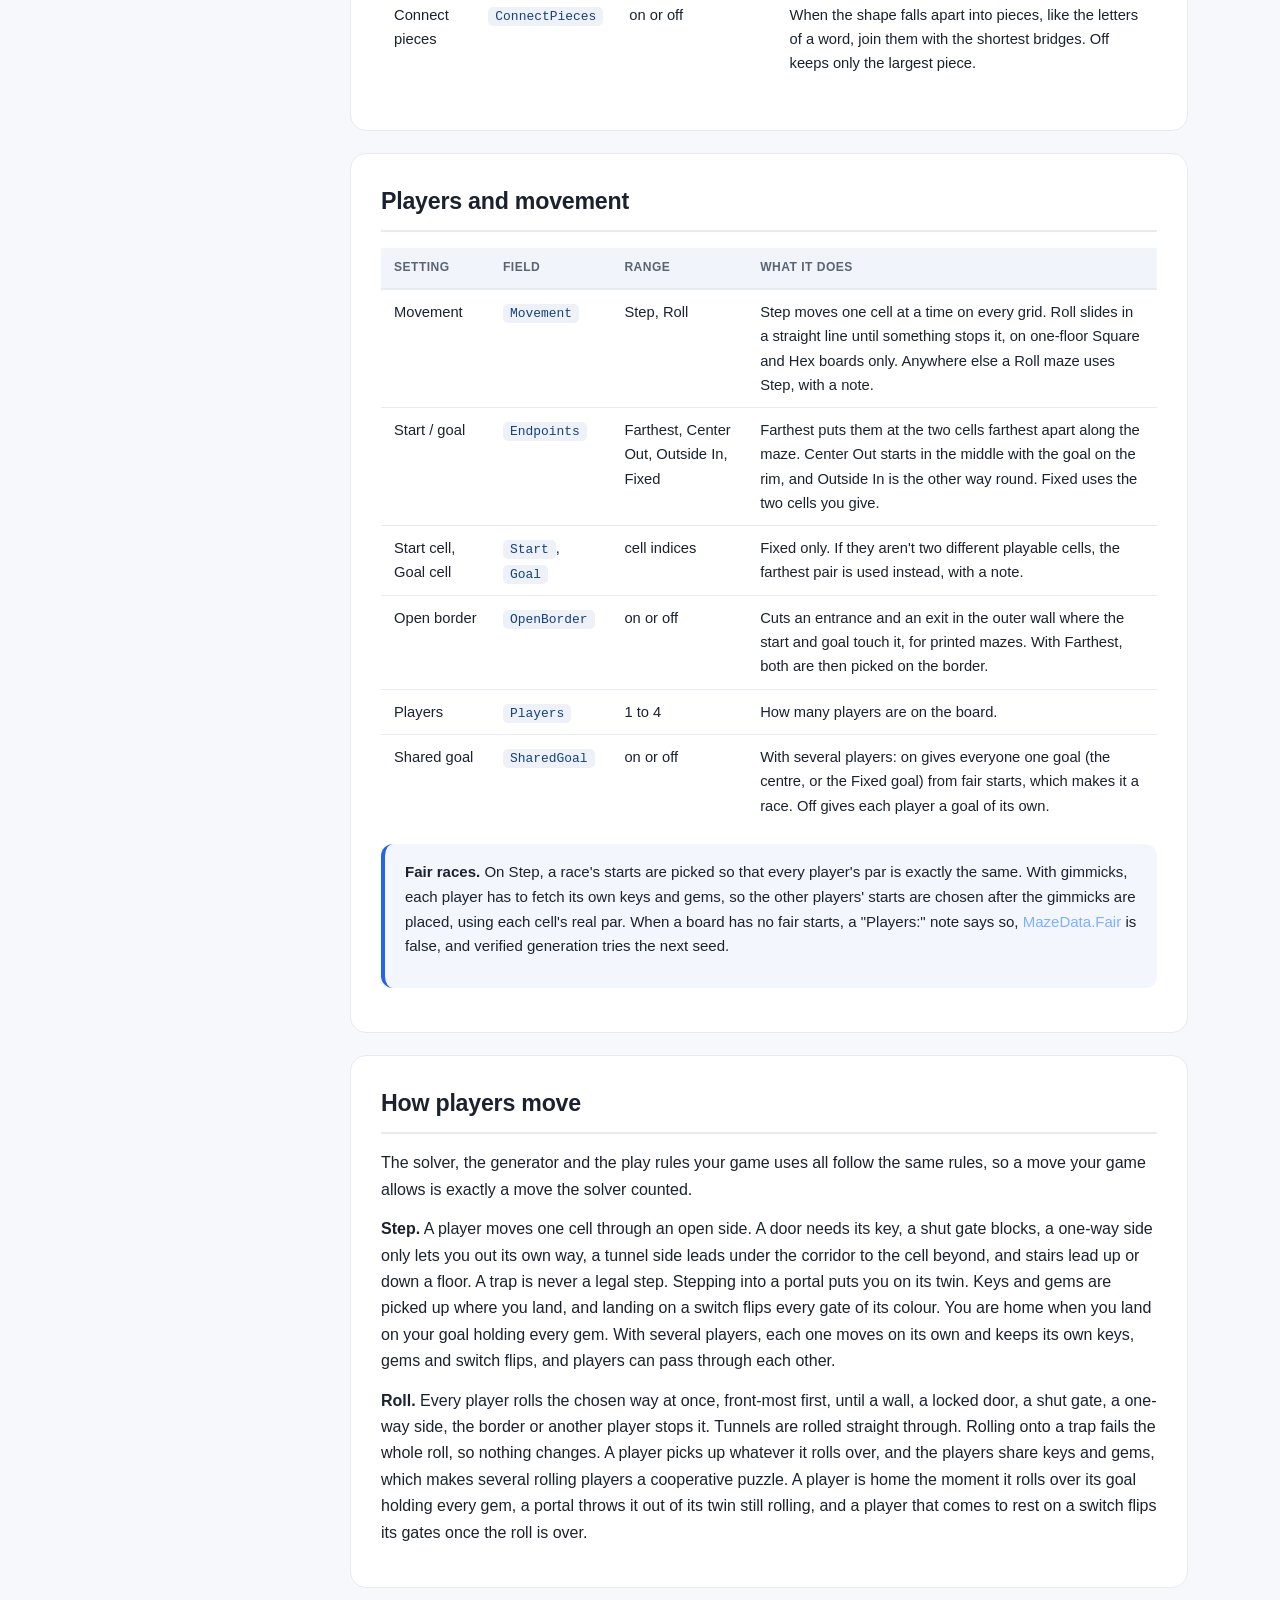
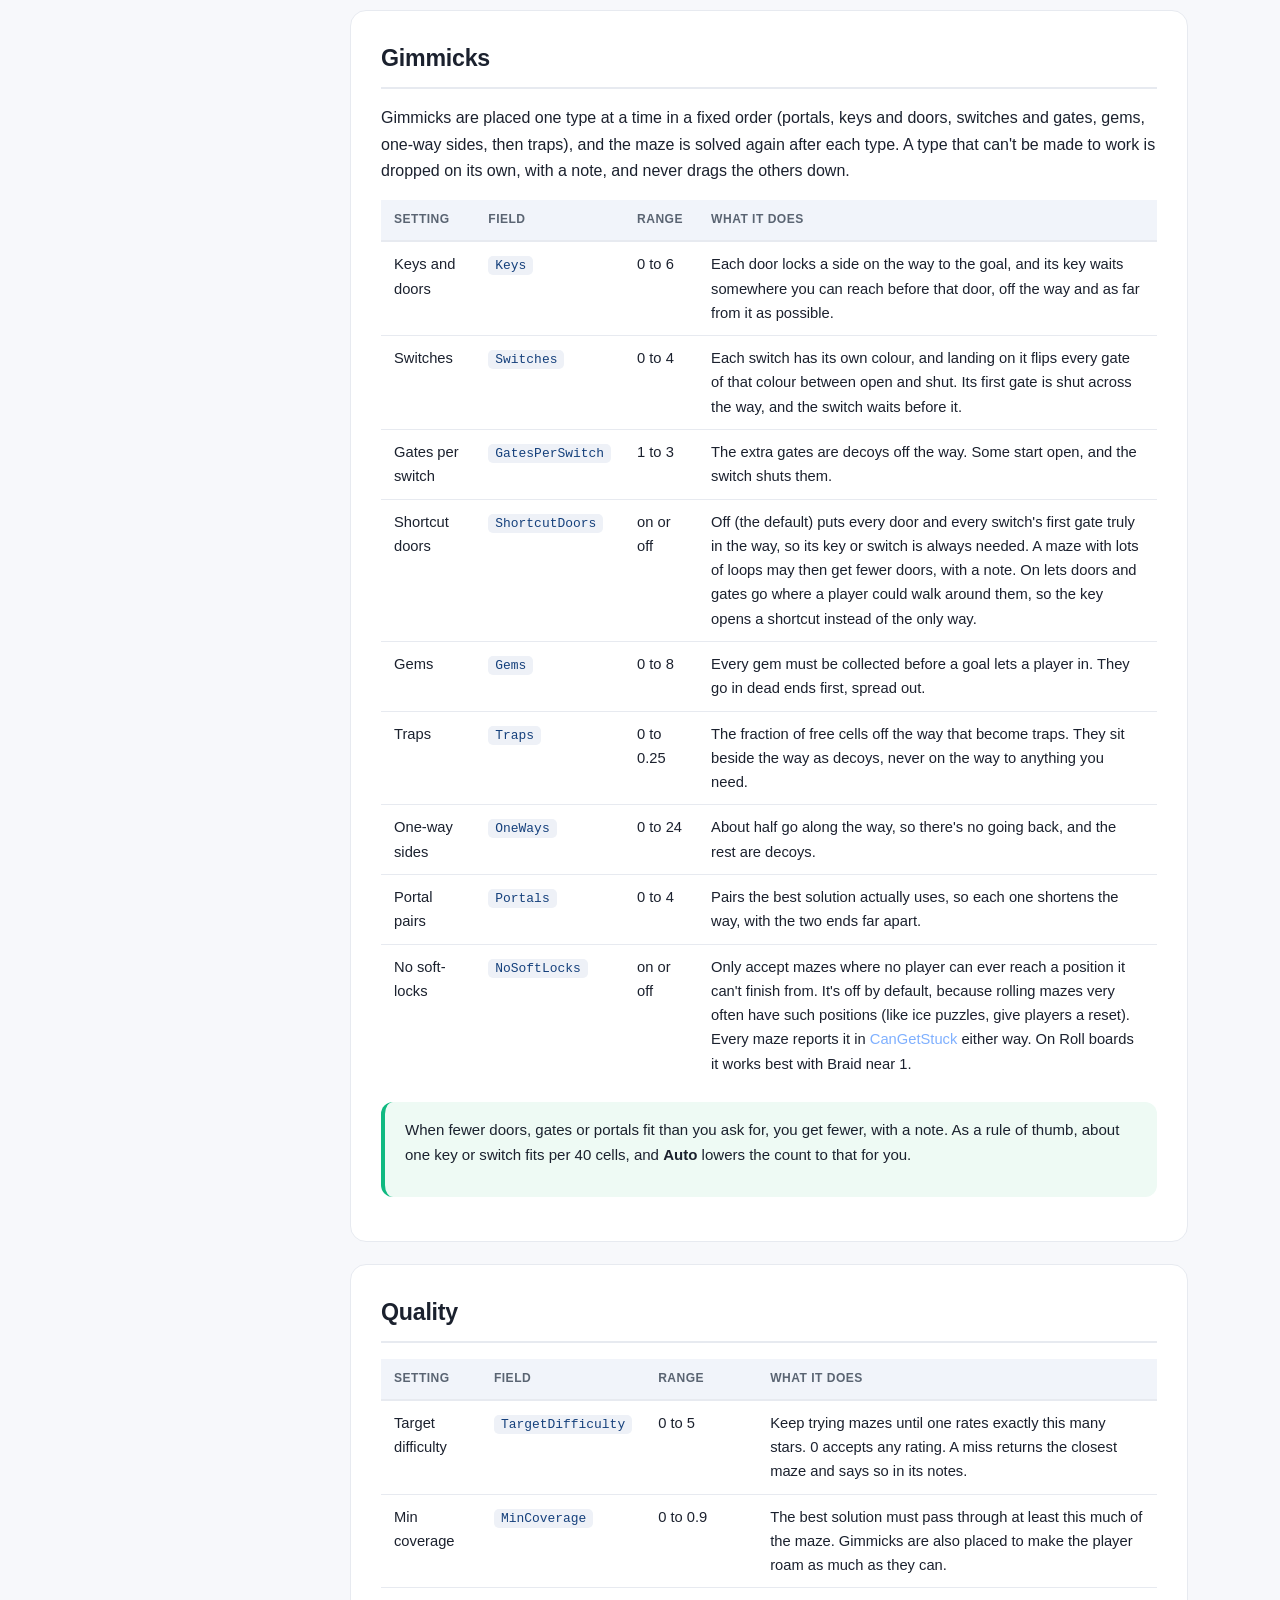
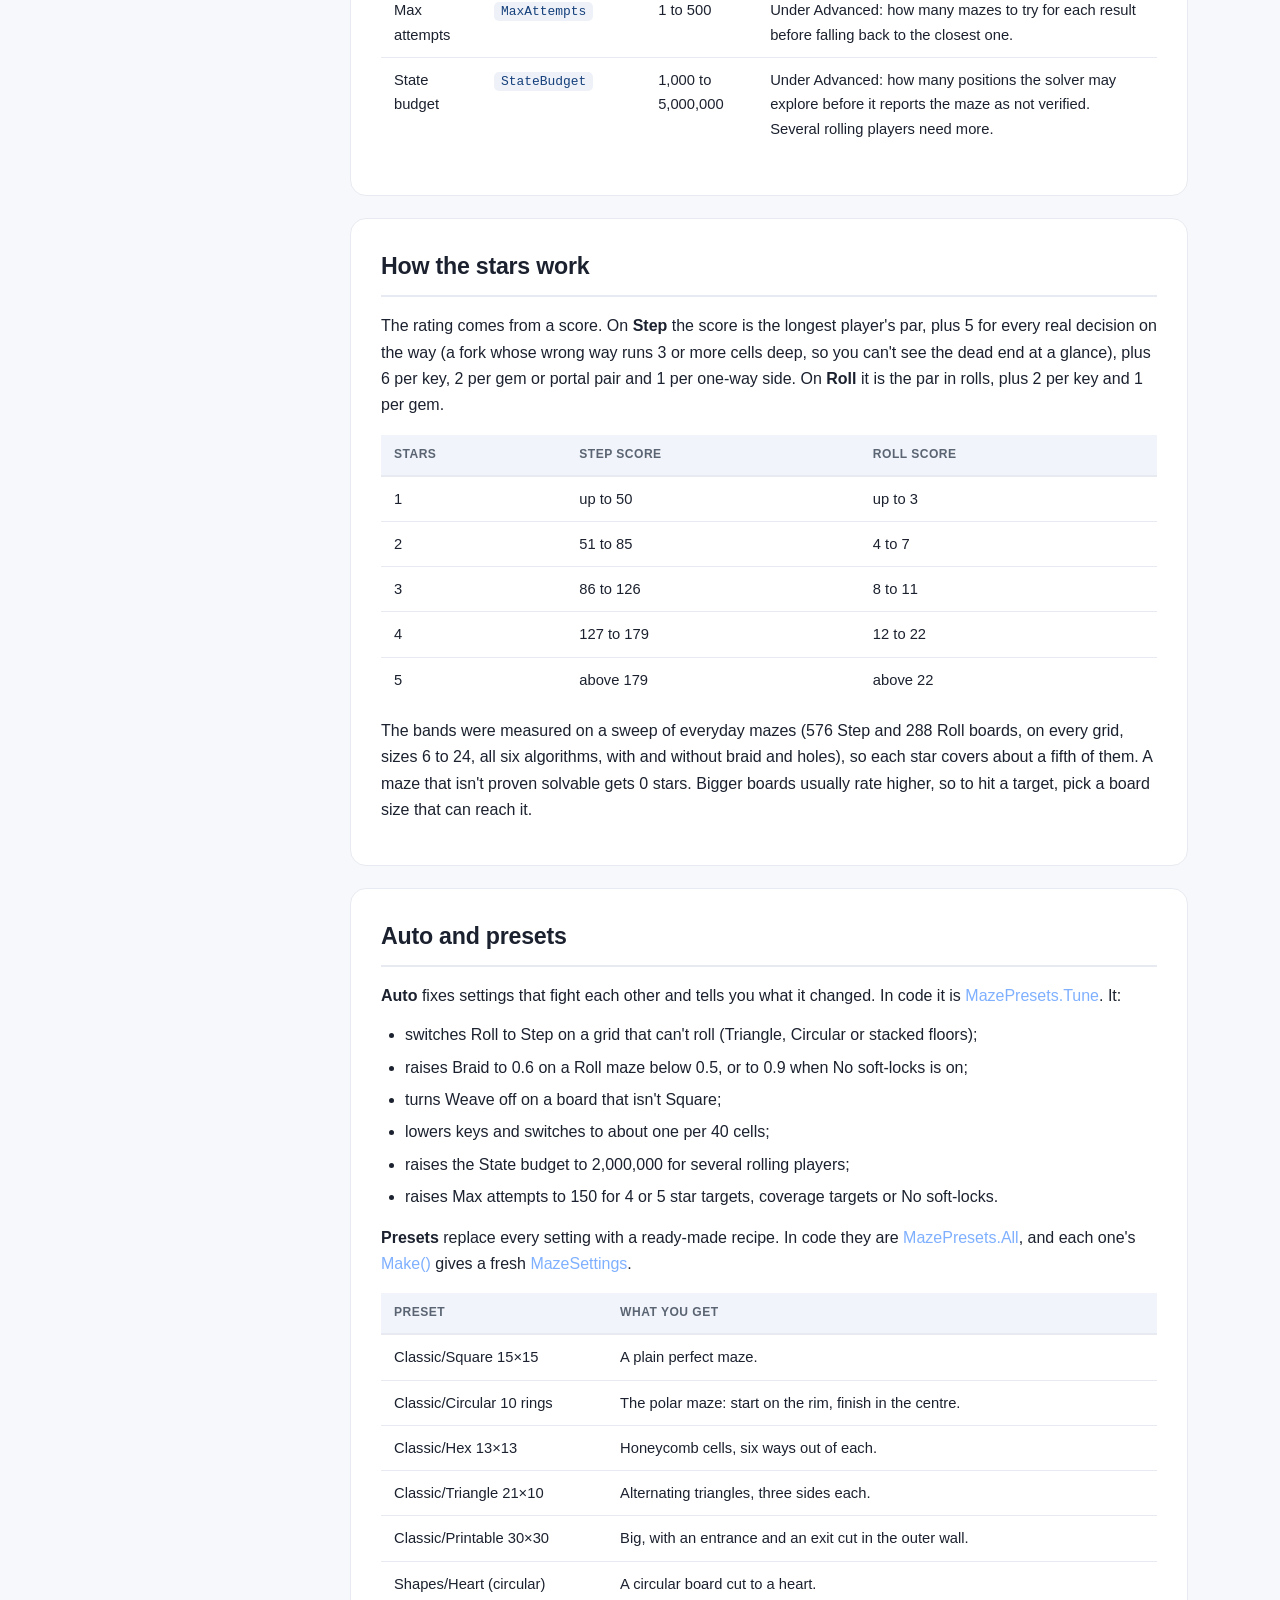
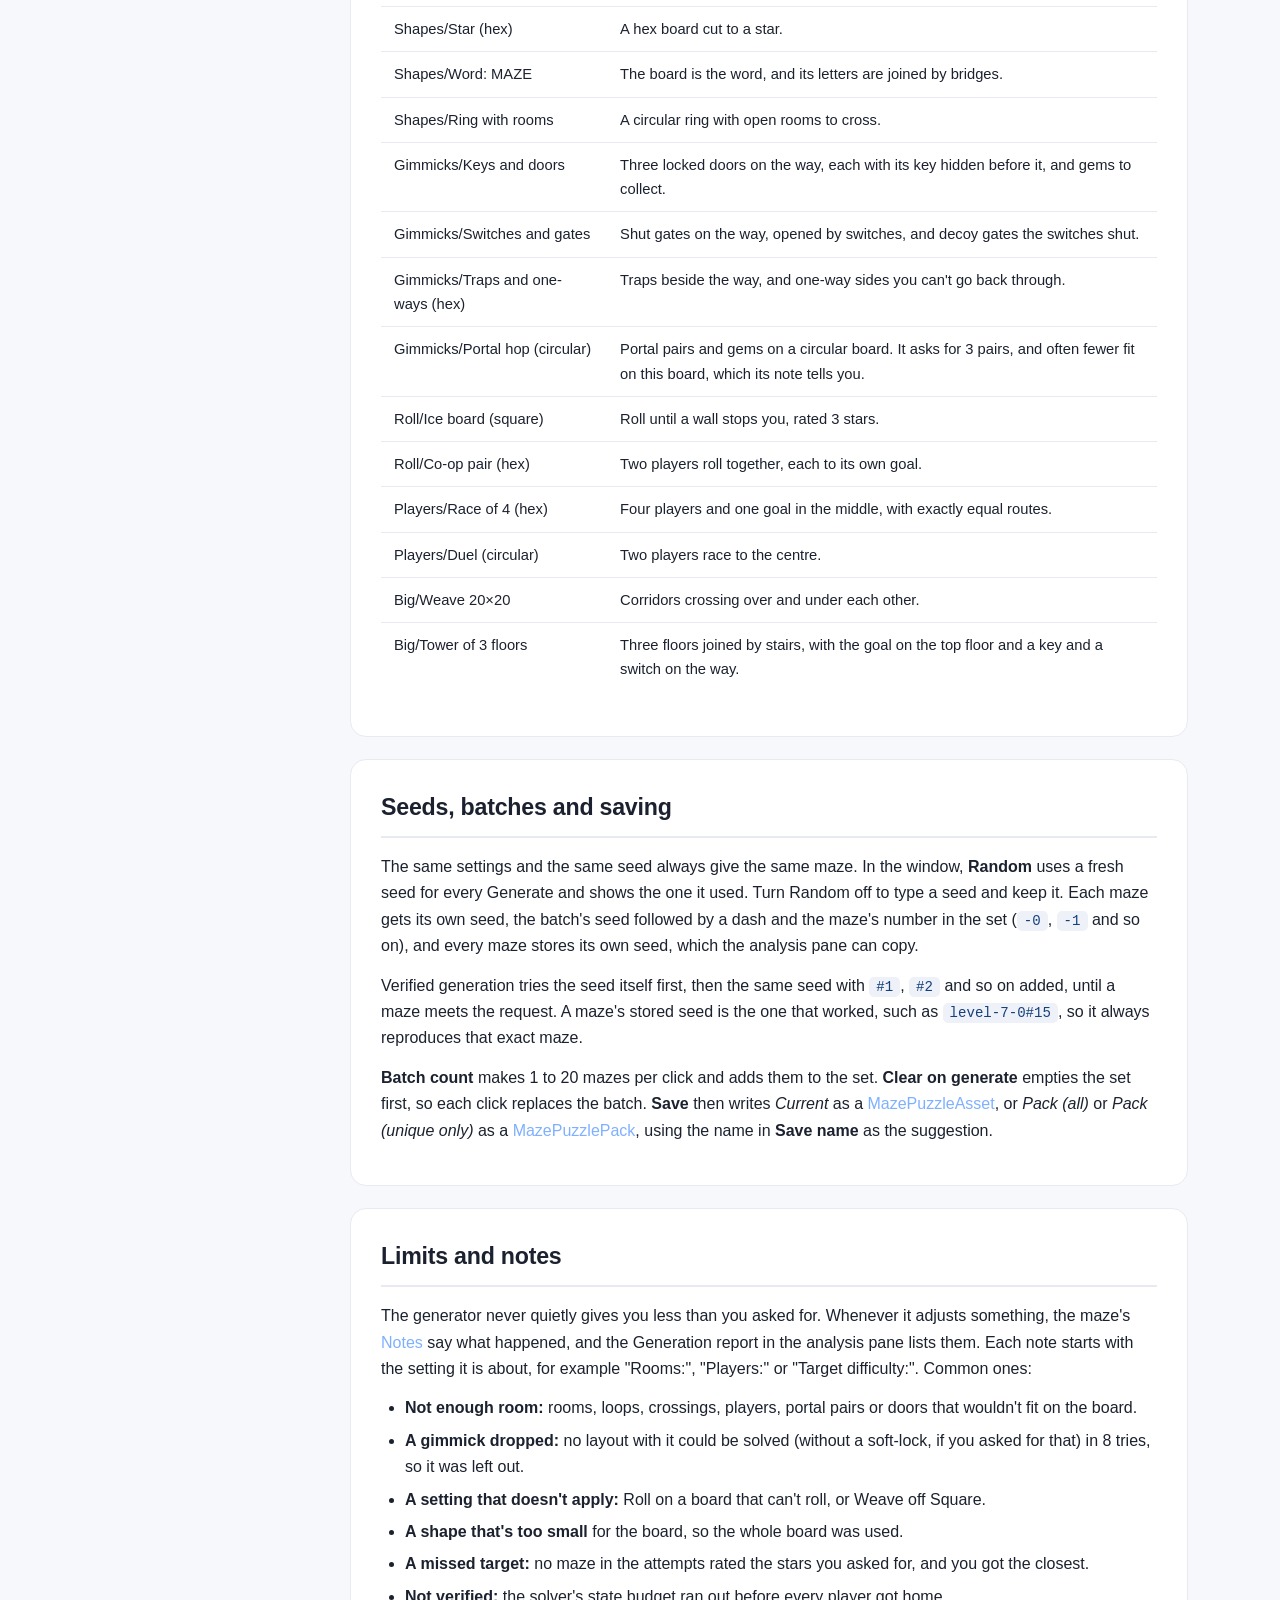
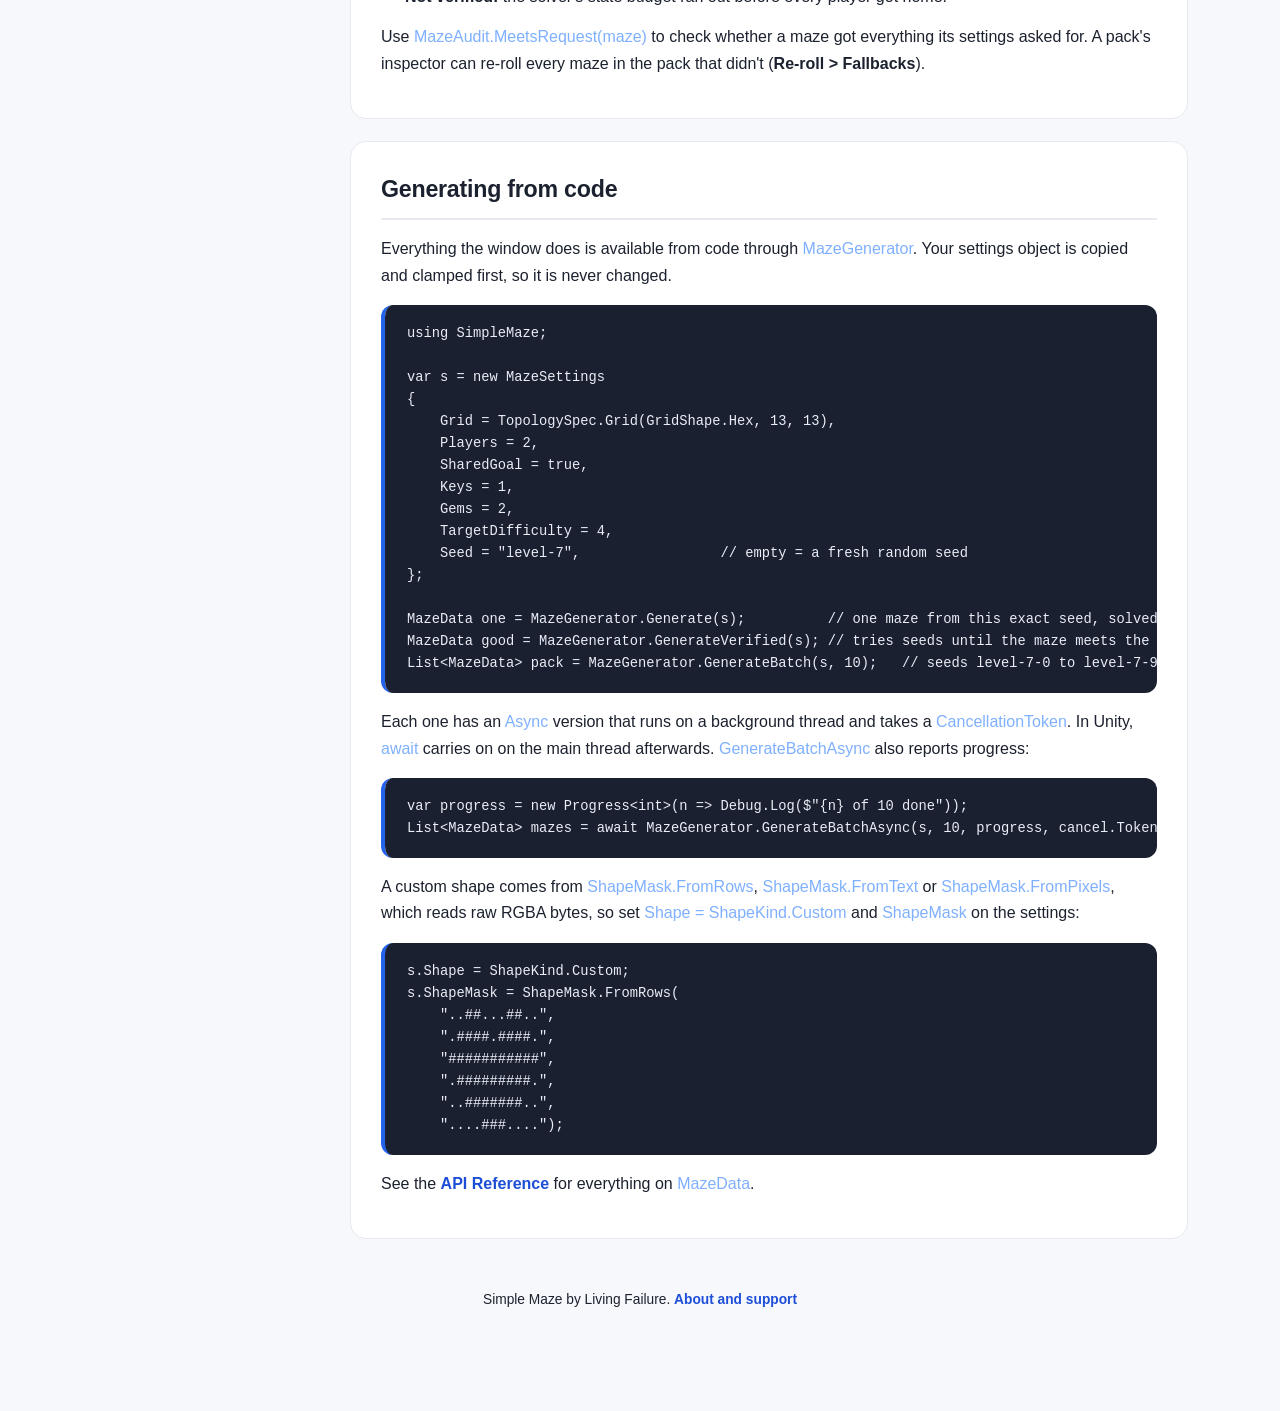
<file: generating.html>
<!DOCTYPE html>
<html lang="en">
<head>
<meta charset="UTF-8">
<meta name="viewport" content="width=device-width, initial-scale=1.0">
<title>Simple Maze - Generating</title>
<link rel="stylesheet" href="assets/styles.css">
</head>
<body>
<div class="page-wrap">

  <div class="format-selector" id="top">
    <span class="format-label">View:</span>
    <a href="index.html" class="format-link">Multi-Page</a>
    <a href="single-page.html" class="format-link">Single Page</a>
  </div>

  <nav class="navbar"><ul>
    <li><a href="index.html">Home</a></li>
    <li><a href="quick-start.html">Quick Start</a></li>
    <li><a href="generating.html" class="active">Generating</a></li>
    <li><a href="api-reference.html">API Reference</a></li>
    <li><a href="demos.html">Demos</a></li>
    <li><a href="troubleshooting.html">Troubleshooting</a></li>
    <li><a href="about.html">About</a></li>
  </ul></nav>

  <div class="hero">
    <h1>Generating</h1>
    <p class="tagline">Every setting, what it changes, and how the generator keeps its promises.</p>
  </div>

  <div class="page-layout">
    <aside class="toc">
      <h3>On this page</h3>
      <ul>
        <li><a href="#window">The Maze Generator window</a></li>
        <li><a href="#board">Board</a></li>
        <li><a href="#carving">Carving</a></li>
        <li><a href="#shape">Shape</a></li>
        <li><a href="#players">Players and movement</a></li>
        <li><a href="#rules">How players move</a></li>
        <li><a href="#gimmicks">Gimmicks</a></li>
        <li><a href="#quality">Quality</a></li>
        <li><a href="#stars">How the stars work</a></li>
        <li><a href="#auto">Auto and presets</a></li>
        <li><a href="#seeds">Seeds, batches and saving</a></li>
        <li><a href="#honesty">Limits and notes</a></li>
        <li><a href="#code">Generating from code</a></li>
      </ul>
    </aside>
    <main class="content">

      <div class="section">
        <h2 id="window">The Maze Generator window</h2>
        <p>Open <strong>Window &gt; Living Failure &gt; Simple Maze &gt; Maze Generator</strong>. The settings are on
          the left in six sections (Board, Carving, Shape, Players and movement, Gimmicks and Quality), and the mazes
          you've made are on the right with the analysis pane. Fields only appear when they apply, so Rings shows for
          a circular board and Width and Height for the others.</p>
        <p>Every maze the window makes goes through <strong>verified generation</strong>: if a maze misses what you
          asked for, the generator tries the next seed, and if none of its tries succeed it gives you the closest one
          with a note saying why. Generation runs on a background thread with a progress bar and a
          <strong>Cancel</strong> button, and your settings and the unsaved mazes survive a recompile.</p>
        <p>Each table below gives the label in the window, the matching field on
          <span class="k">MazeSettings</span> for code, and the range it accepts. Values outside the range are
          clamped, so code can pass anything.</p>
      </div>

      <div class="section">
        <h2 id="board">Board</h2>
        <table>
          <tr><th>Setting</th><th>Field</th><th>Range</th><th>What it does</th></tr>
          <tr><td>Grid</td><td><code>Grid.Shape</code></td><td>Square, Hex, Triangle, Circular</td><td>The cell
            shape. Square cells have 4 sides, Hex 6 (pointy-top), Triangle 3 (alternating up and down), and Circular is
            a centre cell inside rings.</td></tr>
          <tr><td>Width, Height</td><td><code>Grid.Width</code>, <code>Grid.Height</code></td><td>2 to 64</td><td>Cells
            across and rows (on Triangle, Width counts triangles per row).</td></tr>
          <tr><td>Rings</td><td><code>Grid.Rings</code></td><td>2 to 40</td><td>Circular only: the rings around the
            centre cell, which is the board's radius. Rings split into more cells as they grow, so cells stay roughly
            square from the centre to the rim.</td></tr>
          <tr><td>First ring cells</td><td><code>Grid.FirstRing</code></td><td>0, or 3 to 12</td><td>Circular only:
            the cells in the first ring. 0 means automatic, which is 6.</td></tr>
          <tr><td>Floors</td><td><code>Grid.Floors</code></td><td>1 to 8</td><td>Stack the board into floors joined
            by stairs. Every floor has the same outline and holes, and each is carved as its own maze.</td></tr>
          <tr><td>Stairs per floor</td><td><code>Stairs</code></td><td>1 to 4</td><td>Stairs between each pair of
            floors. The first goes where that floor's maze is farthest from the stairs you arrived by, so every floor
            gets crossed, and each extra one adds a loop.</td></tr>
        </table>
        <p>In code, <span class="k">TopologySpec.Grid(shape, width, height)</span> and
          <span class="k">TopologySpec.Circle(rings)</span> build the board, and you set <span class="k">Floors</span>
          on the result.</p>
      </div>

      <div class="section">
        <h2 id="carving">Carving</h2>
        <table>
          <tr><th>Setting</th><th>Field</th><th>Range</th><th>What it does</th></tr>
          <tr><td>Algorithm</td><td><code>Algorithm</code></td><td>6 choices</td><td>How the maze is carved. Each one
            has its own look: Recursive Backtracker makes long winding corridors, Prim short and bushy ones, Kruskal an
            even, patchy maze, Wilson a perfectly uniform one, Hunt and Kill long corridors with fewer dead ends, and
            Growing Tree anything in between.</td></tr>
          <tr><td>Branchiness</td><td><code>Branchiness</code></td><td>0 to 1</td><td>Growing Tree only: 0 gives long
            winding corridors and 1 short, bushy ones.</td></tr>
          <tr><td>Braid</td><td><code>Braid</code></td><td>0 to 1</td><td>Dead-end removal. 0 is a perfect maze, with
            exactly one route between any two cells, and 1 leaves no dead ends at all. Rolling mazes need some braid,
            because rolling needs loops.</td></tr>
          <tr><td>Extra loops</td><td><code>Loops</code></td><td>0 to 200 in the window, up to 999 in code</td><td>Random
            openings, each adding a second way round.</td></tr>
          <tr><td>Rooms</td><td><code>Rooms</code></td><td>0 to 12</td><td>Open rooms carved into the maze, spread
            out.</td></tr>
          <tr><td>Room size</td><td><code>RoomSize</code></td><td>1 to 4</td><td>How far each room reaches from its
            centre, in cells.</td></tr>
          <tr><td>Holes</td><td><code>Holes</code></td><td>0 to 0.35</td><td>The fraction of cells removed as holes.
            The board always stays in one piece.</td></tr>
          <tr><td>Weave crossings</td><td><code>Weave</code></td><td>0 to 40</td><td>Square boards only: places where a
            passage tunnels under a corridor, like the bridges in a printed weave maze. The maze keeps its routes and
            just gains crossings.</td></tr>
        </table>
      </div>

      <div class="section">
        <h2 id="shape">Shape</h2>
        <table>
          <tr><th>Setting</th><th>Field</th><th>Range</th><th>What it does</th></tr>
          <tr><td>Shape</td><td><code>Shape</code></td><td>None, Circle, Ring, Heart, Star, Diamond, Cross, Text,
            Custom</td><td>Cuts the board to an outline. It works on every grid.</td></tr>
          <tr><td>Text</td><td><code>ShapeText</code></td><td>A to Z, 0 to 9, space, <code>- ! ? . +</code> and
            <code>&lt;3</code> for a heart</td><td>Shape Text: the word, in the built-in 5 by 7 font. Give it a wide
            board, about 6 cells across per letter and at least 9 rows.</td></tr>
          <tr><td>Image, or Mask rows</td><td><code>ShapeMask</code></td><td>any picture, or rows of
            <code>#</code> and <code>.</code></td><td>Shape Custom: drop in any picture and choose whether its
            <strong>Dark</strong>, <strong>Light</strong> or <strong>Opaque</strong> areas are inside the maze, where
            the line falls, and how much <strong>Detail</strong> to keep (24 to 160 mask pixels across). The picture
            needs no import settings. Leave the image empty to type the shape as rows instead, top row first.</td></tr>
          <tr><td>Fill</td><td><code>ShapeFill</code></td><td>0.3 to 1</td><td>How much of the board the shape
            fills.</td></tr>
          <tr><td>Connect pieces</td><td><code>ConnectPieces</code></td><td>on or off</td><td>When the shape falls
            apart into pieces, like the letters of a word, join them with the shortest bridges. Off keeps only the
            largest piece.</td></tr>
        </table>
      </div>

      <div class="section">
        <h2 id="players">Players and movement</h2>
        <table>
          <tr><th>Setting</th><th>Field</th><th>Range</th><th>What it does</th></tr>
          <tr><td>Movement</td><td><code>Movement</code></td><td>Step, Roll</td><td>Step moves one cell at a time on
            every grid. Roll slides in a straight line until something stops it, on one-floor Square and Hex boards
            only. Anywhere else a Roll maze uses Step, with a note.</td></tr>
          <tr><td>Start / goal</td><td><code>Endpoints</code></td><td>Farthest, Center Out, Outside In,
            Fixed</td><td>Farthest puts them at the two cells farthest apart along the maze. Center Out starts in the
            middle with the goal on the rim, and Outside In is the other way round. Fixed uses the two cells you
            give.</td></tr>
          <tr><td>Start cell, Goal cell</td><td><code>Start</code>, <code>Goal</code></td><td>cell indices</td><td>Fixed
            only. If they aren't two different playable cells, the farthest pair is used instead, with a note.</td></tr>
          <tr><td>Open border</td><td><code>OpenBorder</code></td><td>on or off</td><td>Cuts an entrance and an exit in
            the outer wall where the start and goal touch it, for printed mazes. With Farthest, both are then picked on
            the border.</td></tr>
          <tr><td>Players</td><td><code>Players</code></td><td>1 to 4</td><td>How many players are on the
            board.</td></tr>
          <tr><td>Shared goal</td><td><code>SharedGoal</code></td><td>on or off</td><td>With several players: on gives
            everyone one goal (the centre, or the Fixed goal) from fair starts, which makes it a race. Off gives each
            player a goal of its own.</td></tr>
        </table>
        <div class="callout info"><p><strong>Fair races.</strong> On Step, a race's starts are picked so that every
          player's par is exactly the same. With gimmicks, each player has to fetch its own keys and gems, so the
          other players' starts are chosen after the gimmicks are placed, using each cell's real par. When a board has
          no fair starts, a "Players:" note says so, <span class="k">MazeData.Fair</span> is false, and verified
          generation tries the next seed.</p></div>
      </div>

      <div class="section">
        <h2 id="rules">How players move</h2>
        <p>The solver, the generator and the play rules your game uses all follow the same rules, so a move your game
          allows is exactly a move the solver counted.</p>
        <p><strong>Step.</strong> A player moves one cell through an open side. A door needs its key, a shut gate
          blocks, a one-way side only lets you out its own way, a tunnel side leads under the corridor to the cell
          beyond, and stairs lead up or down a floor. A trap is never a legal step. Stepping into a portal puts you on
          its twin. Keys and gems are picked up where you land, and landing on a switch flips every gate of its
          colour. You are home when you land on your goal holding every gem. With several players, each one moves on
          its own and keeps its own keys, gems and switch flips, and players can pass through each other.</p>
        <p><strong>Roll.</strong> Every player rolls the chosen way at once, front-most first, until a wall, a locked
          door, a shut gate, a one-way side, the border or another player stops it. Tunnels are rolled straight
          through. Rolling onto a trap fails the whole roll, so nothing changes. A player picks up whatever it rolls
          over, and the players share keys and gems, which makes several rolling players a cooperative puzzle. A
          player is home the moment it rolls over its goal holding every gem, a portal throws it out of its twin
          still rolling, and a player that comes to rest on a switch flips its gates once the roll is over.</p>
      </div>

      <div class="section">
        <h2 id="gimmicks">Gimmicks</h2>
        <p>Gimmicks are placed one type at a time in a fixed order (portals, keys and doors, switches and gates, gems,
          one-way sides, then traps), and the maze is solved again after each type. A type that can't be made to work
          is dropped on its own, with a note, and never drags the others down.</p>
        <table>
          <tr><th>Setting</th><th>Field</th><th>Range</th><th>What it does</th></tr>
          <tr><td>Keys and doors</td><td><code>Keys</code></td><td>0 to 6</td><td>Each door locks a side on the way to
            the goal, and its key waits somewhere you can reach before that door, off the way and as far from it as
            possible.</td></tr>
          <tr><td>Switches</td><td><code>Switches</code></td><td>0 to 4</td><td>Each switch has its own colour, and
            landing on it flips every gate of that colour between open and shut. Its first gate is shut across the
            way, and the switch waits before it.</td></tr>
          <tr><td>Gates per switch</td><td><code>GatesPerSwitch</code></td><td>1 to 3</td><td>The extra gates are
            decoys off the way. Some start open, and the switch shuts them.</td></tr>
          <tr><td>Shortcut doors</td><td><code>ShortcutDoors</code></td><td>on or off</td><td>Off (the default) puts
            every door and every switch's first gate truly in the way, so its key or switch is always needed. A maze
            with lots of loops may then get fewer doors, with a note. On lets doors and gates go where a player could
            walk around them, so the key opens a shortcut instead of the only way.</td></tr>
          <tr><td>Gems</td><td><code>Gems</code></td><td>0 to 8</td><td>Every gem must be collected before a goal lets
            a player in. They go in dead ends first, spread out.</td></tr>
          <tr><td>Traps</td><td><code>Traps</code></td><td>0 to 0.25</td><td>The fraction of free cells off the way
            that become traps. They sit beside the way as decoys, never on the way to anything you need.</td></tr>
          <tr><td>One-way sides</td><td><code>OneWays</code></td><td>0 to 24</td><td>About half go along the way, so
            there's no going back, and the rest are decoys.</td></tr>
          <tr><td>Portal pairs</td><td><code>Portals</code></td><td>0 to 4</td><td>Pairs the best solution actually
            uses, so each one shortens the way, with the two ends far apart.</td></tr>
          <tr><td>No soft-locks</td><td><code>NoSoftLocks</code></td><td>on or off</td><td>Only accept mazes where no
            player can ever reach a position it can't finish from. It's off by default, because rolling mazes very
            often have such positions (like ice puzzles, give players a reset). Every maze reports it in
            <span class="k">CanGetStuck</span> either way. On Roll boards it works best with Braid near 1.</td></tr>
        </table>
        <div class="callout tip"><p>When fewer doors, gates or portals fit than you ask for, you get fewer, with a note.
          As a rule of thumb, about one key or switch fits per 40 cells, and <strong>Auto</strong> lowers the count to
          that for you.</p></div>
      </div>

      <div class="section">
        <h2 id="quality">Quality</h2>
        <table>
          <tr><th>Setting</th><th>Field</th><th>Range</th><th>What it does</th></tr>
          <tr><td>Target difficulty</td><td><code>TargetDifficulty</code></td><td>0 to 5</td><td>Keep trying mazes
            until one rates exactly this many stars. 0 accepts any rating. A miss returns the closest maze and says so
            in its notes.</td></tr>
          <tr><td>Min coverage</td><td><code>MinCoverage</code></td><td>0 to 0.9</td><td>The best solution must pass
            through at least this much of the maze. Gimmicks are also placed to make the player roam as much as they
            can.</td></tr>
          <tr><td>Max attempts</td><td><code>MaxAttempts</code></td><td>1 to 500</td><td>Under Advanced: how many mazes
            to try for each result before falling back to the closest one.</td></tr>
          <tr><td>State budget</td><td><code>StateBudget</code></td><td>1,000 to 5,000,000</td><td>Under Advanced: how
            many positions the solver may explore before it reports the maze as not verified. Several rolling players
            need more.</td></tr>
        </table>
      </div>

      <div class="section">
        <h2 id="stars">How the stars work</h2>
        <p>The rating comes from a score. On <strong>Step</strong> the score is the longest player's par, plus 5 for
          every real decision on the way (a fork whose wrong way runs 3 or more cells deep, so you can't see the dead
          end at a glance), plus 6 per key, 2 per gem or portal pair and 1 per one-way side. On
          <strong>Roll</strong> it is the par in rolls, plus 2 per key and 1 per gem.</p>
        <table>
          <tr><th>Stars</th><th>Step score</th><th>Roll score</th></tr>
          <tr><td>1</td><td>up to 50</td><td>up to 3</td></tr>
          <tr><td>2</td><td>51 to 85</td><td>4 to 7</td></tr>
          <tr><td>3</td><td>86 to 126</td><td>8 to 11</td></tr>
          <tr><td>4</td><td>127 to 179</td><td>12 to 22</td></tr>
          <tr><td>5</td><td>above 179</td><td>above 22</td></tr>
        </table>
        <p>The bands were measured on a sweep of everyday mazes (576 Step and 288 Roll boards, on every grid, sizes 6
          to 24, all six algorithms, with and without braid and holes), so each star covers about a fifth of them. A
          maze that isn't proven solvable gets 0 stars. Bigger boards usually rate higher, so to hit a target, pick a
          board size that can reach it.</p>
      </div>

      <div class="section">
        <h2 id="auto">Auto and presets</h2>
        <p><strong>Auto</strong> fixes settings that fight each other and tells you what it changed. In code it is
          <span class="k">MazePresets.Tune</span>. It:</p>
        <ul>
          <li>switches Roll to Step on a grid that can't roll (Triangle, Circular or stacked floors);</li>
          <li>raises Braid to 0.6 on a Roll maze below 0.5, or to 0.9 when No soft-locks is on;</li>
          <li>turns Weave off on a board that isn't Square;</li>
          <li>lowers keys and switches to about one per 40 cells;</li>
          <li>raises the State budget to 2,000,000 for several rolling players;</li>
          <li>raises Max attempts to 150 for 4 or 5 star targets, coverage targets or No soft-locks.</li>
        </ul>
        <p><strong>Presets</strong> replace every setting with a ready-made recipe. In code they are
          <span class="k">MazePresets.All</span>, and each one's <span class="k">Make()</span> gives a fresh
          <span class="k">MazeSettings</span>.</p>
        <table>
          <tr><th>Preset</th><th>What you get</th></tr>
          <tr><td>Classic/Square 15×15</td><td>A plain perfect maze.</td></tr>
          <tr><td>Classic/Circular 10 rings</td><td>The polar maze: start on the rim, finish in the centre.</td></tr>
          <tr><td>Classic/Hex 13×13</td><td>Honeycomb cells, six ways out of each.</td></tr>
          <tr><td>Classic/Triangle 21×10</td><td>Alternating triangles, three sides each.</td></tr>
          <tr><td>Classic/Printable 30×30</td><td>Big, with an entrance and an exit cut in the outer wall.</td></tr>
          <tr><td>Shapes/Heart (circular)</td><td>A circular board cut to a heart.</td></tr>
          <tr><td>Shapes/Star (hex)</td><td>A hex board cut to a star.</td></tr>
          <tr><td>Shapes/Word: MAZE</td><td>The board is the word, and its letters are joined by bridges.</td></tr>
          <tr><td>Shapes/Ring with rooms</td><td>A circular ring with open rooms to cross.</td></tr>
          <tr><td>Gimmicks/Keys and doors</td><td>Three locked doors on the way, each with its key hidden before it, and
            gems to collect.</td></tr>
          <tr><td>Gimmicks/Switches and gates</td><td>Shut gates on the way, opened by switches, and decoy gates the
            switches shut.</td></tr>
          <tr><td>Gimmicks/Traps and one-ways (hex)</td><td>Traps beside the way, and one-way sides you can't go back
            through.</td></tr>
          <tr><td>Gimmicks/Portal hop (circular)</td><td>Portal pairs and gems on a circular board. It asks for 3 pairs,
            and often fewer fit on this board, which its note tells you.</td></tr>
          <tr><td>Roll/Ice board (square)</td><td>Roll until a wall stops you, rated 3 stars.</td></tr>
          <tr><td>Roll/Co-op pair (hex)</td><td>Two players roll together, each to its own goal.</td></tr>
          <tr><td>Players/Race of 4 (hex)</td><td>Four players and one goal in the middle, with exactly equal
            routes.</td></tr>
          <tr><td>Players/Duel (circular)</td><td>Two players race to the centre.</td></tr>
          <tr><td>Big/Weave 20×20</td><td>Corridors crossing over and under each other.</td></tr>
          <tr><td>Big/Tower of 3 floors</td><td>Three floors joined by stairs, with the goal on the top floor and a key
            and a switch on the way.</td></tr>
        </table>
      </div>

      <div class="section">
        <h2 id="seeds">Seeds, batches and saving</h2>
        <p>The same settings and the same seed always give the same maze. In the window, <strong>Random</strong> uses a
          fresh seed for every Generate and shows the one it used. Turn Random off to type a seed and keep it. Each
          maze gets its own seed, the batch's seed followed by a dash and the maze's number in the set
          (<code>-0</code>, <code>-1</code> and so on), and every maze stores its own seed, which the analysis pane can
          copy.</p>
        <p>Verified generation tries the seed itself first, then the same seed with <code>#1</code>, <code>#2</code> and
          so on added, until a maze meets the request. A maze's stored seed is the one that worked, such as
          <code>level-7-0#15</code>, so it always reproduces that exact maze.</p>
        <p><strong>Batch count</strong> makes 1 to 20 mazes per click and adds them to the set.
          <strong>Clear on generate</strong> empties the set first, so each click replaces the batch.
          <strong>Save</strong> then writes <em>Current</em> as a <span class="k">MazePuzzleAsset</span>, or
          <em>Pack (all)</em> or <em>Pack (unique only)</em> as a <span class="k">MazePuzzlePack</span>, using the
          name in <strong>Save name</strong> as the suggestion.</p>
      </div>

      <div class="section">
        <h2 id="honesty">Limits and notes</h2>
        <p>The generator never quietly gives you less than you asked for. Whenever it adjusts something, the maze's
          <span class="k">Notes</span> say what happened, and the Generation report in the analysis pane lists them.
          Each note starts with the setting it is about, for example "Rooms:", "Players:" or "Target difficulty:".
          Common ones:</p>
        <ul>
          <li><strong>Not enough room:</strong> rooms, loops, crossings, players, portal pairs or doors that wouldn't
            fit on the board.</li>
          <li><strong>A gimmick dropped:</strong> no layout with it could be solved (without a soft-lock, if you asked
            for that) in 8 tries, so it was left out.</li>
          <li><strong>A setting that doesn't apply:</strong> Roll on a board that can't roll, or Weave off Square.</li>
          <li><strong>A shape that's too small</strong> for the board, so the whole board was used.</li>
          <li><strong>A missed target:</strong> no maze in the attempts rated the stars you asked for, and you got the
            closest.</li>
          <li><strong>Not verified:</strong> the solver's state budget ran out before every player got home.</li>
        </ul>
        <p>Use <span class="k">MazeAudit.MeetsRequest(maze)</span> to check whether a maze got everything its settings
          asked for. A pack's inspector can re-roll every maze in the pack that didn't (<strong>Re-roll &gt; Fallbacks</strong>).</p>
      </div>

      <div class="section">
        <h2 id="code">Generating from code</h2>
        <p>Everything the window does is available from code through <span class="k">MazeGenerator</span>. Your
          settings object is copied and clamped first, so it is never changed.</p>
<pre><code>using SimpleMaze;

var s = new MazeSettings
{
    Grid = TopologySpec.Grid(GridShape.Hex, 13, 13),
    Players = 2,
    SharedGoal = true,
    Keys = 1,
    Gems = 2,
    TargetDifficulty = 4,
    Seed = "level-7",                 // empty = a fresh random seed
};

MazeData one = MazeGenerator.Generate(s);          // one maze from this exact seed, solved and rated
MazeData good = MazeGenerator.GenerateVerified(s); // tries seeds until the maze meets the request
List&lt;MazeData&gt; pack = MazeGenerator.GenerateBatch(s, 10);   // seeds level-7-0 to level-7-9, each verified</code></pre>
        <p>Each one has an <span class="k">Async</span> version that runs on a background thread and takes a
          <span class="k">CancellationToken</span>. In Unity, <span class="k">await</span> carries on on the main
          thread afterwards. <span class="k">GenerateBatchAsync</span> also reports progress:</p>
<pre><code>var progress = new Progress&lt;int&gt;(n =&gt; Debug.Log($"{n} of 10 done"));
List&lt;MazeData&gt; mazes = await MazeGenerator.GenerateBatchAsync(s, 10, progress, cancel.Token);</code></pre>
        <p>A custom shape comes from <span class="k">ShapeMask.FromRows</span>, <span class="k">ShapeMask.FromText</span>
          or <span class="k">ShapeMask.FromPixels</span>, which reads raw RGBA bytes, so set
          <span class="k">Shape = ShapeKind.Custom</span> and <span class="k">ShapeMask</span> on the settings:</p>
<pre><code>s.Shape = ShapeKind.Custom;
s.ShapeMask = ShapeMask.FromRows(
    "..##...##..",
    ".####.####.",
    "###########",
    ".#########.",
    "..#######..",
    "....###....");</code></pre>
        <p>See the <a href="api-reference.html">API Reference</a> for everything on <span class="k">MazeData</span>.</p>
      </div>

    </main>
  </div>

  <div class="footer">
    <p>Simple Maze by Living Failure. <a href="about.html">About and support</a></p>
  </div>

</div>
</body>
</html>
</file>
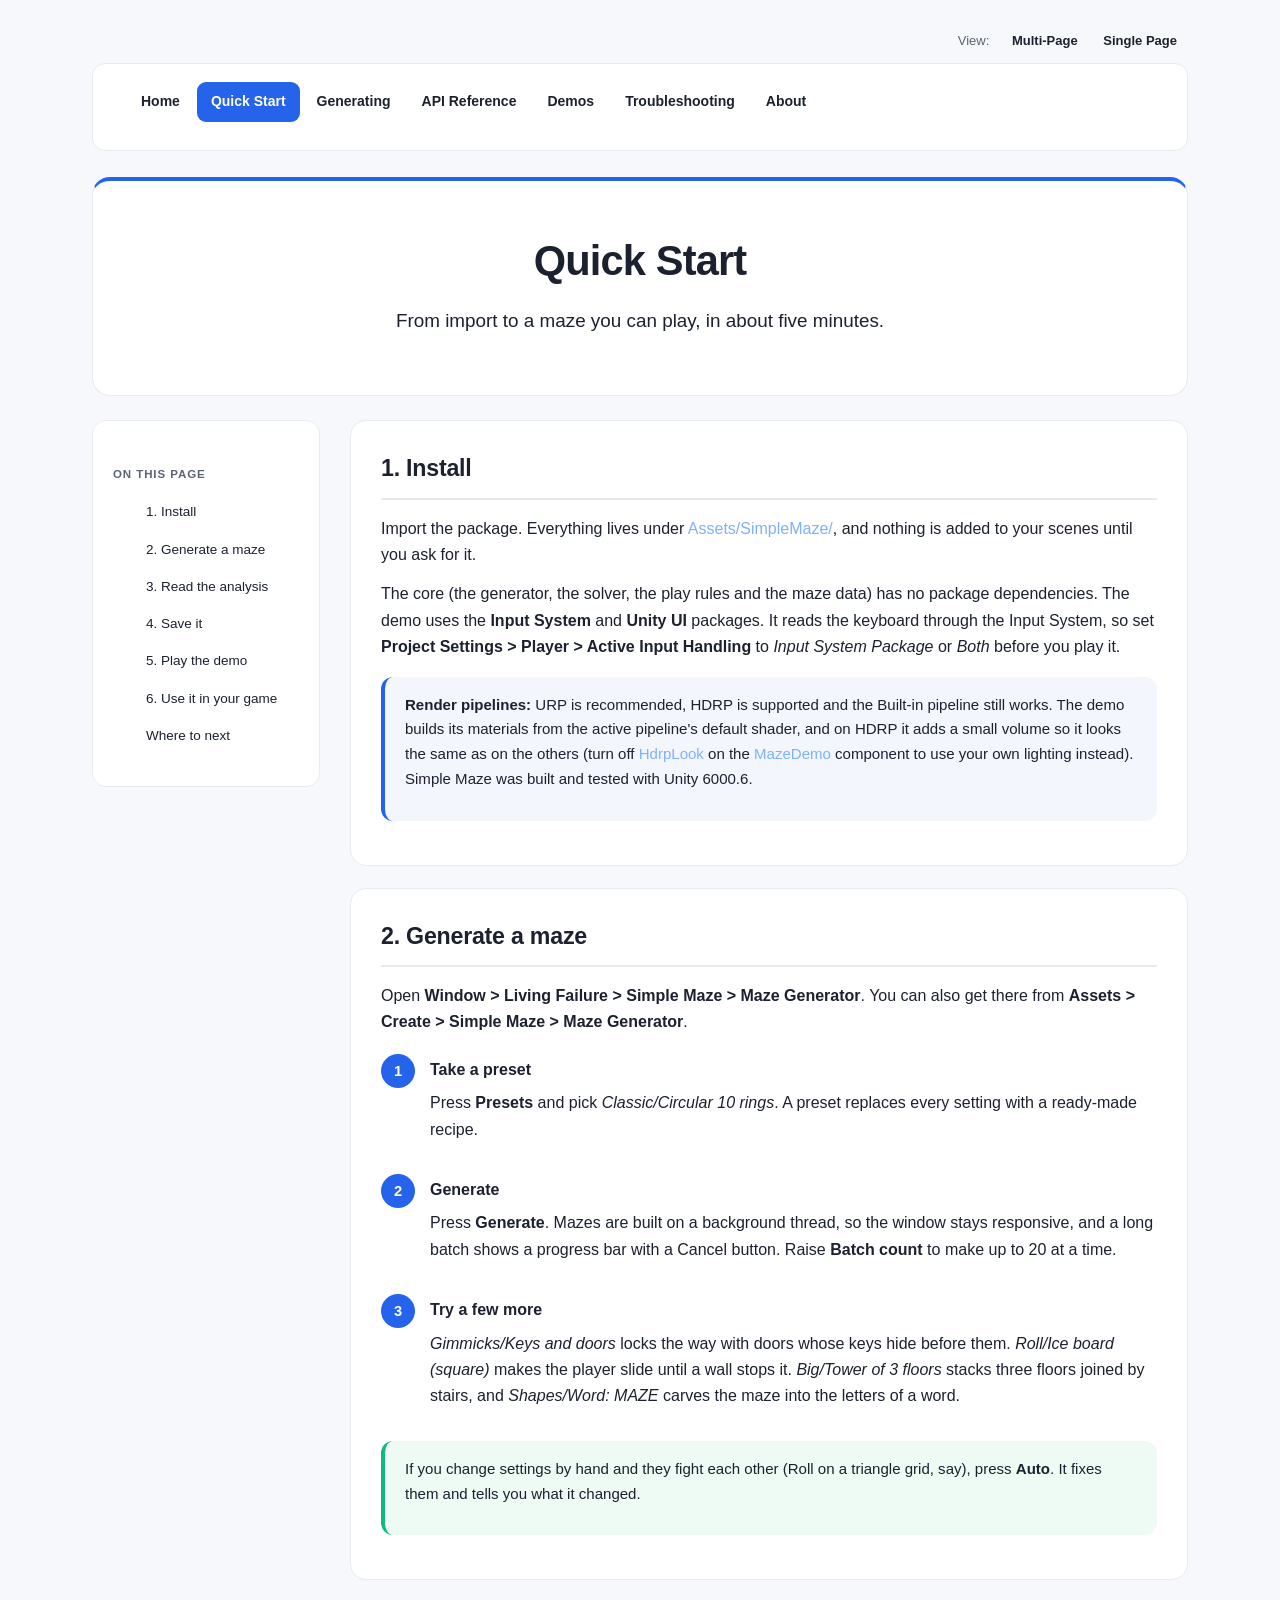
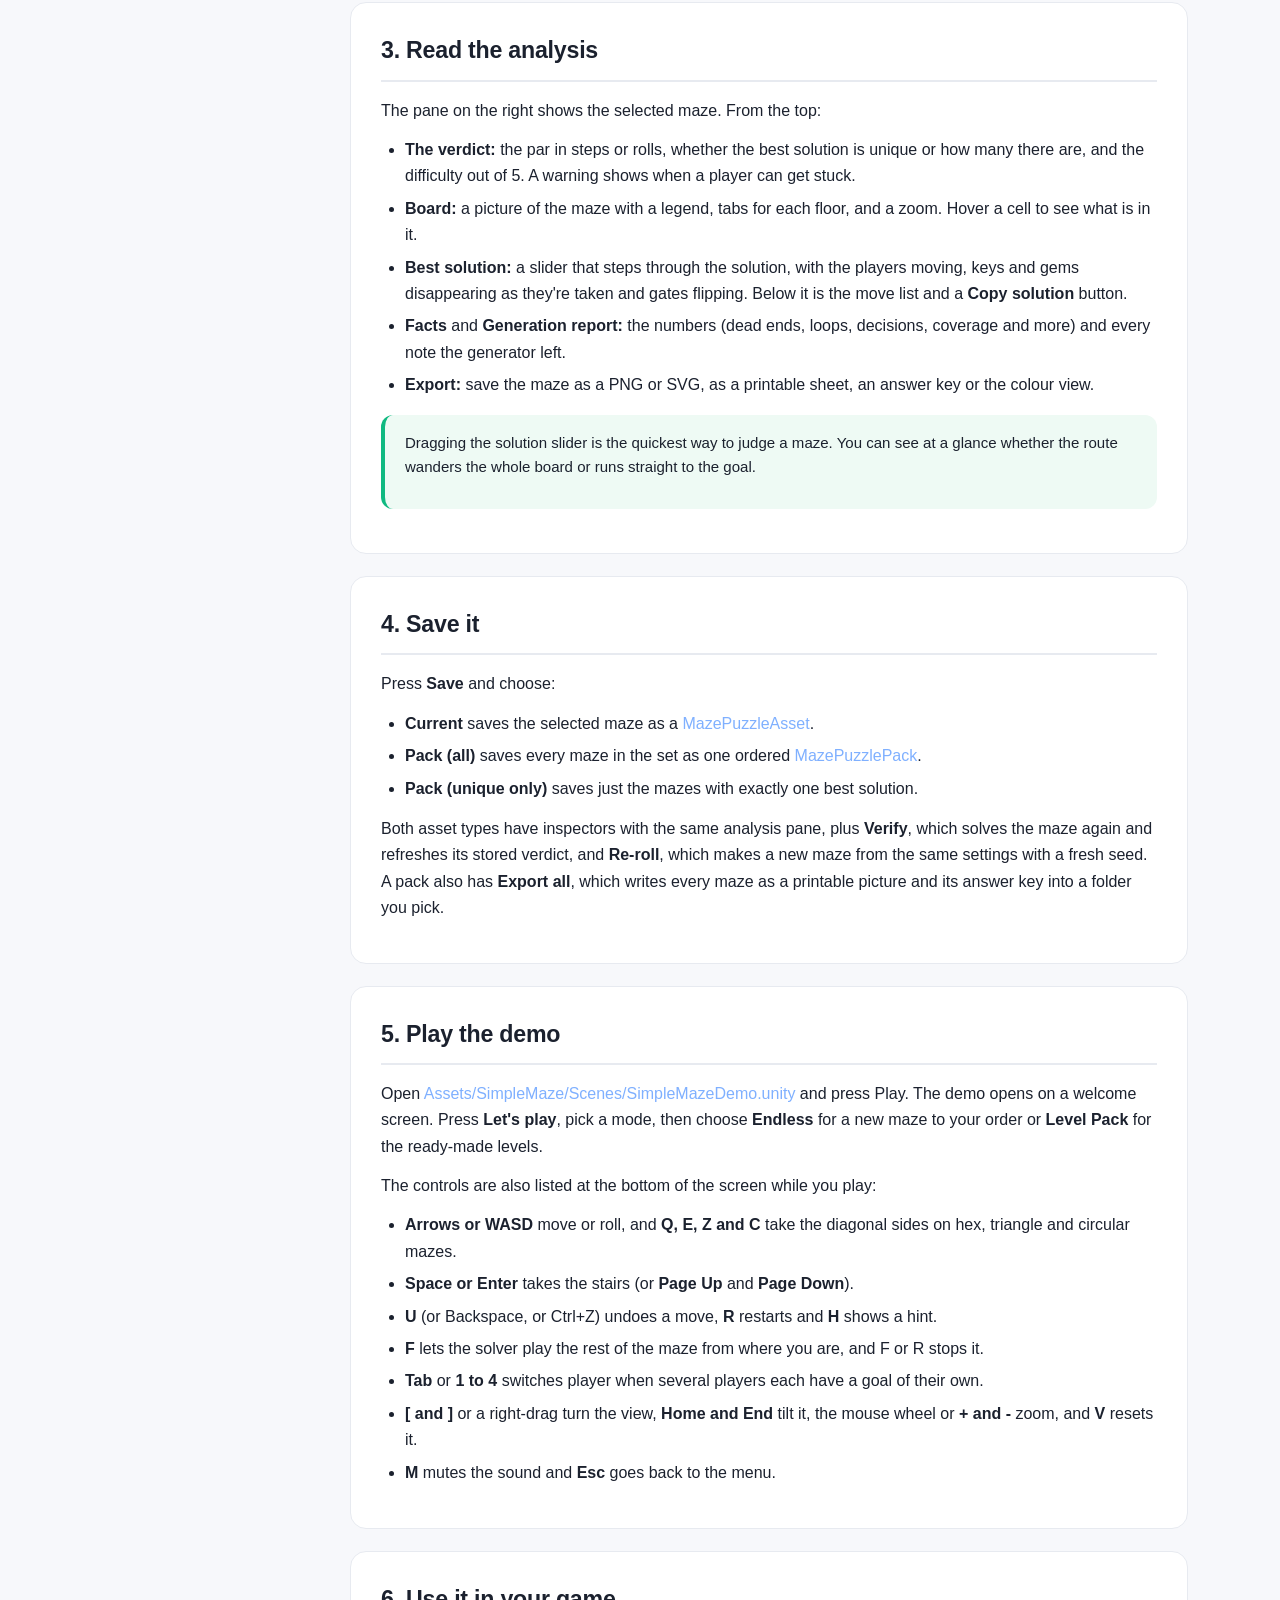
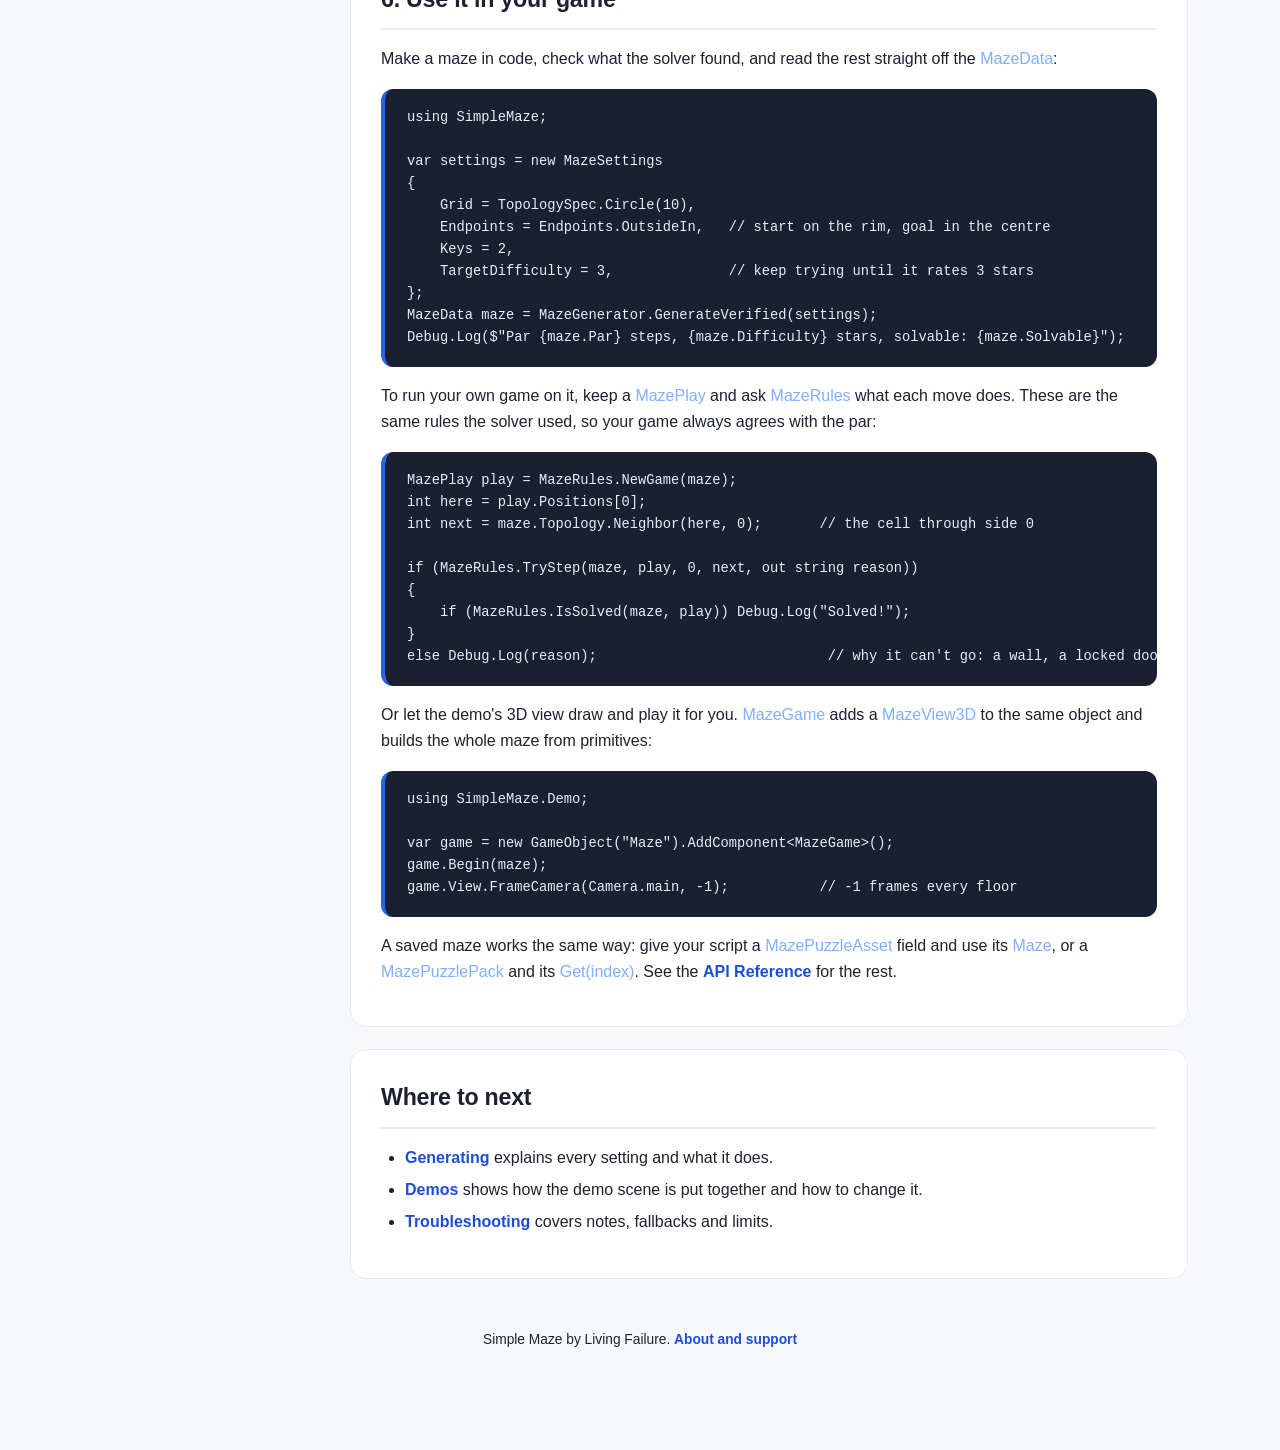
<file: quick-start.html>
<!DOCTYPE html>
<html lang="en">
<head>
<meta charset="UTF-8">
<meta name="viewport" content="width=device-width, initial-scale=1.0">
<title>Simple Maze - Quick Start</title>
<link rel="stylesheet" href="assets/styles.css">
</head>
<body>
<div class="page-wrap">

  <div class="format-selector" id="top">
    <span class="format-label">View:</span>
    <a href="index.html" class="format-link">Multi-Page</a>
    <a href="single-page.html" class="format-link">Single Page</a>
  </div>

  <nav class="navbar"><ul>
    <li><a href="index.html">Home</a></li>
    <li><a href="quick-start.html" class="active">Quick Start</a></li>
    <li><a href="generating.html">Generating</a></li>
    <li><a href="api-reference.html">API Reference</a></li>
    <li><a href="demos.html">Demos</a></li>
    <li><a href="troubleshooting.html">Troubleshooting</a></li>
    <li><a href="about.html">About</a></li>
  </ul></nav>

  <div class="hero">
    <h1>Quick Start</h1>
    <p class="tagline">From import to a maze you can play, in about five minutes.</p>
  </div>

  <div class="page-layout">
    <aside class="toc">
      <h3>On this page</h3>
      <ul>
        <li><a href="#install">1. Install</a></li>
        <li><a href="#generate">2. Generate a maze</a></li>
        <li><a href="#read">3. Read the analysis</a></li>
        <li><a href="#save">4. Save it</a></li>
        <li><a href="#play">5. Play the demo</a></li>
        <li><a href="#own">6. Use it in your game</a></li>
        <li><a href="#next">Where to next</a></li>
      </ul>
    </aside>
    <main class="content">

      <div class="section">
        <h2 id="install">1. Install</h2>
        <p>Import the package. Everything lives under <span class="k">Assets/SimpleMaze/</span>, and nothing is
          added to your scenes until you ask for it.</p>
        <p>The core (the generator, the solver, the play rules and the maze data) has no package dependencies. The
          demo uses the <strong>Input System</strong> and <strong>Unity UI</strong> packages. It reads the keyboard
          through the Input System, so set <strong>Project Settings &gt; Player &gt; Active Input Handling</strong>
          to <em>Input System Package</em> or <em>Both</em> before you play it.</p>
        <div class="callout info"><p><strong>Render pipelines:</strong> URP is recommended, HDRP is supported and
          the Built-in pipeline still works. The demo builds its materials from the active pipeline's default
          shader, and on HDRP it adds a small volume so it looks the same as on the others (turn off
          <span class="k">HdrpLook</span> on the <span class="k">MazeDemo</span> component to use your own
          lighting instead). Simple Maze was built and tested with Unity 6000.6.</p></div>
      </div>

      <div class="section">
        <h2 id="generate">2. Generate a maze</h2>
        <p>Open <strong>Window &gt; Living Failure &gt; Simple Maze &gt; Maze Generator</strong>. You can also
          get there from <strong>Assets &gt; Create &gt; Simple Maze &gt; Maze Generator</strong>.</p>
        <div class="step"><div class="step-number">1</div><div class="step-content">
          <h4>Take a preset</h4><p>Press <strong>Presets</strong> and pick <em>Classic/Circular 10 rings</em>.
          A preset replaces every setting with a ready-made recipe.</p></div></div>
        <div class="step"><div class="step-number">2</div><div class="step-content">
          <h4>Generate</h4><p>Press <strong>Generate</strong>. Mazes are built on a background thread, so the
          window stays responsive, and a long batch shows a progress bar with a Cancel button. Raise
          <strong>Batch count</strong> to make up to 20 at a time.</p></div></div>
        <div class="step"><div class="step-number">3</div><div class="step-content">
          <h4>Try a few more</h4><p><em>Gimmicks/Keys and doors</em> locks the way with doors whose keys hide
          before them. <em>Roll/Ice board (square)</em> makes the player slide until a wall stops it.
          <em>Big/Tower of 3 floors</em> stacks three floors joined by stairs, and <em>Shapes/Word: MAZE</em>
          carves the maze into the letters of a word.</p></div></div>
        <div class="callout tip"><p>If you change settings by hand and they fight each other (Roll on a triangle
          grid, say), press <strong>Auto</strong>. It fixes them and tells you what it changed.</p></div>
      </div>

      <div class="section">
        <h2 id="read">3. Read the analysis</h2>
        <p>The pane on the right shows the selected maze. From the top:</p>
        <ul>
          <li><strong>The verdict:</strong> the par in steps or rolls, whether the best solution is unique or how
            many there are, and the difficulty out of 5. A warning shows when a player can get stuck.</li>
          <li><strong>Board:</strong> a picture of the maze with a legend, tabs for each floor, and a zoom.
            Hover a cell to see what is in it.</li>
          <li><strong>Best solution:</strong> a slider that steps through the solution, with the players moving,
            keys and gems disappearing as they're taken and gates flipping. Below it is the move list and a
            <strong>Copy solution</strong> button.</li>
          <li><strong>Facts</strong> and <strong>Generation report:</strong> the numbers (dead ends, loops,
            decisions, coverage and more) and every note the generator left.</li>
          <li><strong>Export:</strong> save the maze as a PNG or SVG, as a printable sheet, an answer key or
            the colour view.</li>
        </ul>
        <div class="callout tip"><p>Dragging the solution slider is the quickest way to judge a maze. You can see
          at a glance whether the route wanders the whole board or runs straight to the goal.</p></div>
      </div>

      <div class="section">
        <h2 id="save">4. Save it</h2>
        <p>Press <strong>Save</strong> and choose:</p>
        <ul>
          <li><strong>Current</strong> saves the selected maze as a <span class="k">MazePuzzleAsset</span>.</li>
          <li><strong>Pack (all)</strong> saves every maze in the set as one ordered
            <span class="k">MazePuzzlePack</span>.</li>
          <li><strong>Pack (unique only)</strong> saves just the mazes with exactly one best solution.</li>
        </ul>
        <p>Both asset types have inspectors with the same analysis pane, plus <strong>Verify</strong>, which
          solves the maze again and refreshes its stored verdict, and <strong>Re-roll</strong>, which makes a new
          maze from the same settings with a fresh seed. A pack also has <strong>Export all</strong>, which writes
          every maze as a printable picture and its answer key into a folder you pick.</p>
      </div>

      <div class="section">
        <h2 id="play">5. Play the demo</h2>
        <p>Open <span class="k">Assets/SimpleMaze/Scenes/SimpleMazeDemo.unity</span> and press Play. The demo opens
          on a welcome screen. Press <strong>Let's play</strong>, pick a mode, then choose
          <strong>Endless</strong> for a new maze to your order or <strong>Level Pack</strong> for the ready-made
          levels.</p>
        <p>The controls are also listed at the bottom of the screen while you play:</p>
        <ul>
          <li><strong>Arrows or WASD</strong> move or roll, and <strong>Q, E, Z and C</strong> take the diagonal
            sides on hex, triangle and circular mazes.</li>
          <li><strong>Space or Enter</strong> takes the stairs (or <strong>Page Up</strong> and
            <strong>Page Down</strong>).</li>
          <li><strong>U</strong> (or Backspace, or Ctrl+Z) undoes a move, <strong>R</strong> restarts and
            <strong>H</strong> shows a hint.</li>
          <li><strong>F</strong> lets the solver play the rest of the maze from where you are, and F or R stops
            it.</li>
          <li><strong>Tab</strong> or <strong>1 to 4</strong> switches player when several players each have a
            goal of their own.</li>
          <li><strong>[ and ]</strong> or a right-drag turn the view, <strong>Home and End</strong> tilt it, the
            mouse wheel or <strong>+ and -</strong> zoom, and <strong>V</strong> resets it.</li>
          <li><strong>M</strong> mutes the sound and <strong>Esc</strong> goes back to the menu.</li>
        </ul>
      </div>

      <div class="section">
        <h2 id="own">6. Use it in your game</h2>
        <p>Make a maze in code, check what the solver found, and read the rest straight off the
          <span class="k">MazeData</span>:</p>
<pre><code>using SimpleMaze;

var settings = new MazeSettings
{
    Grid = TopologySpec.Circle(10),
    Endpoints = Endpoints.OutsideIn,   // start on the rim, goal in the centre
    Keys = 2,
    TargetDifficulty = 3,              // keep trying until it rates 3 stars
};
MazeData maze = MazeGenerator.GenerateVerified(settings);
Debug.Log($"Par {maze.Par} steps, {maze.Difficulty} stars, solvable: {maze.Solvable}");</code></pre>
        <p>To run your own game on it, keep a <span class="k">MazePlay</span> and ask
          <span class="k">MazeRules</span> what each move does. These are the same rules the solver used, so your
          game always agrees with the par:</p>
<pre><code>MazePlay play = MazeRules.NewGame(maze);
int here = play.Positions[0];
int next = maze.Topology.Neighbor(here, 0);       // the cell through side 0

if (MazeRules.TryStep(maze, play, 0, next, out string reason))
{
    if (MazeRules.IsSolved(maze, play)) Debug.Log("Solved!");
}
else Debug.Log(reason);                            // why it can't go: a wall, a locked door...</code></pre>
        <p>Or let the demo's 3D view draw and play it for you. <span class="k">MazeGame</span> adds a
          <span class="k">MazeView3D</span> to the same object and builds the whole maze from primitives:</p>
<pre><code>using SimpleMaze.Demo;

var game = new GameObject("Maze").AddComponent&lt;MazeGame&gt;();
game.Begin(maze);
game.View.FrameCamera(Camera.main, -1);           // -1 frames every floor</code></pre>
        <p>A saved maze works the same way: give your script a <span class="k">MazePuzzleAsset</span> field and
          use its <span class="k">Maze</span>, or a <span class="k">MazePuzzlePack</span> and its
          <span class="k">Get(index)</span>. See the <a href="api-reference.html">API Reference</a> for the rest.</p>
      </div>

      <div class="section">
        <h2 id="next">Where to next</h2>
        <ul>
          <li><a href="generating.html">Generating</a> explains every setting and what it does.</li>
          <li><a href="demos.html">Demos</a> shows how the demo scene is put together and how to change it.</li>
          <li><a href="troubleshooting.html">Troubleshooting</a> covers notes, fallbacks and limits.</li>
        </ul>
      </div>

    </main>
  </div>

  <div class="footer">
    <p>Simple Maze by Living Failure. <a href="about.html">About and support</a></p>
  </div>

</div>
</body>
</html>
</file>
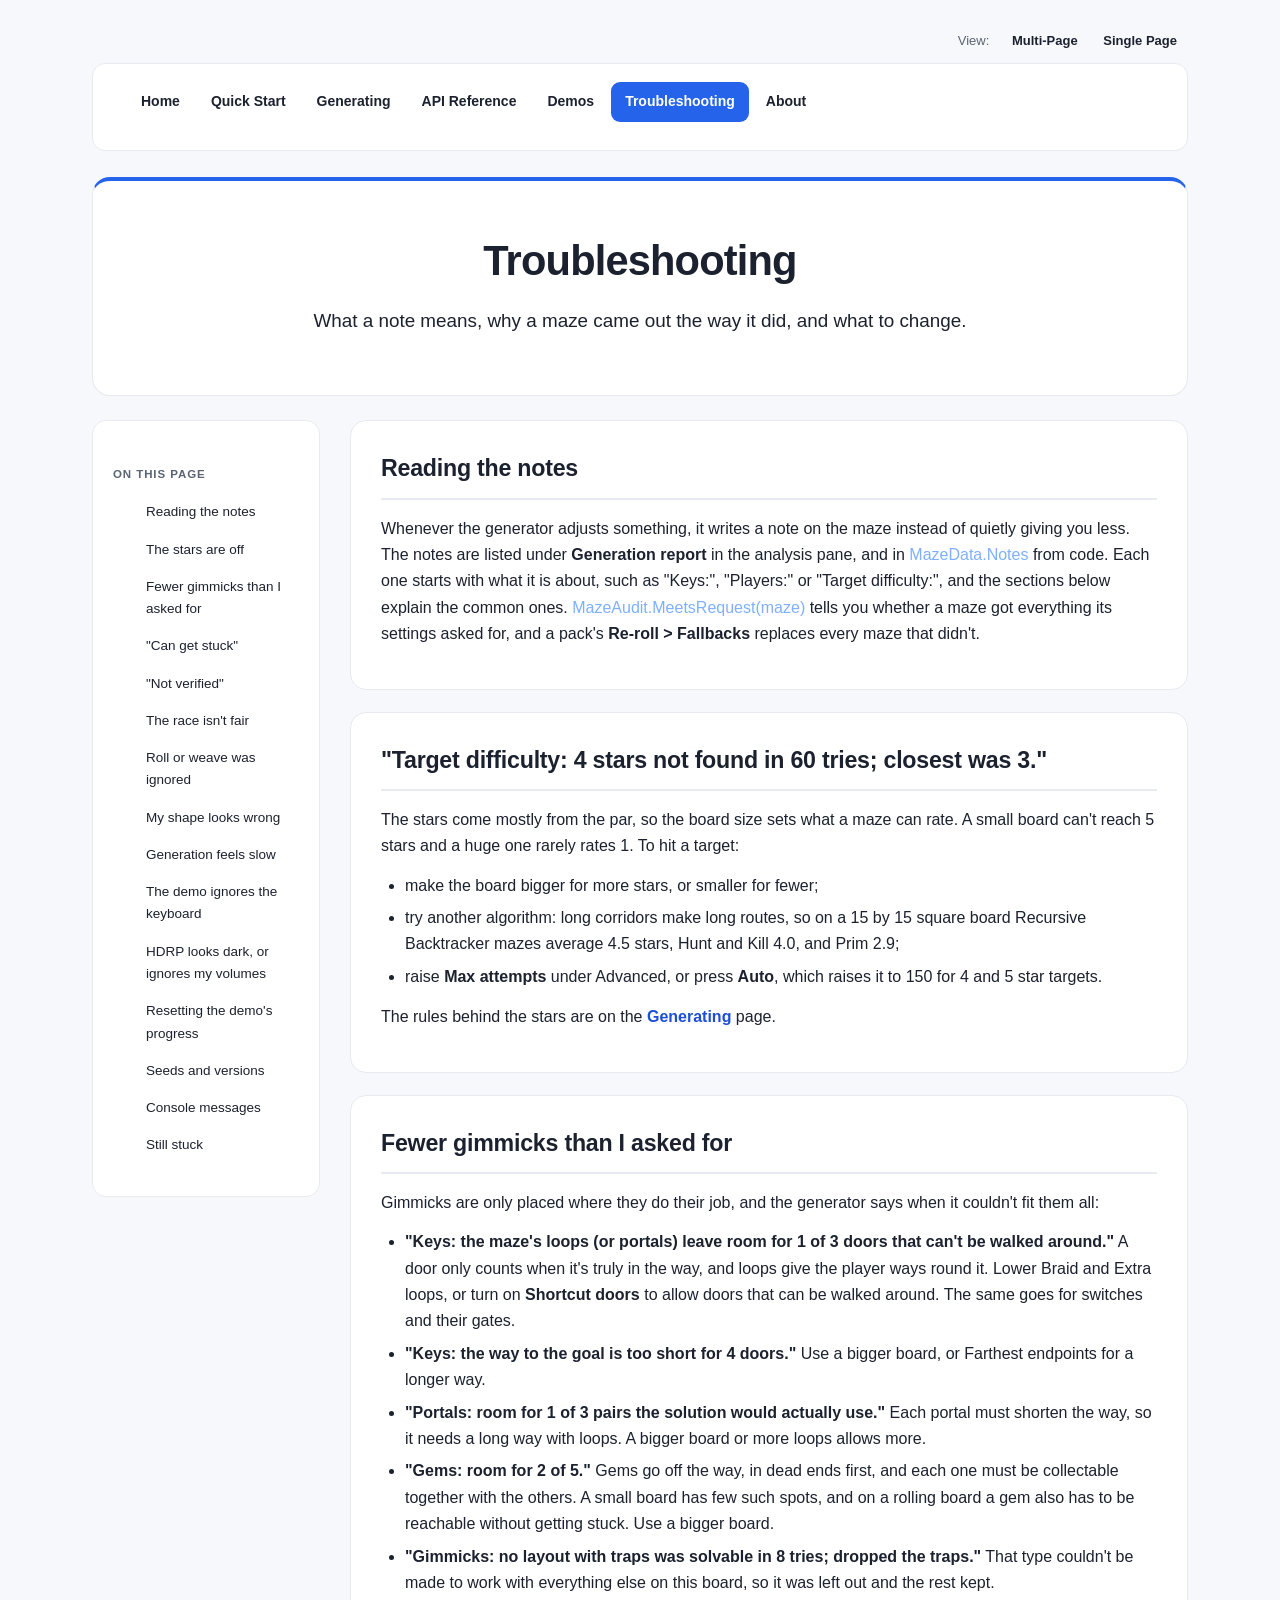
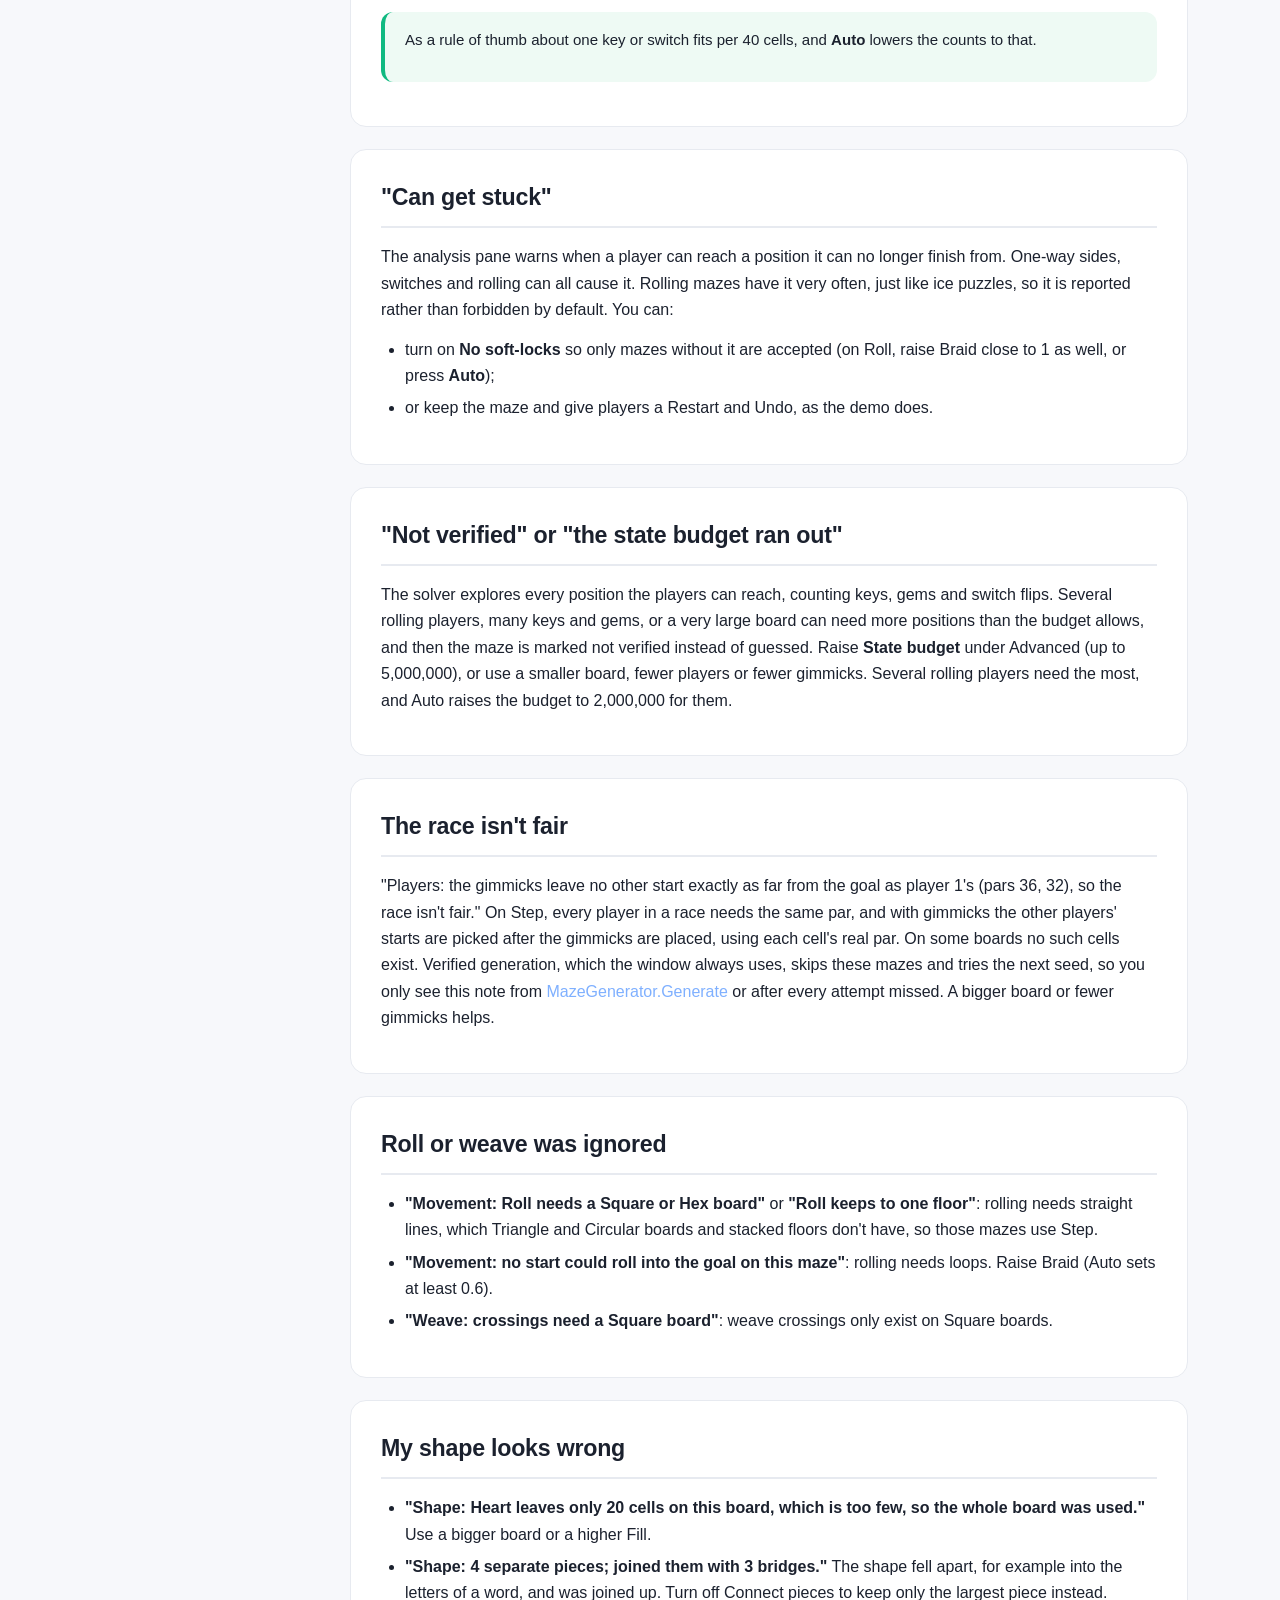
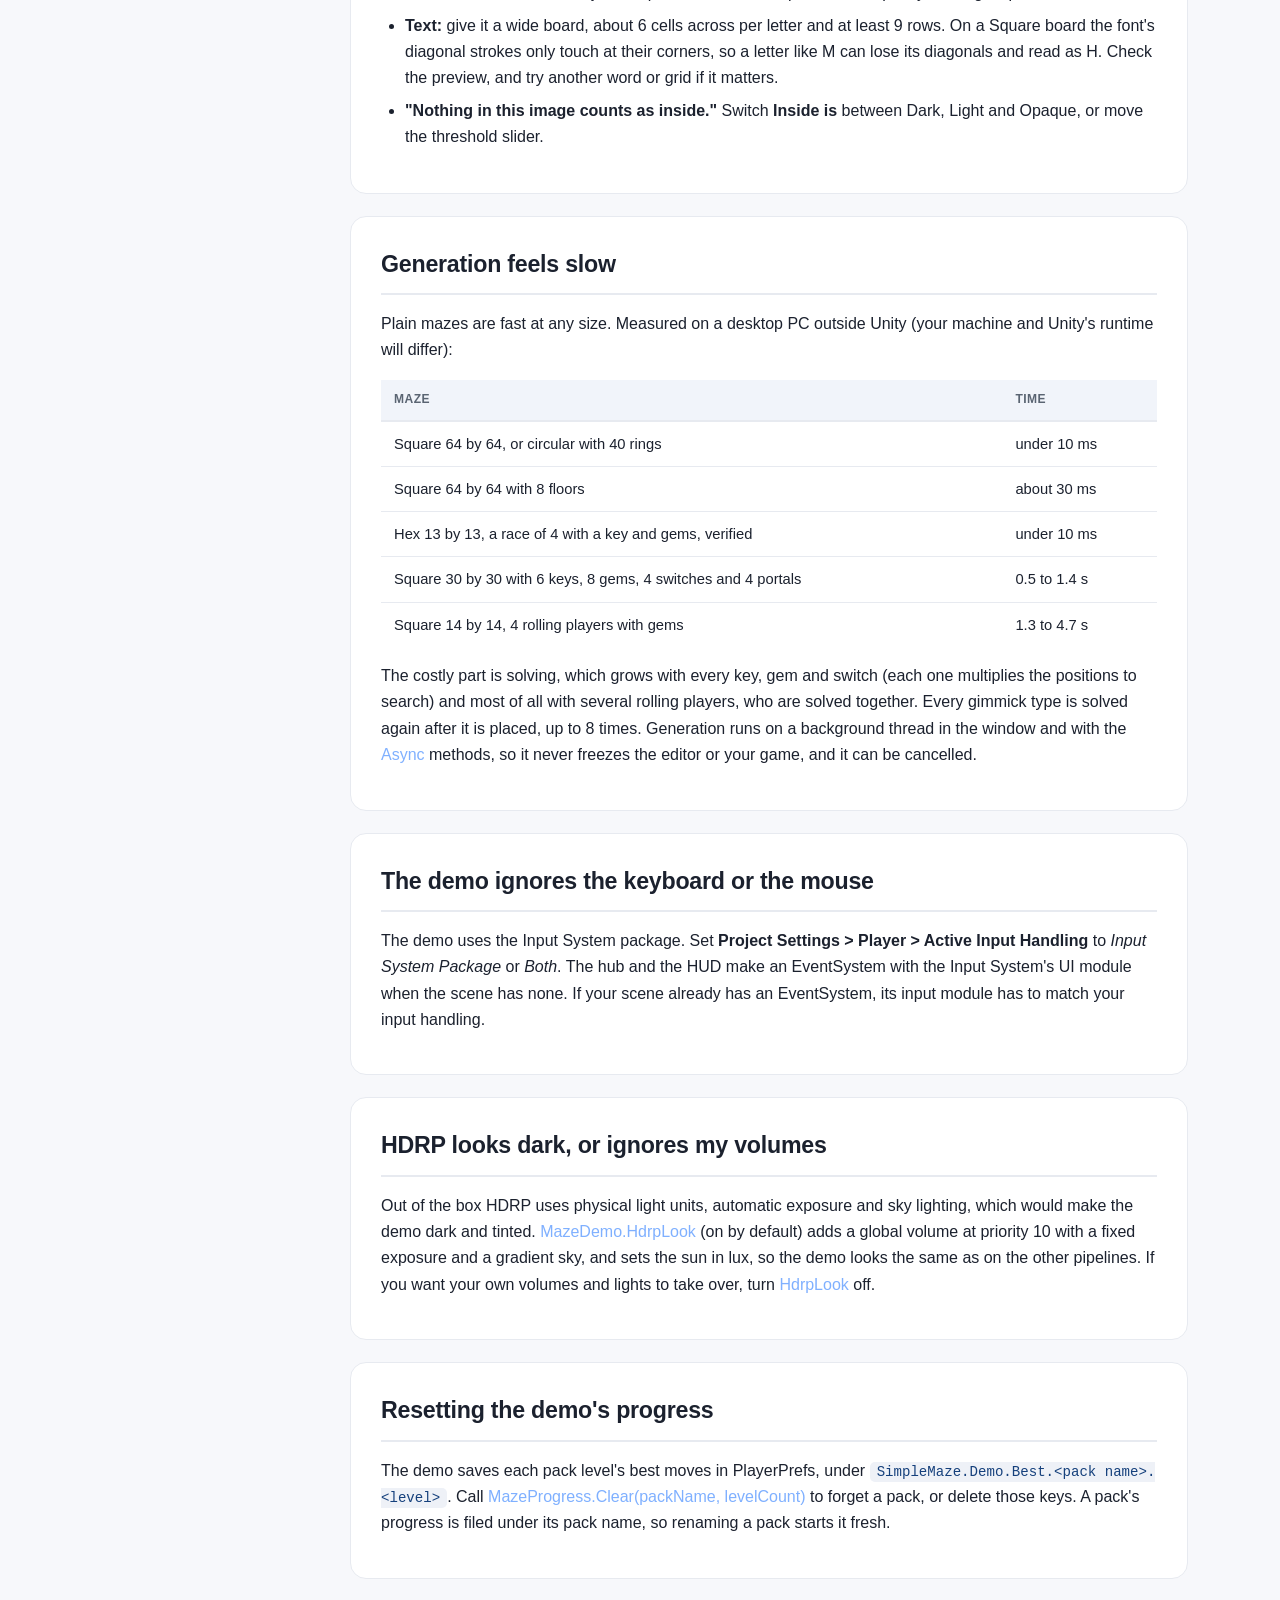
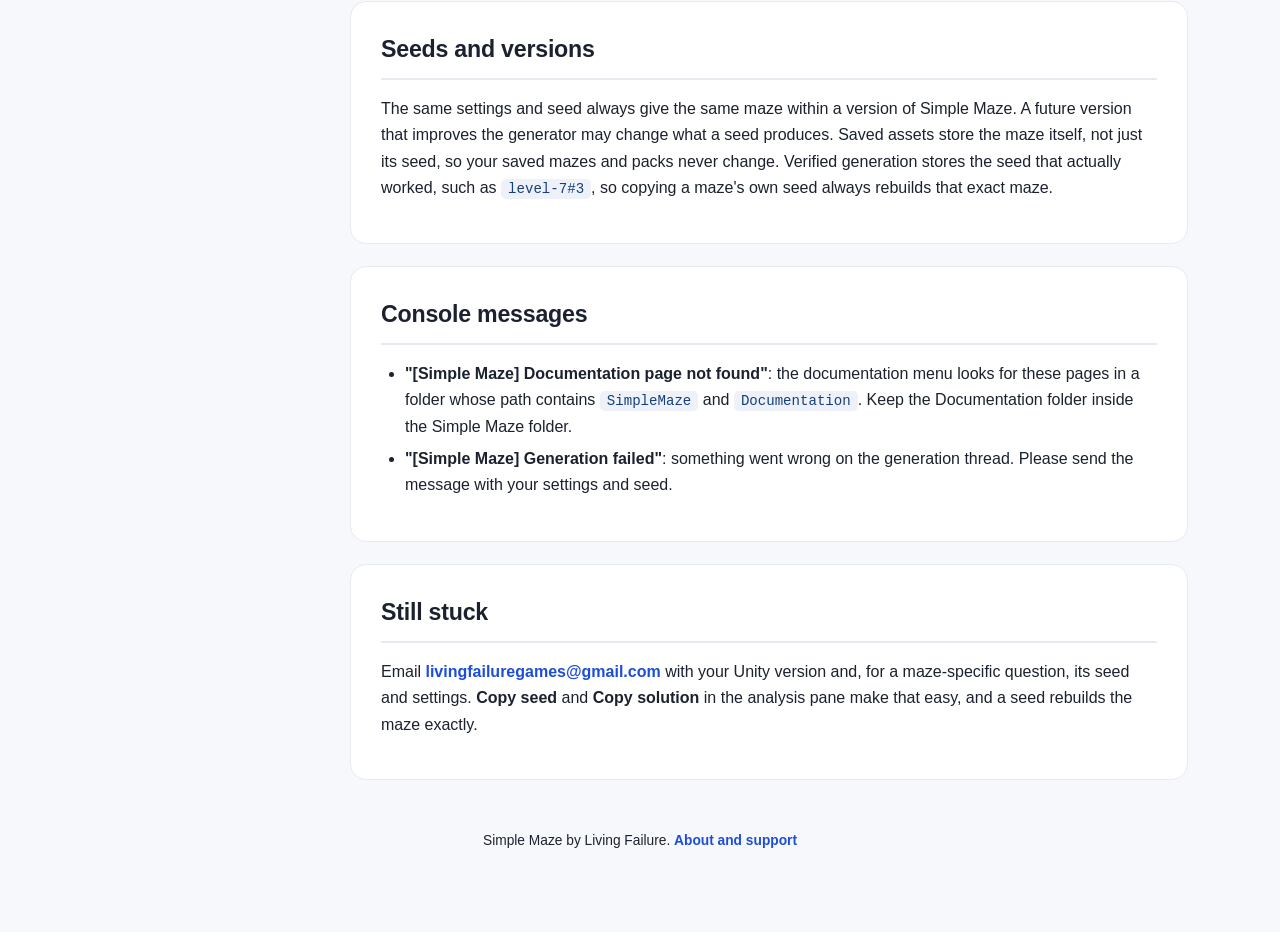
<file: troubleshooting.html>
<!DOCTYPE html>
<html lang="en">
<head>
<meta charset="UTF-8">
<meta name="viewport" content="width=device-width, initial-scale=1.0">
<title>Simple Maze - Troubleshooting</title>
<link rel="stylesheet" href="assets/styles.css">
</head>
<body>
<div class="page-wrap">

  <div class="format-selector" id="top">
    <span class="format-label">View:</span>
    <a href="index.html" class="format-link">Multi-Page</a>
    <a href="single-page.html" class="format-link">Single Page</a>
  </div>

  <nav class="navbar"><ul>
    <li><a href="index.html">Home</a></li>
    <li><a href="quick-start.html">Quick Start</a></li>
    <li><a href="generating.html">Generating</a></li>
    <li><a href="api-reference.html">API Reference</a></li>
    <li><a href="demos.html">Demos</a></li>
    <li><a href="troubleshooting.html" class="active">Troubleshooting</a></li>
    <li><a href="about.html">About</a></li>
  </ul></nav>

  <div class="hero">
    <h1>Troubleshooting</h1>
    <p class="tagline">What a note means, why a maze came out the way it did, and what to change.</p>
  </div>

  <div class="page-layout">
    <aside class="toc">
      <h3>On this page</h3>
      <ul>
        <li><a href="#notes">Reading the notes</a></li>
        <li><a href="#stars">The stars are off</a></li>
        <li><a href="#fewer">Fewer gimmicks than I asked for</a></li>
        <li><a href="#stuck">"Can get stuck"</a></li>
        <li><a href="#verified">"Not verified"</a></li>
        <li><a href="#race">The race isn't fair</a></li>
        <li><a href="#step">Roll or weave was ignored</a></li>
        <li><a href="#shape">My shape looks wrong</a></li>
        <li><a href="#slow">Generation feels slow</a></li>
        <li><a href="#keys">The demo ignores the keyboard</a></li>
        <li><a href="#hdrp">HDRP looks dark, or ignores my volumes</a></li>
        <li><a href="#progress">Resetting the demo's progress</a></li>
        <li><a href="#seeds">Seeds and versions</a></li>
        <li><a href="#console">Console messages</a></li>
        <li><a href="#ask">Still stuck</a></li>
      </ul>
    </aside>
    <main class="content">

      <div class="section">
        <h2 id="notes">Reading the notes</h2>
        <p>Whenever the generator adjusts something, it writes a note on the maze instead of quietly giving you less.
          The notes are listed under <strong>Generation report</strong> in the analysis pane, and in
          <span class="k">MazeData.Notes</span> from code. Each one starts with what it is about, such as "Keys:",
          "Players:" or "Target difficulty:", and the sections below explain the common ones.
          <span class="k">MazeAudit.MeetsRequest(maze)</span> tells you whether a maze got everything its settings asked
          for, and a pack's <strong>Re-roll &gt; Fallbacks</strong> replaces every maze that didn't.</p>
      </div>

      <div class="section">
        <h2 id="stars">"Target difficulty: 4 stars not found in 60 tries; closest was 3."</h2>
        <p>The stars come mostly from the par, so the board size sets what a maze can rate. A small board can't reach 5
          stars and a huge one rarely rates 1. To hit a target:</p>
        <ul>
          <li>make the board bigger for more stars, or smaller for fewer;</li>
          <li>try another algorithm: long corridors make long routes, so on a 15 by 15 square board Recursive Backtracker
            mazes average 4.5 stars, Hunt and Kill 4.0, and Prim 2.9;</li>
          <li>raise <strong>Max attempts</strong> under Advanced, or press <strong>Auto</strong>, which raises it to 150
            for 4 and 5 star targets.</li>
        </ul>
        <p>The rules behind the stars are on the <a href="generating.html#stars">Generating</a> page.</p>
      </div>

      <div class="section">
        <h2 id="fewer">Fewer gimmicks than I asked for</h2>
        <p>Gimmicks are only placed where they do their job, and the generator says when it couldn't fit them all:</p>
        <ul>
          <li><strong>"Keys: the maze's loops (or portals) leave room for 1 of 3 doors that can't be walked
            around."</strong> A door only counts when it's truly in the way, and loops give the player ways round it.
            Lower Braid and Extra loops, or turn on <strong>Shortcut doors</strong> to allow doors that can be walked
            around. The same goes for switches and their gates.</li>
          <li><strong>"Keys: the way to the goal is too short for 4 doors."</strong> Use a bigger board, or Farthest
            endpoints for a longer way.</li>
          <li><strong>"Portals: room for 1 of 3 pairs the solution would actually use."</strong> Each portal must shorten
            the way, so it needs a long way with loops. A bigger board or more loops allows more.</li>
          <li><strong>"Gems: room for 2 of 5."</strong> Gems go off the way, in dead ends first, and each one must be
            collectable together with the others. A small board has few such spots, and on a rolling board a gem also has
            to be reachable without getting stuck. Use a bigger board.</li>
          <li><strong>"Gimmicks: no layout with traps was solvable in 8 tries; dropped the traps."</strong> That type
            couldn't be made to work with everything else on this board, so it was left out and the rest kept.</li>
        </ul>
        <div class="callout tip"><p>As a rule of thumb about one key or switch fits per 40 cells, and
          <strong>Auto</strong> lowers the counts to that.</p></div>
      </div>

      <div class="section">
        <h2 id="stuck">"Can get stuck"</h2>
        <p>The analysis pane warns when a player can reach a position it can no longer finish from. One-way sides,
          switches and rolling can all cause it. Rolling mazes have it very often, just like ice puzzles, so it is
          reported rather than forbidden by default. You can:</p>
        <ul>
          <li>turn on <strong>No soft-locks</strong> so only mazes without it are accepted (on Roll, raise Braid close to
            1 as well, or press <strong>Auto</strong>);</li>
          <li>or keep the maze and give players a Restart and Undo, as the demo does.</li>
        </ul>
      </div>

      <div class="section">
        <h2 id="verified">"Not verified" or "the state budget ran out"</h2>
        <p>The solver explores every position the players can reach, counting keys, gems and switch flips. Several
          rolling players, many keys and gems, or a very large board can need more positions than the budget allows, and
          then the maze is marked not verified instead of guessed. Raise <strong>State budget</strong> under Advanced (up
          to 5,000,000), or use a smaller board, fewer players or fewer gimmicks. Several rolling players need the most,
          and Auto raises the budget to 2,000,000 for them.</p>
      </div>

      <div class="section">
        <h2 id="race">The race isn't fair</h2>
        <p>"Players: the gimmicks leave no other start exactly as far from the goal as player 1's (pars 36, 32), so the
          race isn't fair." On Step, every player in a race needs the same par, and with gimmicks the other players' starts are
          picked after the gimmicks are placed, using each cell's real par. On some boards no such cells exist. Verified
          generation, which the window always uses, skips these mazes and tries the next seed, so you only see this note
          from <span class="k">MazeGenerator.Generate</span> or after every attempt missed. A bigger board or fewer
          gimmicks helps.</p>
      </div>

      <div class="section">
        <h2 id="step">Roll or weave was ignored</h2>
        <ul>
          <li><strong>"Movement: Roll needs a Square or Hex board"</strong> or <strong>"Roll keeps to one
            floor"</strong>: rolling needs straight lines, which Triangle and Circular boards and stacked floors don't
            have, so those mazes use Step.</li>
          <li><strong>"Movement: no start could roll into the goal on this maze"</strong>: rolling needs loops. Raise
            Braid (Auto sets at least 0.6).</li>
          <li><strong>"Weave: crossings need a Square board"</strong>: weave crossings only exist on Square
            boards.</li>
        </ul>
      </div>

      <div class="section">
        <h2 id="shape">My shape looks wrong</h2>
        <ul>
          <li><strong>"Shape: Heart leaves only 20 cells on this board, which is too few, so the whole board was
            used."</strong> Use a bigger board or a higher Fill.</li>
          <li><strong>"Shape: 4 separate pieces; joined them with 3 bridges."</strong> The shape fell apart, for example
            into the letters of a word, and was joined up. Turn off Connect pieces to keep only the largest piece
            instead.</li>
          <li><strong>Text:</strong> give it a wide board, about 6 cells across per letter and at least 9 rows. On a Square
            board the font's diagonal strokes only touch at their corners, so a letter like M can lose its diagonals and
            read as H. Check the preview, and try another word or grid if it matters.</li>
          <li><strong>"Nothing in this image counts as inside."</strong> Switch <strong>Inside is</strong> between Dark,
            Light and Opaque, or move the threshold slider.</li>
        </ul>
      </div>

      <div class="section">
        <h2 id="slow">Generation feels slow</h2>
        <p>Plain mazes are fast at any size. Measured on a desktop PC outside Unity (your machine and Unity's runtime
          will differ):</p>
        <table>
          <tr><th>Maze</th><th>Time</th></tr>
          <tr><td>Square 64 by 64, or circular with 40 rings</td><td>under 10 ms</td></tr>
          <tr><td>Square 64 by 64 with 8 floors</td><td>about 30 ms</td></tr>
          <tr><td>Hex 13 by 13, a race of 4 with a key and gems, verified</td><td>under 10 ms</td></tr>
          <tr><td>Square 30 by 30 with 6 keys, 8 gems, 4 switches and 4 portals</td><td>0.5 to 1.4 s</td></tr>
          <tr><td>Square 14 by 14, 4 rolling players with gems</td><td>1.3 to 4.7 s</td></tr>
        </table>
        <p>The costly part is solving, which grows with every key, gem and switch (each one multiplies the positions to
          search) and most of all with several rolling players, who are solved together. Every gimmick type is solved
          again after it is placed, up to 8 times. Generation runs on a background thread in the window and with the
          <span class="k">Async</span> methods, so it never freezes the editor or your game, and it can be
          cancelled.</p>
      </div>

      <div class="section">
        <h2 id="keys">The demo ignores the keyboard or the mouse</h2>
        <p>The demo uses the Input System package. Set <strong>Project Settings &gt; Player &gt; Active Input
          Handling</strong> to <em>Input System Package</em> or <em>Both</em>. The hub and the HUD make an EventSystem
          with the Input System's UI module when the scene has none. If your scene already has an EventSystem, its input
          module has to match your input handling.</p>
      </div>

      <div class="section">
        <h2 id="hdrp">HDRP looks dark, or ignores my volumes</h2>
        <p>Out of the box HDRP uses physical light units, automatic exposure and sky lighting, which would make the demo
          dark and tinted. <span class="k">MazeDemo.HdrpLook</span> (on by default) adds a global volume at priority 10
          with a fixed exposure and a gradient sky, and sets the sun in lux, so the demo looks the same as on the other
          pipelines. If you want your own volumes and lights to take over, turn <span class="k">HdrpLook</span> off.</p>
      </div>

      <div class="section">
        <h2 id="progress">Resetting the demo's progress</h2>
        <p>The demo saves each pack level's best moves in PlayerPrefs, under
          <code>SimpleMaze.Demo.Best.&lt;pack name&gt;.&lt;level&gt;</code>. Call
          <span class="k">MazeProgress.Clear(packName, levelCount)</span> to forget a pack, or delete those keys. A pack's
          progress is filed under its pack name, so renaming a pack starts it fresh.</p>
      </div>

      <div class="section">
        <h2 id="seeds">Seeds and versions</h2>
        <p>The same settings and seed always give the same maze within a version of Simple Maze. A future version that
          improves the generator may change what a seed produces. Saved assets store the maze itself, not just its seed,
          so your saved mazes and packs never change. Verified generation stores the seed that actually worked, such as
          <code>level-7#3</code>, so copying a maze's own seed always rebuilds that exact maze.</p>
      </div>

      <div class="section">
        <h2 id="console">Console messages</h2>
        <ul>
          <li><strong>"[Simple Maze] Documentation page not found"</strong>: the documentation menu looks for these pages
            in a folder whose path contains <code>SimpleMaze</code> and <code>Documentation</code>. Keep the
            Documentation folder inside the Simple Maze folder.</li>
          <li><strong>"[Simple Maze] Generation failed"</strong>: something went wrong on the generation thread. Please
            send the message with your settings and seed.</li>
        </ul>
      </div>

      <div class="section">
        <h2 id="ask">Still stuck</h2>
        <p>Email <a href="mailto:livingfailuregames@gmail.com">livingfailuregames@gmail.com</a> with your Unity version and,
          for a maze-specific question, its seed and settings. <strong>Copy seed</strong> and <strong>Copy
          solution</strong> in the analysis pane make that easy, and a seed rebuilds the maze exactly.</p>
      </div>

    </main>
  </div>

  <div class="footer">
    <p>Simple Maze by Living Failure. <a href="about.html">About and support</a></p>
  </div>

</div>
</body>
</html>
</file>
<file: assets/styles.css>
/* =============================================================================
   SIMPLE MAZE - Documentation Theme
   Light, high-contrast. Single blue accent (#2563eb). Dark code blocks only.
   ============================================================================= */

:root{
  --bg:#f7f8fb; --panel:#ffffff; --ink:#1b212e; --muted:#5a6472; --line:#e7eaf0;
  --accent:#2563eb; --accent-dark:#1d4ed8; --accent-soft:#eaf0ff;
  --code-bg:#1a2030; --code-ink:#e8edf6;
  --tip:#10b981; --warn:#e0a13a;
}
*{margin:0;padding:0;box-sizing:border-box}
body{font-family:-apple-system,BlinkMacSystemFont,"Segoe UI",Roboto,Helvetica,Arial,sans-serif;
  line-height:1.65; color:var(--ink); background:var(--bg); -webkit-font-smoothing:antialiased}

.page-wrap{max-width:1140px; margin:0 auto; padding:30px 22px 60px}

/* --- format selector --- */
.format-selector{text-align:right; margin-bottom:12px; font-size:13px; color:var(--muted)}
.format-label{margin-right:8px}
.format-link{color:var(--ink); text-decoration:none; padding:4px 11px; border-radius:7px; font-weight:600}
.format-link:hover{background:#e9edf5}
.format-link.active{background:var(--accent); color:#fff}

/* --- navbar (light card, accent active) --- */
.navbar{background:var(--panel); border:1px solid var(--line); border-radius:13px; margin-bottom:26px; padding:8px 10px}
.navbar ul{list-style:none; display:flex; flex-wrap:wrap; gap:3px}
.navbar a{color:var(--ink); text-decoration:none; padding:8px 14px; border-radius:9px; font-size:14px; font-weight:600; display:block}
.navbar a:hover{background:#eef1f7}
.navbar a.active{background:var(--accent); color:#fff}

/* --- hero (light) --- */
.hero{background:var(--panel); border:1px solid var(--line); border-top:4px solid var(--accent);
  border-radius:18px; padding:46px 40px; margin-bottom:24px; text-align:center}
.hero h1{font-size:2.6em; font-weight:800; letter-spacing:-.02em; color:var(--ink); border:none}
.hero .tagline{color:var(--ink); font-size:1.18em; margin-top:10px; font-weight:500}
.hero .sub-tagline{color:var(--muted); font-size:.96em; margin-top:12px; max-width:740px; margin:12px auto 0}
.hero .pill{display:inline-block; margin-top:18px; background:var(--accent-soft); color:var(--accent-dark);
  border:1px solid #cfdcff; font-weight:700; font-size:12.5px; padding:5px 13px; border-radius:999px}

/* --- layout: content + sticky TOC --- */
.page-layout{display:flex; gap:30px; align-items:flex-start}
.content{flex:1; min-width:0}
.toc{position:sticky; top:20px; width:228px; flex-shrink:0; background:var(--panel);
  border:1px solid var(--line); border-radius:14px; padding:20px}
.toc h3{font-size:11.5px; font-weight:700; text-transform:uppercase; letter-spacing:.08em; color:var(--muted); margin-bottom:12px}
.toc ul{list-style:none}
.toc li{margin-bottom:5px}
.toc a{color:var(--ink); text-decoration:none; font-size:13.5px; font-weight:500; padding:5px 9px; border-radius:7px; display:block}
.toc a:hover{background:var(--accent-soft); color:var(--accent-dark)}

/* --- section cards --- */
.section{background:var(--panel); border:1px solid var(--line); border-radius:16px;
  padding:28px 30px; margin:0 0 22px}

/* --- headings / text --- */
h1,h2{font-weight:800; letter-spacing:-.01em; color:var(--ink); margin-top:0}
h2{font-size:1.45em; padding-bottom:10px; border-bottom:2px solid var(--line); margin-bottom:16px}
h2 .accent{color:var(--accent-dark)}
h3{font-size:1.12em; font-weight:700; margin:24px 0 9px; color:var(--ink)}
h4{font-size:1em; font-weight:700; margin:18px 0 7px; color:var(--ink)}
p{margin-bottom:13px; color:var(--ink)}
a{color:var(--accent-dark); font-weight:600; text-decoration:none}
a:hover{text-decoration:underline}
.muted{color:var(--muted)}
ul,ol{margin:10px 0 14px 24px}
li{margin-bottom:6px}
strong{font-weight:700}
hr{border:none; border-top:1px solid var(--line); margin:30px 0}

/* --- feature / step cards --- */
.feature-grid{display:grid; grid-template-columns:repeat(auto-fit,minmax(280px,1fr)); gap:16px; margin-top:16px}
.feature-card{background:#fafbfe; border:1px solid var(--line); border-radius:13px; padding:20px}
.feature-card h4{margin-top:0; color:var(--accent-dark)}
.feature-card p{color:#39424f; font-size:.93em; margin-bottom:0}

.step{display:flex; gap:15px; margin:18px 0; align-items:flex-start}
.step-number{flex-shrink:0; width:34px; height:34px; background:var(--accent); color:#fff;
  border-radius:50%; display:flex; align-items:center; justify-content:center; font-weight:800; font-size:.92em}
.step-content h4{margin-top:3px}

/* --- code --- */
code{font-family:"SF Mono",ui-monospace,Menlo,Consolas,monospace; font-size:.88em;
  background:#eef1f7; padding:2px 7px; border-radius:5px; color:#15407c}
pre{background:var(--code-bg); color:var(--code-ink); padding:18px 22px; border-radius:12px;
  overflow-x:auto; margin:16px 0; border-left:4px solid var(--accent); line-height:1.6}
pre code{background:none; padding:0; color:inherit; font-size:.86em}
.k{color:#7fb0ff} .c{color:#8995ad} .s{color:#f0c674}

/* --- tables --- */
table{width:100%; border-collapse:collapse; margin:16px 0; font-size:.92em}
th{text-align:left; padding:10px 13px; background:#f1f4fa; font-weight:700; font-size:.82em;
  text-transform:uppercase; letter-spacing:.04em; color:var(--muted); border-bottom:2px solid var(--line)}
td{padding:10px 13px; border-bottom:1px solid var(--line); vertical-align:top; color:var(--ink)}
tr:last-child td{border-bottom:none}
td code{white-space:nowrap}

/* --- callouts --- */
.callout{padding:16px 20px; border-radius:12px; margin:16px 0; font-size:.94em; background:#f3f6fc}
.callout.info{border-left:4px solid var(--accent)}
.callout.tip{border-left:4px solid var(--tip); background:#eefaf4}
.callout.warning{border-left:4px solid var(--warn); background:#fdf7ea}

/* --- keys --- */
kbd{background:#fff; border:1px solid #cbd3e0; border-bottom-width:2px; border-radius:6px; padding:1px 7px; font-size:13px; font-family:inherit; color:var(--ink)}

/* --- footer --- */
.footer{text-align:center; padding:28px 0 6px; color:var(--muted); font-size:.86em}
.footer a{color:var(--accent-dark); font-weight:600}

@media(max-width:860px){
  .page-layout{flex-direction:column}
  .toc{position:static; width:100%; margin-bottom:22px}
  .feature-grid{grid-template-columns:1fr}
  .hero h1{font-size:2em}
}
</file>
